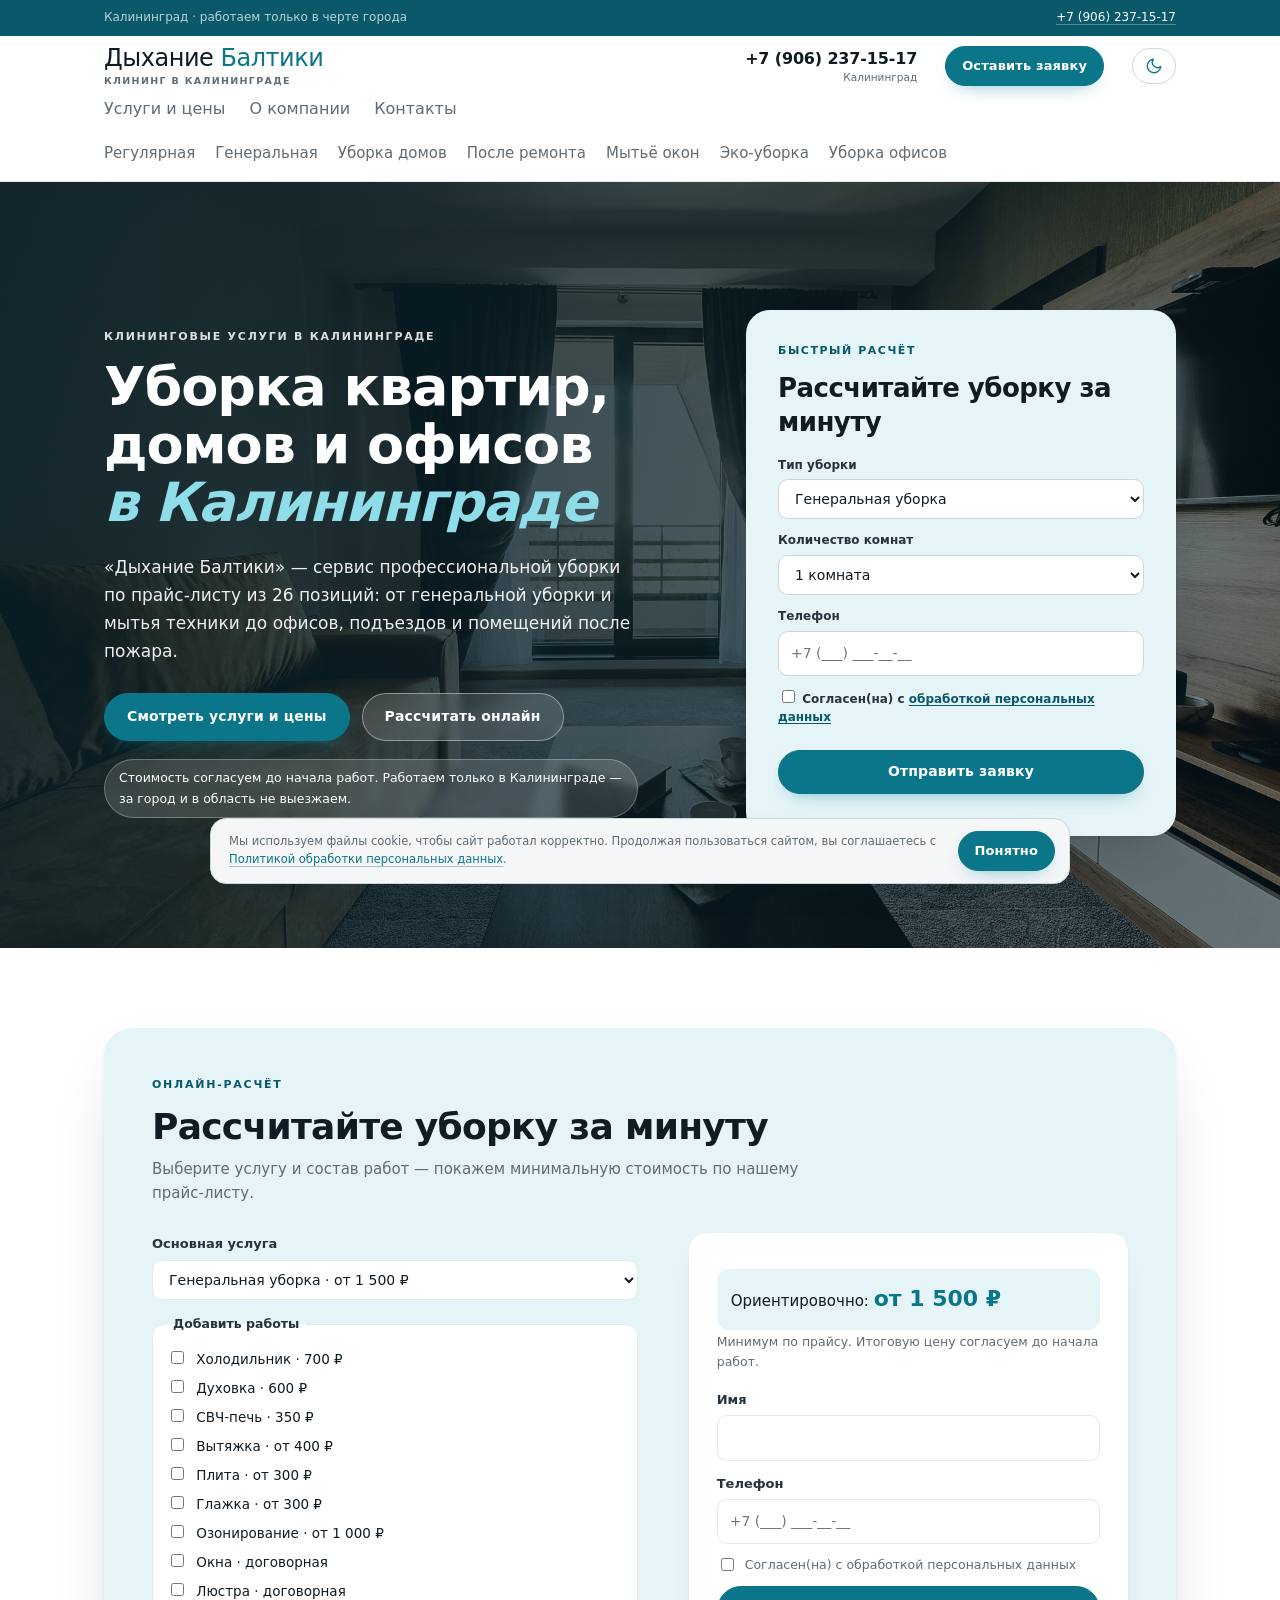
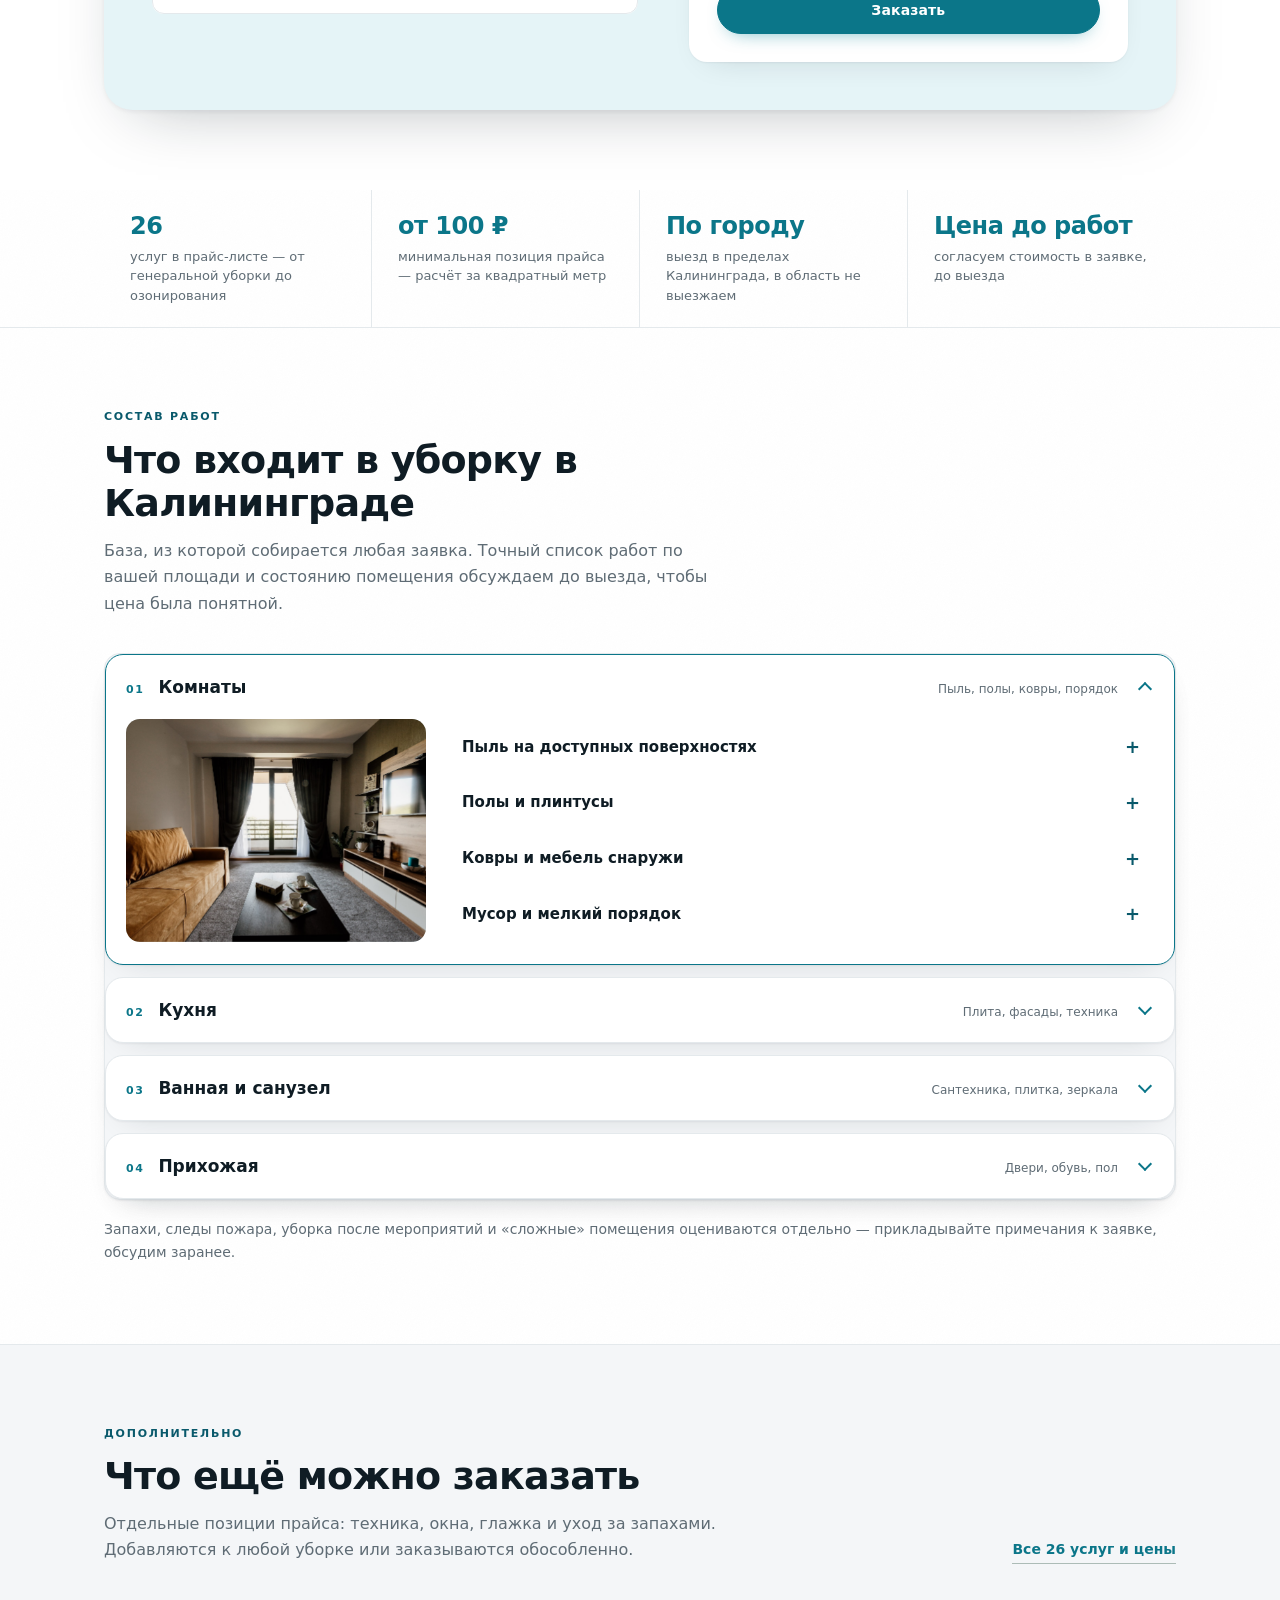
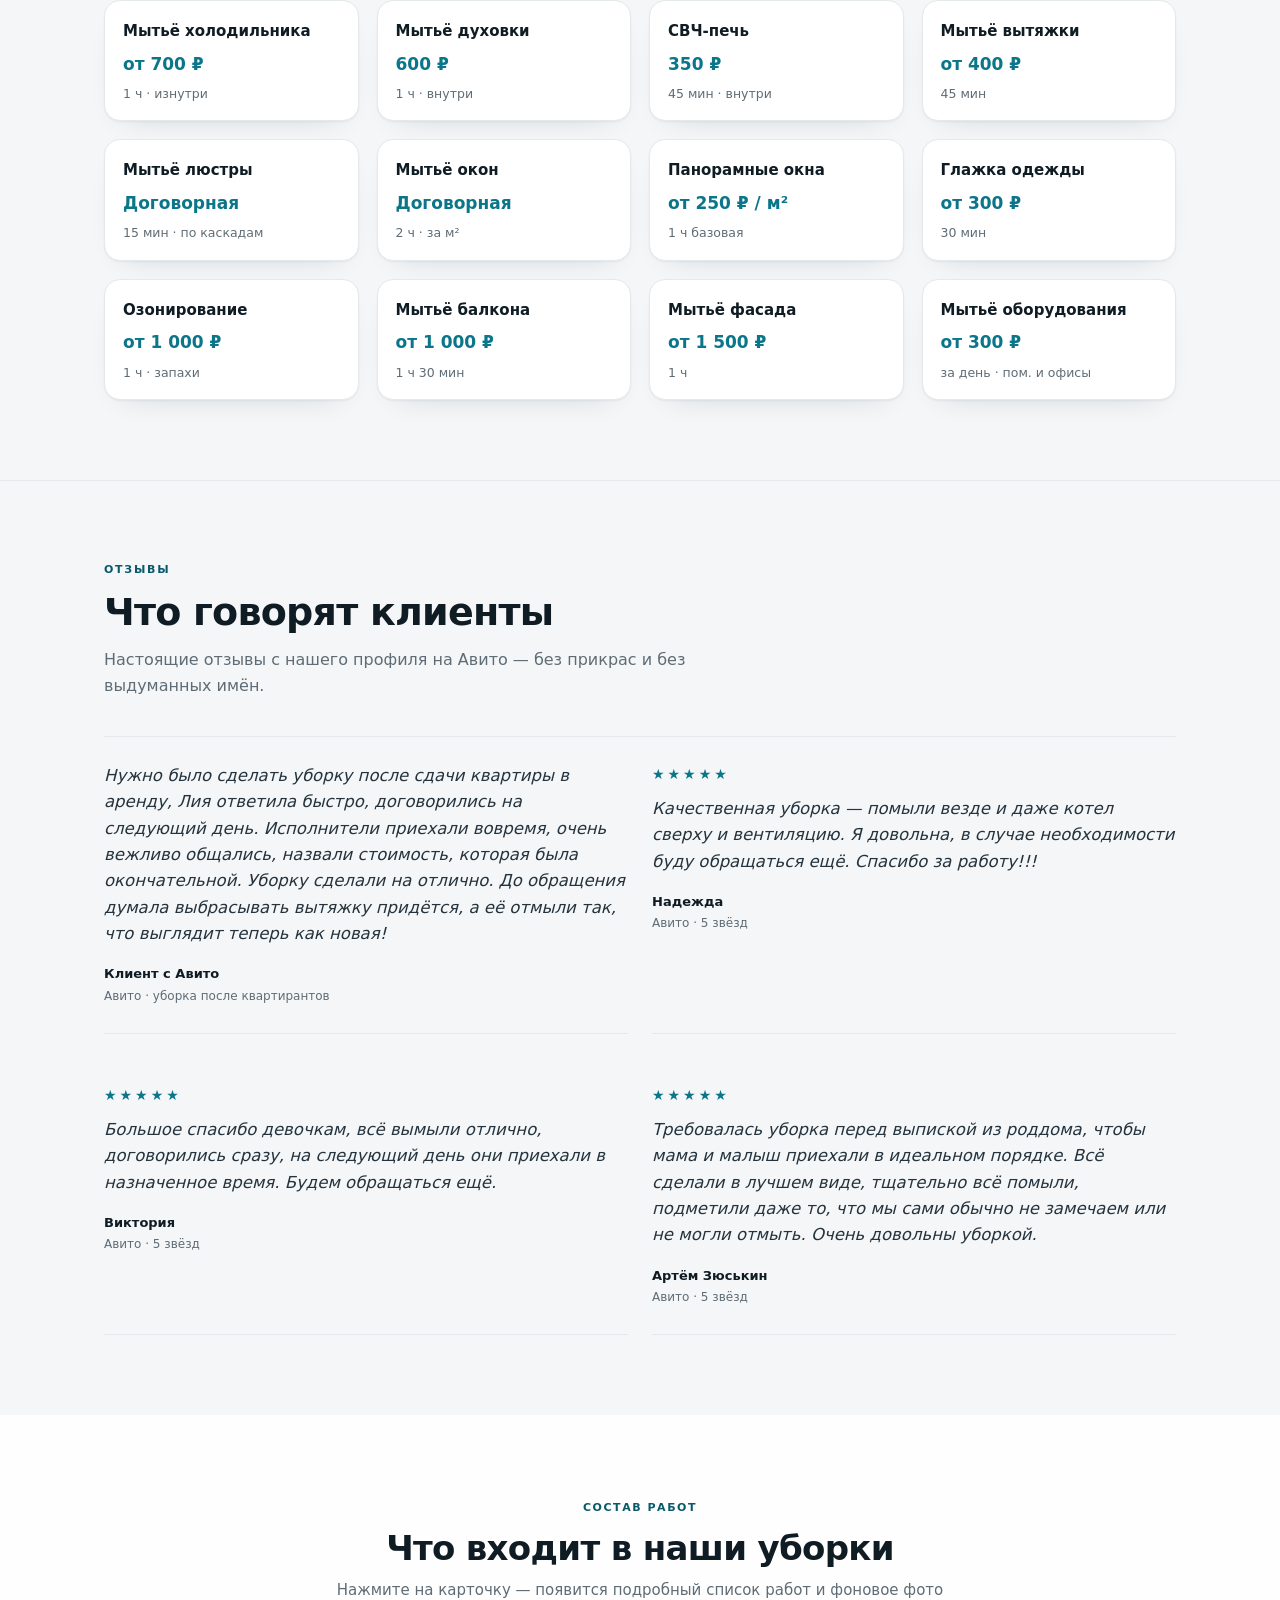
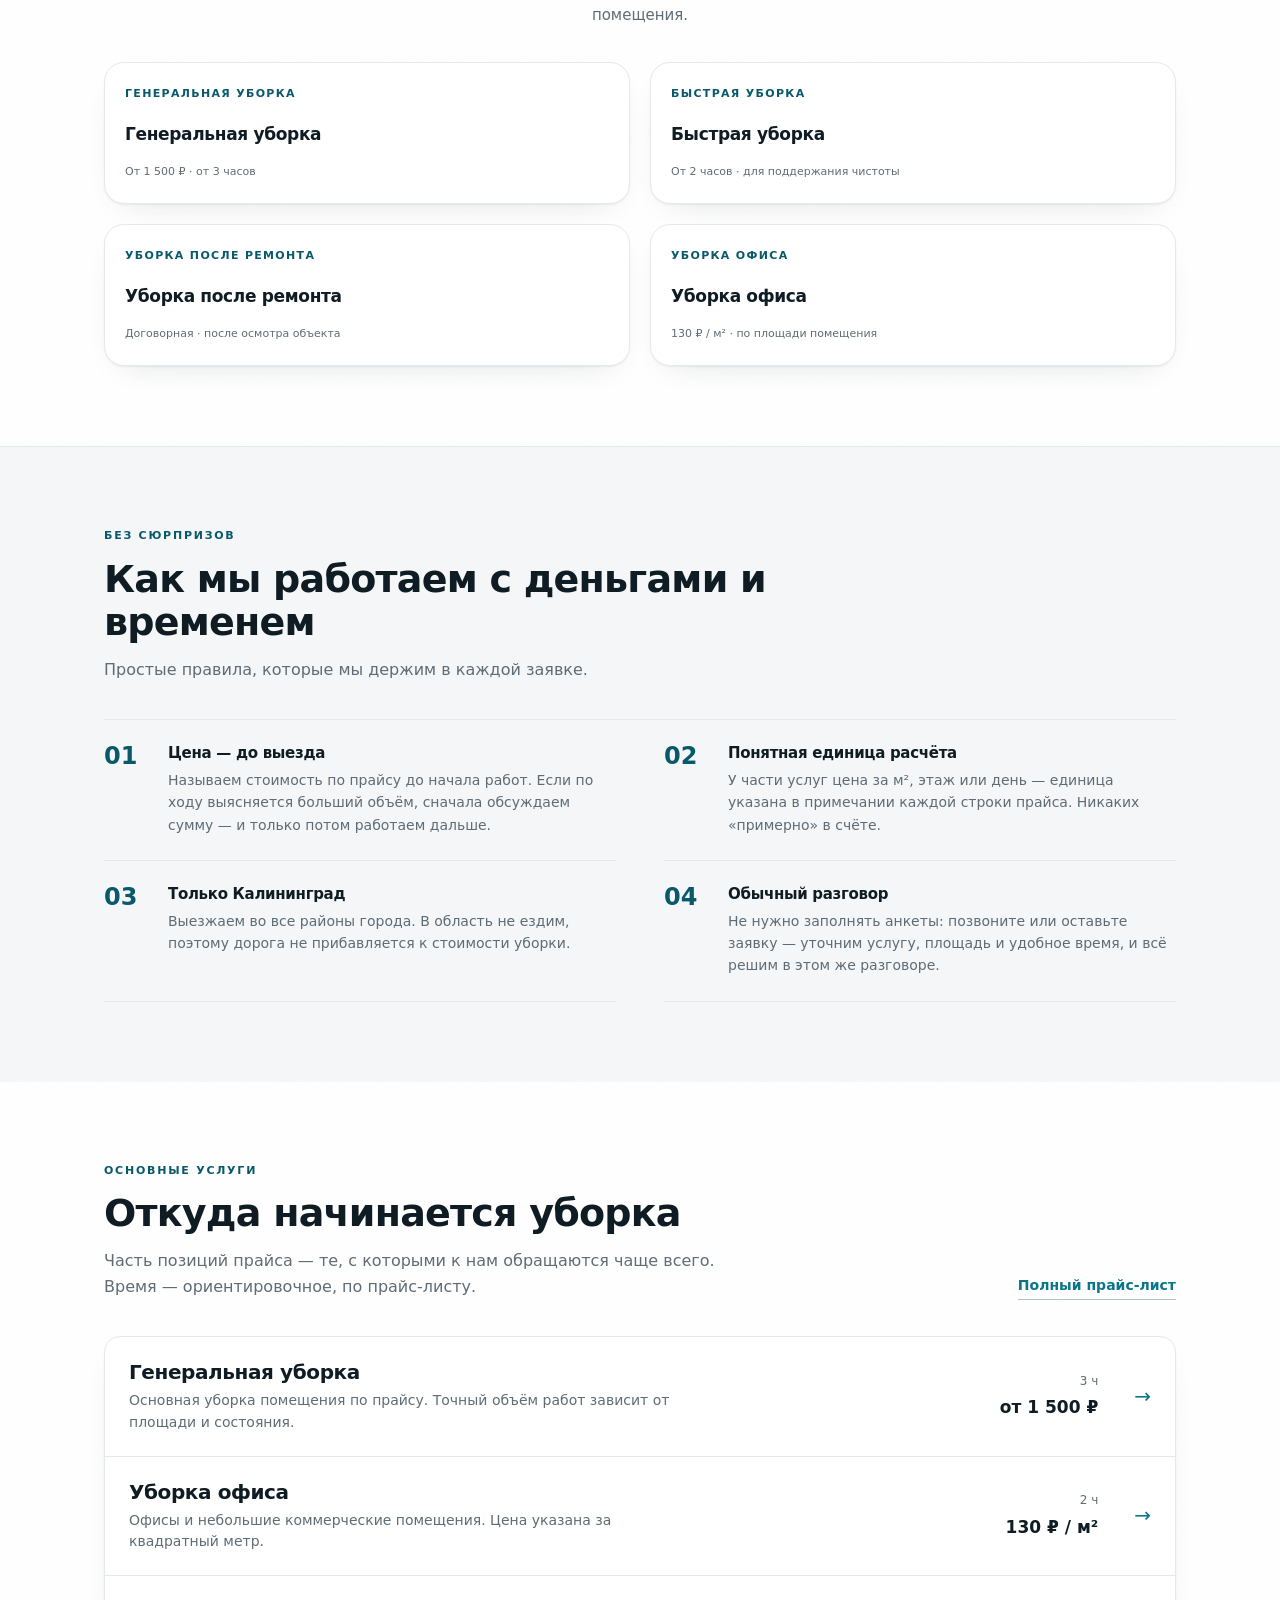
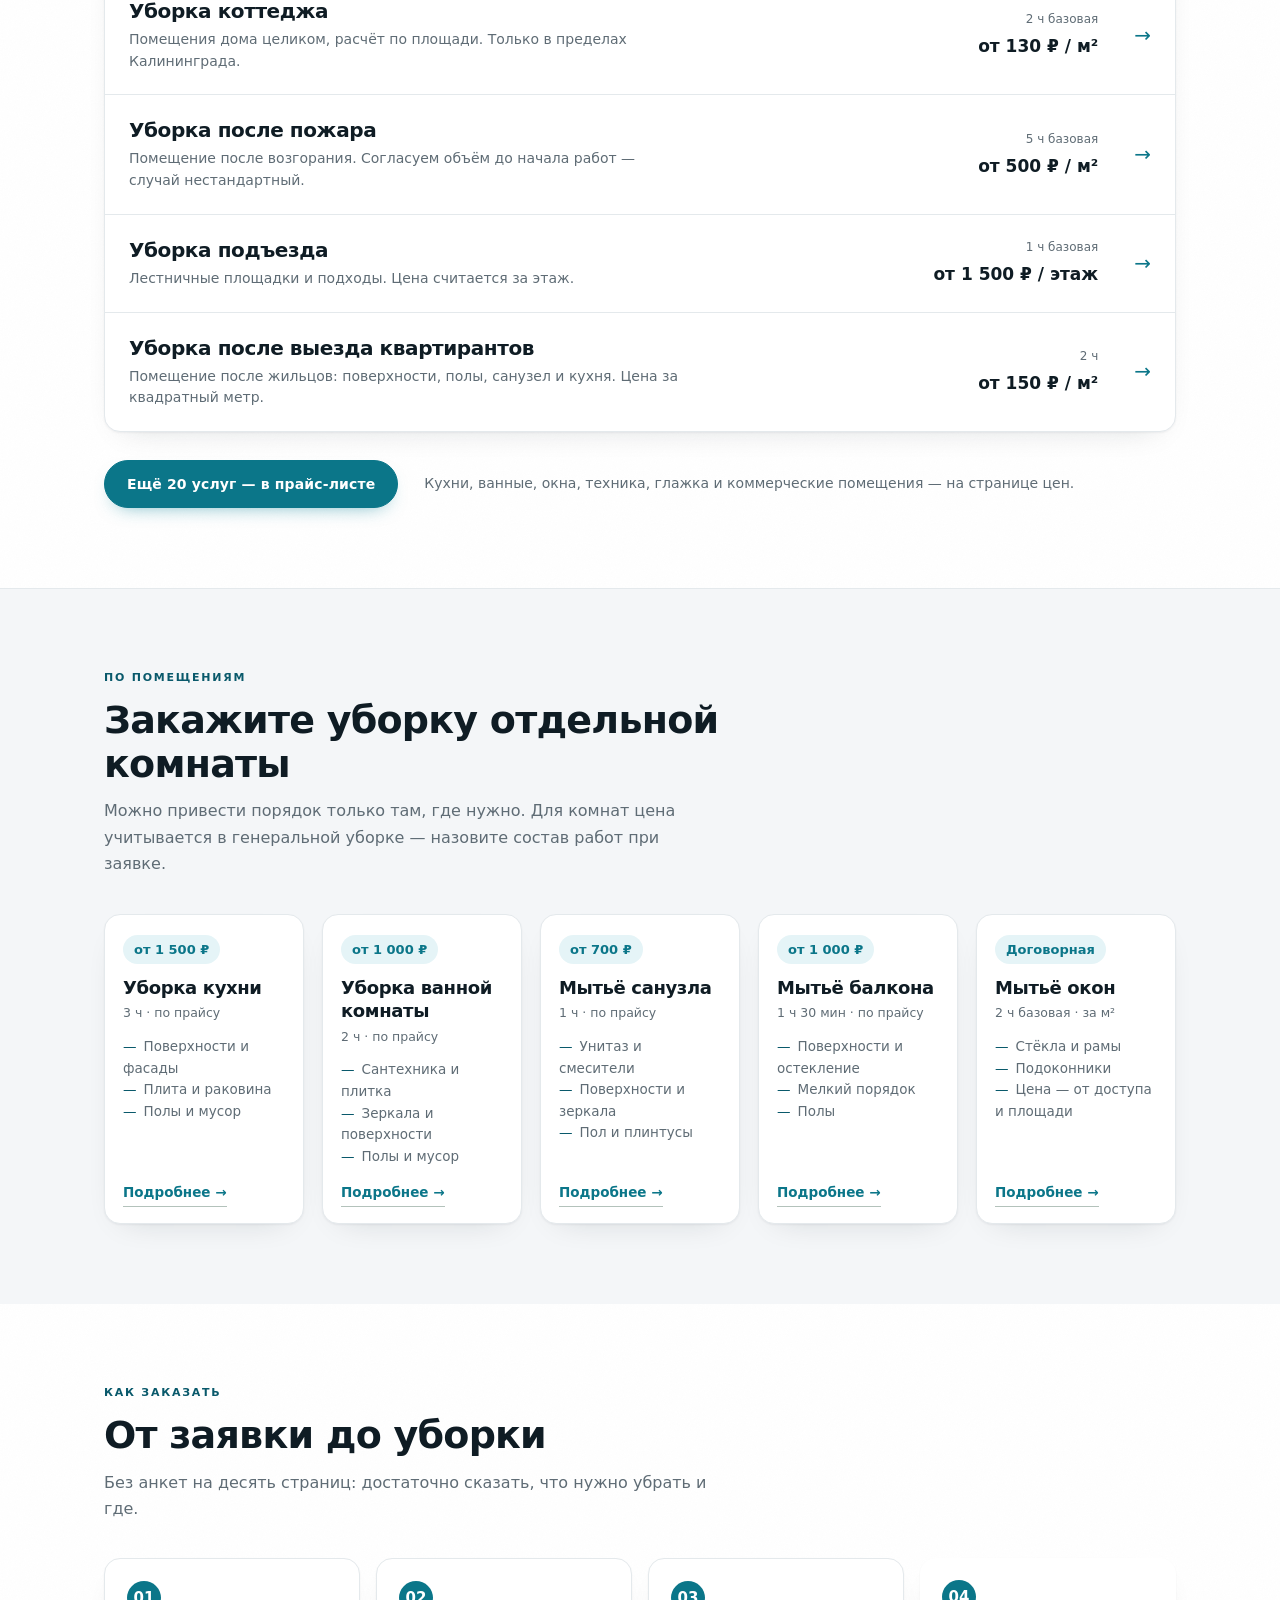
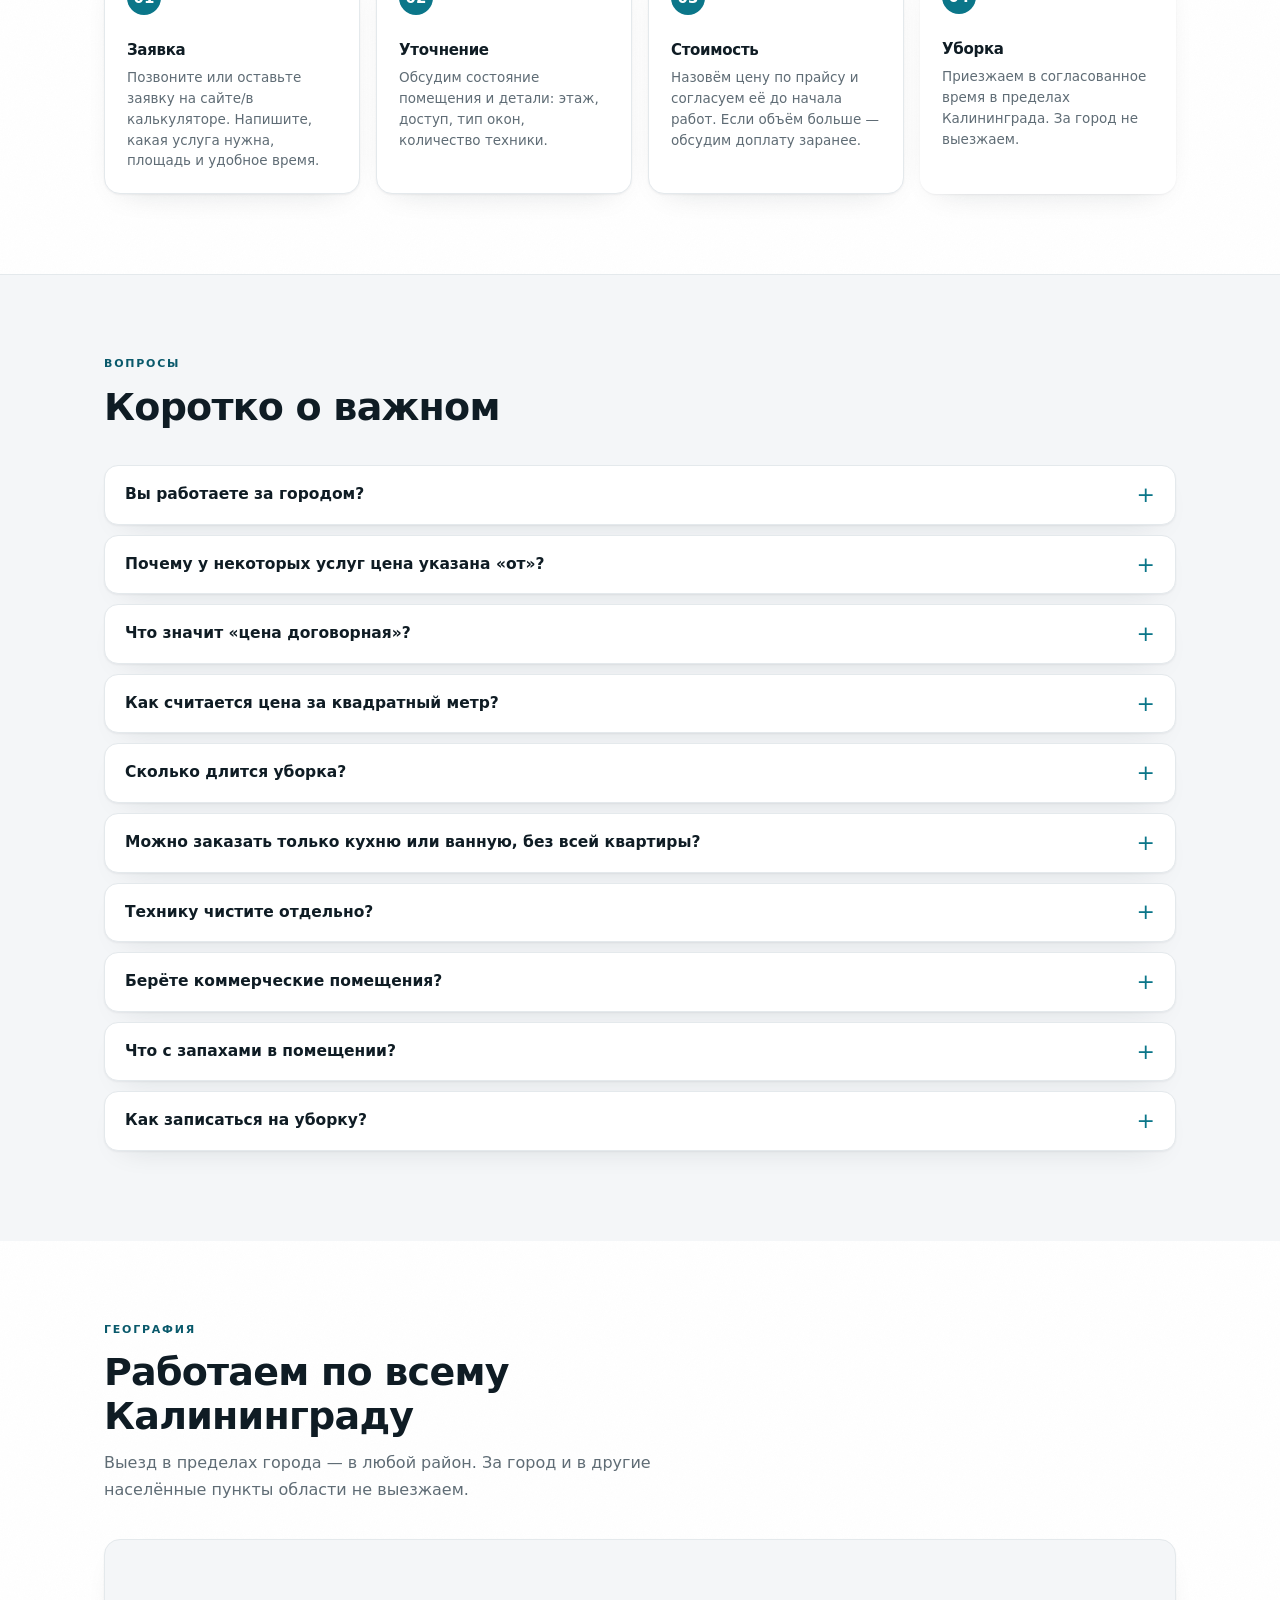
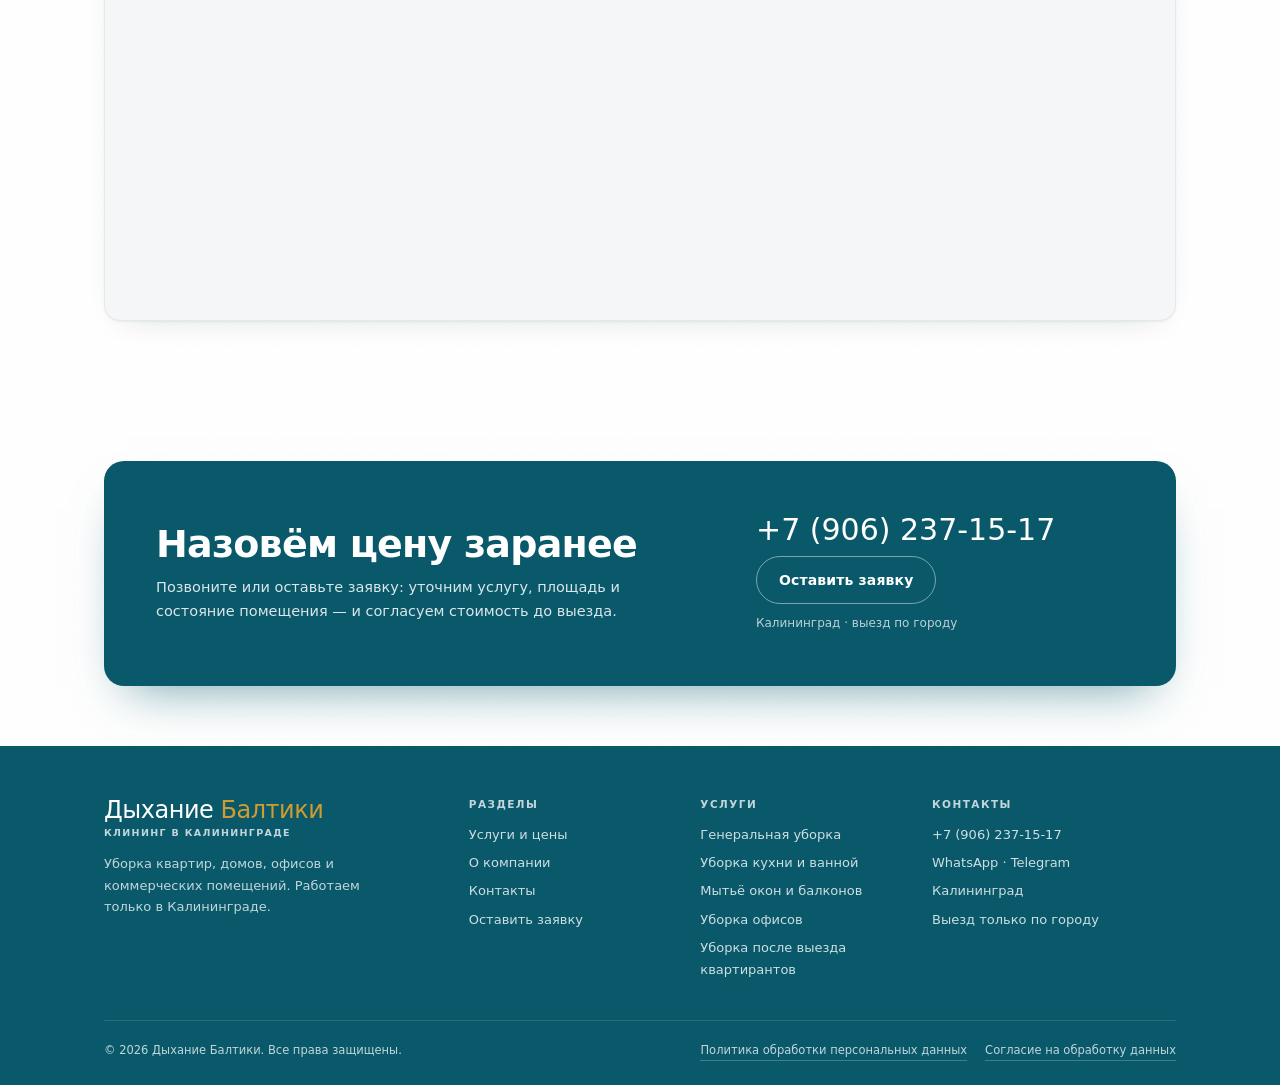
<file: index.html>
<!DOCTYPE html>
<html lang="ru">
<head>
  <meta charset="UTF-8">
  <meta name="viewport" content="width=device-width, initial-scale=1">
  <title>Дыхание Балтики — клининговые услуги в Калининграде: уборка квартир, домов и офисов</title>
  <meta name="description" content="Клининговые услуги в Калининграде. Онлайн-расчёт уборки, что входит в уборку, доп-работы, офисы и коммерческие помещения. Прайс-лист из 26 услуг, цены согласовываем до начала работ. Только Калининград.">
  <meta name="theme-color" content="#25503c">
  <link rel="icon" href="assets/favicon.svg" type="image/svg+xml">
  <link rel="stylesheet" href="styles.css">
</head>
<body>

  <div class="topbar">
    <div class="container topbar__inner">
      <span>Калининград · работаем только в черте города</span>
      <span><a href="tel:+79062371517">+7 (906) 237-15-17</a></span>
    </div>
  </div>

  <header class="header">
    <div class="container header__inner">
      <a class="logo" href="index.html">
        <span class="logo__name">Дыхание <span>Балтики</span></span>
        <span class="logo__sub">клининг в Калининграде</span>
      </a>

      <nav class="nav" id="nav" aria-label="Основная навигация">
        <div class="nav__main">
          <a href="services.html">Услуги и цены</a>
          <a href="about.html">О компании</a>
          <a href="contacts.html">Контакты</a>
        </div>
      </nav>

      <div class="header__services" aria-label="Виды уборки">
        <a href="cleaning-regular.html">Регулярная</a>
        <a href="cleaning-general.html">Генеральная</a>
        <a href="cleaning-house.html">Уборка домов</a>
        <a href="cleaning-post-renovation.html">После ремонта</a>
        <a href="cleaning-windows.html">Мытьё окон</a>
        <a href="cleaning-eco.html">Эко-уборка</a>
        <a href="cleaning-office.html">Уборка офисов</a>
      </div>

      <div class="header__phone">
        <a href="tel:+79062371517">+7 (906) 237-15-17</a>
        <small>Калининград</small>
      </div>

      <a class="btn btn--primary btn--sm header__cta" href="contacts.html#form">Оставить заявку</a>

      <button class="btn theme-toggle" type="button" id="themeToggle" aria-label="Переключить тему оформления" aria-pressed="false"><svg class="theme-toggle__icon theme-toggle__icon--moon" viewBox="0 0 24 24" width="18" height="18" aria-hidden="true"><path d="M21 12.79A9 9 0 1 1 11.21 3 7 7 0 0 0 21 12.79z"/></svg><svg class="theme-toggle__icon theme-toggle__icon--sun" viewBox="0 0 24 24" width="18" height="18" aria-hidden="true"><circle cx="12" cy="12" r="4"/><path d="M12 2v2M12 20v2M4.93 4.93l1.41 1.41M17.66 17.66l1.41 1.41M2 12h2M20 12h2M4.93 19.07l1.41-1.41M17.66 6.34l1.41-1.41"/></svg></button>

      <button class="burger" type="button" id="burger" aria-label="Открыть меню" aria-expanded="false" aria-controls="nav">
        <span></span><span></span><span></span>
      </button>
    </div>
  </header>

  <main>
    <!-- ============ HERO на фото чистой квартиры (как у референса) ============ -->
    <section class="hero hero--photo">
      <div class="container hero__grid">
        <div>
          <span class="overline">Клининговые услуги в Калининграде</span>
          <h1>Уборка квартир, домов и офисов <em>в Калининграде</em></h1>
          <p class="hero__lead">«Дыхание Балтики» — сервис профессиональной уборки по прайс-листу из 26 позиций: от генеральной уборки и мытья техники до офисов, подъездов и помещений после пожара.</p>

          <div class="hero__actions">
            <a class="btn btn--primary" href="services.html">Смотреть услуги и цены</a>
            <a class="btn btn--secondary hero__btn-ghost" href="#raschet">Рассчитать онлайн</a>
          </div>
          <p class="hero__note">Стоимость согласуем до начала работ. Работаем только в Калининграде — за город и в область не выезжаем.</p>
        </div>
        <div class="hero__calc">
          <div class="calc-quick" id="quick">
            <div class="calc-quick__head">
              <span class="overline">Быстрый расчёт</span>
              <h3>Рассчитайте уборку за минуту</h3>
            </div>
            <form id="calcQuickForm" novalidate>
              <div class="calc-quick__field">
                <label for="quickType">Тип уборки</label>
                <select id="quickType" name="type">
                  <option value="general">Генеральная уборка</option>
                  <option value="regular">Регулярная уборка</option>
                  <option value="house">Уборка дома / коттеджа</option>
                  <option value="post-renovation">Уборка после ремонта</option>
                  <option value="windows">Мытьё окон</option>
                  <option value="eco">Эко уборка</option>
                  <option value="office">Уборка офиса</option>
                </select>
              </div>
              <div class="calc-quick__field">
                <label for="quickRooms">Количество комнат</label>
                <select id="quickRooms" name="rooms">
                  <option value="1">1 комната</option>
                  <option value="2">2 комнаты</option>
                  <option value="3">3 комнаты</option>
                  <option value="4">4 комнаты</option>
                  <option value="5">5 комнат</option>
                </select>
              </div>
              <div class="calc-quick__field">
                <label for="quickPhone">Телефон</label>
                <input type="tel" id="quickPhone" name="phone" placeholder="+7 (___) ___-__-__" autocomplete="tel">
              </div>
              <label class="calc-quick__consent">
                <input type="checkbox" id="quickConsent">
                <span>Согласен(на) с <a href="privacy.html#consent">обработкой персональных данных</a></span>
              </label>
              <button class="btn btn--primary" type="submit">Отправить заявку</button>
            </form>
            <p id="calcQuickMsg" style="margin-top:10px;font-size:13px;color:var(--muted);text-align:center;"></p>
          </div>
        </div>
      </div>
    </section>

    <!-- ============ БОЛЬШОЙ КАЛЬКУЛЯТОР: отдельный «квадрат» со скруглёнными углами ============ -->
    <section class="section raschet" id="raschet">
      <div class="container">
        <div class="calc calc--big">
          <div class="calc__head">
            <span class="overline">Онлайн-расчёт</span>
            <h2>Рассчитайте уборку за минуту</h2>
            <p>Выберите услугу и состав работ — покажем минимальную стоимость по нашему прайс-листу.</p>
          </div>

          <form id="calcForm" class="calc__grid" novalidate>
            <div class="calc__col">
              <div class="calc__field">
                <label for="calcService">Основная услуга</label>
                <select id="calcService">
                  <option value="general" data-name="Генеральная уборка" data-price="1500" data-base="min">Генеральная уборка · от 1 500 ₽</option>
                  <option value="kitchen" data-name="Уборка кухни" data-price="1500" data-base="min">Уборка кухни · от 1 500 ₽</option>
                  <option value="bath" data-name="Уборка ванной комнаты" data-price="1000" data-base="min">Уборка ванной · от 1 000 ₽</option>
                  <option value="wc" data-name="Мытьё санузла" data-price="700" data-base="min">Мытьё санузла · от 700 ₽</option>
                  <option value="balcony" data-name="Мытьё балкона" data-price="1000" data-base="min">Мытьё балкона · от 1 000 ₽</option>
                  <option value="office" data-name="Уборка офиса" data-price="130" data-base="m2">Уборка офиса · 130 ₽/м²</option>
                  <option value="cottage" data-name="Уборка коттеджа" data-price="130" data-base="m2">Уборка коттеджа · от 130 ₽/м²</option>
                  <option value="tenants" data-name="Уборка после выезда квартирантов" data-price="150" data-base="m2">После квартирантов · от 150 ₽/м²</option>
                  <option value="party" data-name="Уборка после вечеринки" data-price="150" data-base="m2">После вечеринки · от 150 ₽/м²</option>
                  <option value="fire" data-name="Уборка после пожара" data-price="500" data-base="m2">После пожара · от 500 ₽/м²</option>
                  <option value="entrance" data-name="Уборка подъезда" data-price="1500" data-base="floor">Подъезд · от 1 500 ₽/этаж</option>
                </select>
              </div>

              <div class="calc__field" id="calcAreaWrap" hidden>
                <label for="calcArea">Площадь, м²</label>
                <input type="number" id="calcArea" min="1" step="1" value="50" inputmode="numeric">
              </div>

              <div class="calc__field" id="calcFloorsWrap" hidden>
                <label for="calcFloors">Этажей</label>
                <input type="number" id="calcFloors" min="1" step="1" value="1" inputmode="numeric">
              </div>

              <fieldset class="calc__extras">
                <legend>Добавить работы</legend>
                <label><input type="checkbox" data-price="700" data-name="мытьё холодильника"> Холодильник · 700 ₽</label>
                <label><input type="checkbox" data-price="600" data-name="мытьё духовки"> Духовка · 600 ₽</label>
                <label><input type="checkbox" data-price="350" data-name="мытьё СВЧ-печи"> СВЧ-печь · 350 ₽</label>
                <label><input type="checkbox" data-price="400" data-name="мытьё вытяжки"> Вытяжка · от 400 ₽</label>
                <label><input type="checkbox" data-price="300" data-name="мытьё плиты"> Плита · от 300 ₽</label>
                <label><input type="checkbox" data-price="300" data-name="глажка одежды"> Глажка · от 300 ₽</label>
                <label><input type="checkbox" data-price="1000" data-name="озонирование"> Озонирование · от 1 000 ₽</label>
                <label><input type="checkbox" data-negotiable data-name="мытьё окон"> Окна · договорная</label>
                <label><input type="checkbox" data-negotiable data-name="мытьё люстры"> Люстра · договорная</label>
              </fieldset>
            </div>

            <div class="calc__col calc__col--side">
              <p class="calc__total">
                Ориентировочно: <strong id="calcTotal">от 1 500 ₽</strong>
                <span id="calcNegotiable" class="calc__negotiable" hidden>+ позиции по согласованию</span>
              </p>
              <p class="calc__hint">Минимум по прайсу. Итоговую цену согласуем до начала работ.</p>

              <div class="calc__field">
                <label for="calcName">Имя</label>
                <input type="text" id="calcName" name="name" autocomplete="name">
              </div>

              <div class="calc__field">
                <label for="calcPhone">Телефон</label>
                <input type="tel" id="calcPhone" name="phone" placeholder="+7 (___) ___-__-__" autocomplete="tel">
              </div>

              <label class="calc__consent">
                <input type="checkbox" id="calcConsent">
                <span>Согласен(на) с <a href="privacy.html#consent">обработкой персональных данных</a></span>
              </label>

              <p class="calc__error" id="calcError" aria-live="polite"></p>

              <button class="btn btn--primary btn--block" type="submit">Заказать</button>
            </div>

            <div class="calc__success" id="calcSuccess" hidden tabindex="-1">
              <p><strong>Расчёт принят!</strong></p>
              <p>Итог: <span id="calcSuccessSummary"></span></p>
              <p>Мы свяжемся с вами для уточнения деталей. Если вопрос срочный — <a href="tel:+79062371517">позвоните нам</a>.</p>
            </div>
          </form>
        </div>
      </div>
    </section>

    <!-- ============ ПОЛОСА ФАКТОВ (вместо счётчика м² — только реальные данные) ============ -->
    <section class="statbar" aria-label="Основные факты о компании">
      <div class="container">
        <ul class="statbar__list">
          <li>
            <span class="statbar__value">26</span>
            <span class="statbar__label">услуг в прайс-листе — от генеральной уборки до озонирования</span>
          </li>
          <li>
            <span class="statbar__value">от 100 ₽</span>
            <span class="statbar__label">минимальная позиция прайса — расчёт за квадратный метр</span>
          </li>
          <li>
            <span class="statbar__value">По городу</span>
            <span class="statbar__label">выезд в пределах Калининграда, в область не выезжаем</span>
          </li>
          <li>
            <span class="statbar__value">Цена до работ</span>
            <span class="statbar__label">согласуем стоимость в заявке, до выезда</span>
          </li>
        </ul>
      </div>
    </section>

    <!-- ============ ЧТО ВХОДИТ В УБОРКУ: ВКЛАДКИ ПО ПОМЕЩЕНИЯМ ============ -->
    <section class="section">
      <div class="container">
        <div class="section__head">
          <span class="overline">Состав работ</span>
          <h2>Что входит в уборку в Калининграде</h2>
          <p class="section__sub">База, из которой собирается любая заявка. Точный список работ по вашей площади и состоянию помещения обсуждаем до выезда, чтобы цена была понятной.</p>
        </div>

        <div class="included included--accordion">
          <details class="included__item" open>
            <summary>
              <span class="included__num">01</span>
              <span class="included__name">Комнаты</span>
              <span class="included__meta">Пыль, полы, ковры, порядок</span>
            </summary>
            <div class="included__body">
              <figure class="included__photo">
                <img src="assets/hero-apartment.jpg" alt="Светлая комната после уборки" loading="lazy">
              </figure>
              <ul class="worklist">
                <li>
                  <details>
                    <summary>Пыль на доступных поверхностях</summary>
                    <div class="worklist__text">Протираем полки, столы, подоконники и другие открытые поверхности. Отдельные позиции — мытьё люстр, техники и окон.</div>
                  </details>
                </li>
                <li>
                  <details>
                    <summary>Полы и плинтусы</summary>
                    <div class="worklist__text">Пропылесосим и вымоем полы, включая плинтусы и углы. Мебель по согласованию можно аккуратно отодвинуть для уборки отдельных зон.</div>
                  </details>
                </li>
                <li>
                  <details>
                    <summary>Ковры и мебель снаружи</summary>
                    <div class="worklist__text">Пропылесосим ковры и мягкую мебель с внешней стороны. Глубокая чистка обивки — отдельная услуга, обсуждается при заявке.</div>
                  </details>
                </li>
                <li>
                  <details>
                    <summary>Мусор и мелкий порядок</summary>
                    <div class="worklist__text">Соберём мусор и вынесем мешки, заправим кровати, сложим по местам вещи, где это возможно.</div>
                  </details>
                </li>
              </ul>
            </div>
          </details>

          <details class="included__item">
            <summary>
              <span class="included__num">02</span>
              <span class="included__name">Кухня</span>
              <span class="included__meta">Плита, фасады, техника</span>
            </summary>
            <div class="included__body">
              <figure class="included__photo">
                <img src="assets/clean-room.jpg" alt="Чистая кухня после уборки" loading="lazy">
              </figure>
              <ul class="worklist">
                <li>
                  <details>
                    <summary>Поверхности и фасады</summary>
                    <div class="worklist__text">Отмоем рабочую зону, фасады гарнитура снаружи, стол и подоконник от пыли и привычных загрязнений.</div>
                  </details>
                </li>
                <li>
                  <details>
                    <summary>Плита и раковина</summary>
                    <div class="worklist__text">Чистим плиту, варочную панель и раковину. Сильные застарелые загрязнения уточняются заранее — от этого зависит время и цена.</div>
                  </details>
                </li>
                <li>
                  <details>
                    <summary>Техника внутри и снаружи</summary>
                    <div class="worklist__text">Снаружи протираем всю технику. Мытьё холодильника, духовки, микроволновой печи и вытяжки внутри — отдельные позиции прайса.</div>
                  </details>
                </li>
                <li>
                  <details>
                    <summary>Мусор и пол</summary>
                    <div class="worklist__text">Меняем мешок в урне, убираем мусор, пылесосим и моем пол, включая зону под кухонным гарнитуром по доступности.</div>
                  </details>
                </li>
              </ul>
            </div>
          </details>

          <details class="included__item">
            <summary>
              <span class="included__num">03</span>
              <span class="included__name">Ванная и санузел</span>
              <span class="included__meta">Сантехника, плитка, зеркала</span>
            </summary>
            <div class="included__body">
              <figure class="included__photo">
                <img src="assets/clean-room.jpg" alt="Чистая ванная комната после уборки" loading="lazy">
              </figure>
              <ul class="worklist">
                <li>
                  <details>
                    <summary>Сантехника</summary>
                    <div class="worklist__text">Отмываем ванную или душевую, чистим унитаз и смесители до блеска. Глубокая уборка санузла — отдельная позиция прайса.</div>
                  </details>
                </li>
                <li>
                  <details>
                    <summary>Плитка и зеркала</summary>
                    <div class="worklist__text">Протираем кафель от налёта, моем зеркала и стеклянные поверхности без разводов.</div>
                  </details>
                </li>
                <li>
                  <details>
                    <summary>Порядок на полках</summary>
                    <div class="worklist__text">Расставим аккуратно флаконы и полотенца. Каждая вещь остаётся на своём месте или там, где вы укажете.</div>
                  </details>
                </li>
                <li>
                  <details>
                    <summary>Мусор и пол</summary>
                    <div class="worklist__text">Меняем мешок, выносим мусор, моем пол и плинтусы, включая зону под стиральной машиной и раковиной.</div>
                  </details>
                </li>
              </ul>
            </div>
          </details>

          <details class="included__item">
            <summary>
              <span class="included__num">04</span>
              <span class="included__name">Прихожая</span>
              <span class="included__meta">Двери, обувь, пол</span>
            </summary>
            <div class="included__body">
              <figure class="included__photo">
                <img src="assets/hero-apartment.jpg" alt="Прихожая после уборки" loading="lazy">
              </figure>
              <ul class="worklist">
                <li>
                  <details>
                    <summary>Зеркала и двери</summary>
                    <div class="worklist__text">Моем зеркала, протираем дверные ручки и полотна дверей, выключатели.</div>
                  </details>
                </li>
                <li>
                  <details>
                    <summary>Обувь и вещи</summary>
                    <div class="worklist__text">Аккуратно расставим обувь и разложим верхнюю одежду там, где у вас принято хранить.</div>
                  </details>
                </li>
                <li>
                  <details>
                    <summary>Верхние поверхности</summary>
                    <div class="worklist__text">Убираем пыль с антресолей и верхних полок по доступности, протираем стены от следов пыли.</div>
                  </details>
                </li>
                <li>
                  <details>
                    <summary>Пол с ковриком</summary>
                    <div class="worklist__text">Пропылесосим и вымоем пол, вытряхнем или пропылесосим входной коврик.</div>
                  </details>
                </li>
              </ul>
            </div>
          </details>
        </div>

                <p class="included__note">Запахи, следы пожара, уборка после мероприятий и «сложные» помещения оцениваются отдельно — прикладывайте примечания к заявке, обсудим заранее.</p>
      </div>
    </section>

    <!-- ============ ДОПОЛНИТЕЛЬНО: СЕТКА КАРТОЧЕК ============ -->
    <section class="section section--alt">
      <div class="container">
        <div class="section__head section__head--row">
          <div>
            <span class="overline">Дополнительно</span>
            <h2>Что ещё можно заказать</h2>
            <p class="section__sub">Отдельные позиции прайса: техника, окна, глажка и уход за запахами. Добавляются к любой уборке или заказываются обособленно.</p>
          </div>
          <a class="link-more" href="services.html">Все 26 услуг и цены</a>
        </div>

        <div class="extras">
          <a class="extra-card" href="services.html">
            <span class="extra-card__title">Мытьё холодильника</span>
            <span class="extra-card__price">от 700 ₽</span>
            <span class="extra-card__meta">1 ч · изнутри</span>
          </a>
          <a class="extra-card" href="services.html">
            <span class="extra-card__title">Мытьё духовки</span>
            <span class="extra-card__price">600 ₽</span>
            <span class="extra-card__meta">1 ч · внутри</span>
          </a>
          <a class="extra-card" href="services.html">
            <span class="extra-card__title">СВЧ-печь</span>
            <span class="extra-card__price">350 ₽</span>
            <span class="extra-card__meta">45 мин · внутри</span>
          </a>
          <a class="extra-card" href="services.html">
            <span class="extra-card__title">Мытьё вытяжки</span>
            <span class="extra-card__price">от 400 ₽</span>
            <span class="extra-card__meta">45 мин</span>
          </a>
          <a class="extra-card" href="services.html">
            <span class="extra-card__title">Мытьё люстры</span>
            <span class="extra-card__price">Договорная</span>
            <span class="extra-card__meta">15 мин · по каскадам</span>
          </a>
          <a class="extra-card" href="services.html">
            <span class="extra-card__title">Мытьё окон</span>
            <span class="extra-card__price">Договорная</span>
            <span class="extra-card__meta">2 ч · за м²</span>
          </a>
          <a class="extra-card" href="services.html">
            <span class="extra-card__title">Панорамные окна</span>
            <span class="extra-card__price">от 250 ₽ / м²</span>
            <span class="extra-card__meta">1 ч базовая</span>
          </a>
          <a class="extra-card" href="services.html">
            <span class="extra-card__title">Глажка одежды</span>
            <span class="extra-card__price">от 300 ₽</span>
            <span class="extra-card__meta">30 мин</span>
          </a>
          <a class="extra-card" href="services.html">
            <span class="extra-card__title">Озонирование</span>
            <span class="extra-card__price">от 1 000 ₽</span>
            <span class="extra-card__meta">1 ч · запахи</span>
          </a>
          <a class="extra-card" href="services.html">
            <span class="extra-card__title">Мытьё балкона</span>
            <span class="extra-card__price">от 1 000 ₽</span>
            <span class="extra-card__meta">1 ч 30 мин</span>
          </a>
          <a class="extra-card" href="services.html">
            <span class="extra-card__title">Мытьё фасада</span>
            <span class="extra-card__price">от 1 500 ₽</span>
            <span class="extra-card__meta">1 ч</span>
          </a>
          <a class="extra-card" href="services.html">
            <span class="extra-card__title">Мытьё оборудования</span>
            <span class="extra-card__price">от 300 ₽</span>
            <span class="extra-card__meta">за день · пом. и офисы</span>
          </a>
        </div>
      </div>
    </section>

    <!-- ============ ОТЗЫВЫ КЛИЕНТОВ (реальные, с Авито) ============ -->
    <section class="section section--alt">
      <div class="container">
        <div class="section__head section__head--row">
          <div>
            <span class="overline">Отзывы</span>
            <h2>Что говорят клиенты</h2>
            <p class="section__sub">Настоящие отзывы с нашего профиля на Авито — без прикрас и без выдуманных имён.</p>
          </div>
        </div>

        <div class="reviews">
          <figure class="review">
            <blockquote class="review__text">Нужно было сделать уборку после сдачи квартиры в аренду, Лия ответила быстро, договорились на следующий день. Исполнители приехали вовремя, очень вежливо общались, назвали стоимость, которая была окончательной. Уборку сделали на отлично. До обращения думала выбрасывать вытяжку придётся, а её отмыли так, что выглядит теперь как новая!</blockquote>
            <figcaption class="review__author">Клиент с Авито <span>Авито · уборка после квартирантов</span></figcaption>
          </figure>

          <figure class="review">
            <div class="review__stars" role="img" aria-label="Оценка: 5 из 5">★★★★★</div>
            <blockquote class="review__text">Качественная уборка — помыли везде и даже котел сверху и вентиляцию. Я довольна, в случае необходимости буду обращаться ещё. Спасибо за работу!!!</blockquote>
            <figcaption class="review__author">Надежда <span>Авито · 5 звёзд</span></figcaption>
          </figure>

          <figure class="review">
            <div class="review__stars" role="img" aria-label="Оценка: 5 из 5">★★★★★</div>
            <blockquote class="review__text">Большое спасибо девочкам, всё вымыли отлично, договорились сразу, на следующий день они приехали в назначенное время. Будем обращаться ещё.</blockquote>
            <figcaption class="review__author">Виктория <span>Авито · 5 звёзд</span></figcaption>
          </figure>

          <figure class="review">
            <div class="review__stars" role="img" aria-label="Оценка: 5 из 5">★★★★★</div>
            <blockquote class="review__text">Требовалась уборка перед выпиской из роддома, чтобы мама и малыш приехали в идеальном порядке. Всё сделали в лучшем виде, тщательно всё помыли, подметили даже то, что мы сами обычно не замечаем или не могли отмыть. Очень довольны уборкой.</blockquote>
            <figcaption class="review__author">Артём Зюськин <span>Авито · 5 звёзд</span></figcaption>
          </figure>
        </div>
      </div>
    </section>

    

    <!-- ============ ЧТО ВХОДИТ В НАШИ УБОРКИ — 4 ВИДЖЕТА ============ -->
    <section class="section clean-includes">
      <div class="container">
        <div class="clean-includes__head">
          <span class="overline">Состав работ</span>
          <h2>Что входит в наши уборки</h2>
          <p>Нажмите на карточку — появится подробный список работ и фоновое фото помещения.</p>
        </div>

        <div class="clean-widgets">
          <!-- Генеральная -->
          <article class="clean-widget" style="--bg-image: url('assets/hero-apartment.jpg');">
            <div class="clean-widget__bg" style="background-image: var(--bg-image);"></div>
            <div class="clean-widget__content">
              <div class="clean-widget__tag">Генеральная уборка</div>
              <h3 class="clean-widget__title">Генеральная уборка</h3>
              <ul class="clean-widget__list">
                <li>Влажная уборка всех поверхностей и мебели</li>
                <li>Мытьё полов и плинтусов в комнатах</li>
                <li>Уборка кухни: плита, раковина, фасады</li>
                <li>Уборка санузла: сантехника, плитка, зеркала</li>
                <li>Вынос мусора и заправка кроватей</li>
                <li>Пыль с доступных верхних поверхностей</li>
              </ul>
              <p class="clean-widget__hint">От 1 500 ₽ · от 3 часов</p>
            </div>
          </article>

          <!-- Быстрая -->
          <article class="clean-widget" style="--bg-image: url('assets/clean-room.jpg');">
            <div class="clean-widget__bg" style="background-image: var(--bg-image);"></div>
            <div class="clean-widget__content">
              <div class="clean-widget__tag">Быстрая уборка</div>
              <h3 class="clean-widget__title">Быстрая уборка</h3>
              <ul class="clean-widget__list">
                <li>Уборка кухни и санузла</li>
                <li>Пыль на доступных поверхностях</li>
                <li>Полы и плинтусы в комнатах</li>
                <li>Вынос мусора</li>
                <li>Мелкий порядок: вещи на места</li>
                <li>Оптимально для поддержания чистоты</li>
              </ul>
              <p class="clean-widget__hint">От 2 часов · для поддержания чистоты</p>
            </div>
          </article>

          <!-- После ремонта -->
          <article class="clean-widget" style="--bg-image: url('assets/hero-apartment.jpg');">
            <div class="clean-widget__bg" style="background-image: var(--bg-image);"></div>
            <div class="clean-widget__content">
              <div class="clean-widget__tag">Уборка после ремонта</div>
              <h3 class="clean-widget__title">Уборка после ремонта</h3>
              <ul class="clean-widget__list">
                <li>Удаление пыли и строительного мусора</li>
                <li>Мытьё окон, рам и подоконников от цемента</li>
                <li>Очистка плитки, сантехники и фуги</li>
                <li>Полы: влажная уборка с удалением пятен</li>
                <li>Окна и стеклянные поверхности без разводов</li>
                <li>Уборка вентиляционных решёток и светильников</li>
              </ul>
              <p class="clean-widget__hint">Договорная · после осмотра объекта</p>
            </div>
          </article>

          <!-- Офис -->
          <article class="clean-widget" style="--bg-image: url('assets/clean-room.jpg');">
            <div class="clean-widget__bg" style="background-image: var(--bg-image);"></div>
            <div class="clean-widget__content">
              <div class="clean-widget__tag">Уборка офиса</div>
              <h3 class="clean-widget__title">Уборка офиса</h3>
              <ul class="clean-widget__list">
                <li>Влажная уборка рабочих поверхностей и столов</li>
                <li>Очистка кресел и мягкой мебели снаружи</li>
                <li>Моем полы и плинтусы в кабинетах</li>
                <li>Санузел: унитаз, раковина, смесители</li>
                <li>Вынос мусора и замена пакетов в урнах</li>
                <li>Пыль с техники, полок и подоконников</li>
              </ul>
              <p class="clean-widget__hint">130 ₽ / м² · по площади помещения</p>
            </div>
          </article>
        </div>
      </div>
    </section>

    <!-- ============ БЕЗ СЮРПРИЗОВ: ПРЕИМУЩЕСТВА ============ -->
    <section class="section section--alt">
      <div class="container">
        <div class="section__head">
          <span class="overline">Без сюрпризов</span>
          <h2>Как мы работаем с деньгами и временем</h2>
          <p class="section__sub">Простые правила, которые мы держим в каждой заявке.</p>
        </div>

        <div class="principles">
          <article class="principle">
            <span class="principle__num">01</span>
            <div>
              <h3>Цена — до выезда</h3>
              <p>Называем стоимость по прайсу до начала работ. Если по ходу выясняется больший объём, сначала обсуждаем сумму — и только потом работаем дальше.</p>
            </div>
          </article>

          <article class="principle">
            <span class="principle__num">02</span>
            <div>
              <h3>Понятная единица расчёта</h3>
              <p>У части услуг цена за м², этаж или день — единица указана в примечании каждой строки прайса. Никаких «примерно» в счёте.</p>
            </div>
          </article>

          <article class="principle">
            <span class="principle__num">03</span>
            <div>
              <h3>Только Калининград</h3>
              <p>Выезжаем во все районы города. В область не ездим, поэтому дорога не прибавляется к стоимости уборки.</p>
            </div>
          </article>

          <article class="principle">
            <span class="principle__num">04</span>
            <div>
              <h3>Обычный разговор</h3>
              <p>Не нужно заполнять анкеты: позвоните или оставьте заявку — уточним услугу, площадь и удобное время, и всё решим в этом же разговоре.</p>
            </div>
          </article>
        </div>
      </div>
    </section>

    <!-- ============ ОСНОВНЫЕ УСЛУГИ: СТРОКИ С ЦЕНАМИ ============ -->
    <section class="section">
      <div class="container">
        <div class="section__head section__head--row">
          <div>
            <span class="overline">Основные услуги</span>
            <h2>Откуда начинается уборка</h2>
            <p class="section__sub">Часть позиций прайса — те, с которыми к нам обращаются чаще всего. Время — ориентировочное, по прайс-листу.</p>
          </div>
          <a class="link-more" href="services.html">Полный прайс-лист</a>
        </div>

        <div class="service-list">
          <a class="service-row" href="services.html">
            <div class="service-row__body">
              <h3>Генеральная уборка</h3>
              <p>Основная уборка помещения по прайсу. Точный объём работ зависит от площади и состояния.</p>
            </div>
            <div class="service-row__side">
              <span class="service-row__time">3 ч</span>
              <span class="service-row__price">от 1 500 ₽</span>
            </div>
            <span class="service-row__arrow" aria-hidden="true">→</span>
          </a>

          <a class="service-row" href="services.html">
            <div class="service-row__body">
              <h3>Уборка офиса</h3>
              <p>Офисы и небольшие коммерческие помещения. Цена указана за квадратный метр.</p>
            </div>
            <div class="service-row__side">
              <span class="service-row__time">2 ч</span>
              <span class="service-row__price">130 ₽ / м²</span>
            </div>
            <span class="service-row__arrow" aria-hidden="true">→</span>
          </a>

          <a class="service-row" href="services.html">
            <div class="service-row__body">
              <h3>Уборка коттеджа</h3>
              <p>Помещения дома целиком, расчёт по площади. Только в пределах Калининграда.</p>
            </div>
            <div class="service-row__side">
              <span class="service-row__time">2 ч базовая</span>
              <span class="service-row__price">от 130 ₽ / м²</span>
            </div>
            <span class="service-row__arrow" aria-hidden="true">→</span>
          </a>

          <a class="service-row" href="services.html">
            <div class="service-row__body">
              <h3>Уборка после пожара</h3>
              <p>Помещение после возгорания. Согласуем объём до начала работ — случай нестандартный.</p>
            </div>
            <div class="service-row__side">
              <span class="service-row__time">5 ч базовая</span>
              <span class="service-row__price">от 500 ₽ / м²</span>
            </div>
            <span class="service-row__arrow" aria-hidden="true">→</span>
          </a>

          <a class="service-row" href="services.html">
            <div class="service-row__body">
              <h3>Уборка подъезда</h3>
              <p>Лестничные площадки и подходы. Цена считается за этаж.</p>
            </div>
            <div class="service-row__side">
              <span class="service-row__time">1 ч базовая</span>
              <span class="service-row__price">от 1 500 ₽ / этаж</span>
            </div>
            <span class="service-row__arrow" aria-hidden="true">→</span>
          </a>

          <a class="service-row" href="services.html">
            <div class="service-row__body">
              <h3>Уборка после выезда квартирантов</h3>
              <p>Помещение после жильцов: поверхности, полы, санузел и кухня. Цена за квадратный метр.</p>
            </div>
            <div class="service-row__side">
              <span class="service-row__time">2 ч</span>
              <span class="service-row__price">от 150 ₽ / м²</span>
            </div>
            <span class="service-row__arrow" aria-hidden="true">→</span>
          </a>
        </div>

        <div class="service-list__foot">
          <a class="btn btn--primary" href="services.html">Ещё 20 услуг — в прайс-листе</a>
          <span class="service-list__hint">Кухни, ванные, окна, техника, глажка и коммерческие помещения — на странице цен.</span>
        </div>
      </div>
    </section>

    <!-- ============ УБОРКА ОТДЕЛЬНЫХ ПОМЕЩЕНИЙ ============ -->
    <section class="section section--alt">
      <div class="container">
        <div class="section__head">
          <span class="overline">По помещениям</span>
          <h2>Закажите уборку отдельной комнаты</h2>
          <p class="section__sub">Можно привести порядок только там, где нужно. Для комнат цена учитывается в генеральной уборке — назовите состав работ при заявке.</p>
        </div>

        <div class="rooms">
          <a class="room-card" href="services.html">
            <span class="room-card__badge">от 1 500 ₽</span>
            <h3>Уборка кухни</h3>
            <span class="room-card__meta">3 ч · по прайсу</span>
            <ul>
              <li>Поверхности и фасады</li>
              <li>Плита и раковина</li>
              <li>Полы и мусор</li>
            </ul>
            <span class="room-card__more" aria-hidden="true">Подробнее →</span>
          </a>

          <a class="room-card" href="services.html">
            <span class="room-card__badge">от 1 000 ₽</span>
            <h3>Уборка ванной комнаты</h3>
            <span class="room-card__meta">2 ч · по прайсу</span>
            <ul>
              <li>Сантехника и плитка</li>
              <li>Зеркала и поверхности</li>
              <li>Полы и мусор</li>
            </ul>
            <span class="room-card__more" aria-hidden="true">Подробнее →</span>
          </a>

          <a class="room-card" href="services.html">
            <span class="room-card__badge">от 700 ₽</span>
            <h3>Мытьё санузла</h3>
            <span class="room-card__meta">1 ч · по прайсу</span>
            <ul>
              <li>Унитаз и смесители</li>
              <li>Поверхности и зеркала</li>
              <li>Пол и плинтусы</li>
            </ul>
            <span class="room-card__more" aria-hidden="true">Подробнее →</span>
          </a>

          <a class="room-card" href="services.html">
            <span class="room-card__badge">от 1 000 ₽</span>
            <h3>Мытьё балкона</h3>
            <span class="room-card__meta">1 ч 30 мин · по прайсу</span>
            <ul>
              <li>Поверхности и остекление</li>
              <li>Мелкий порядок</li>
              <li>Полы</li>
            </ul>
            <span class="room-card__more" aria-hidden="true">Подробнее →</span>
          </a>

          <a class="room-card" href="services.html">
            <span class="room-card__badge">Договорная</span>
            <h3>Мытьё окон</h3>
            <span class="room-card__meta">2 ч базовая · за м²</span>
            <ul>
              <li>Стёкла и рамы</li>
              <li>Подоконники</li>
              <li>Цена — от доступа и площади</li>
            </ul>
            <span class="room-card__more" aria-hidden="true">Подробнее →</span>
          </a>
        </div>
      </div>
    </section>

    <!-- ============ КАК ЗАКАЗАТЬ: 4 ШАГА ============ -->
    <section class="section">
      <div class="container">
        <div class="section__head">
          <span class="overline">Как заказать</span>
          <h2>От заявки до уборки</h2>
          <p class="section__sub">Без анкет на десять страниц: достаточно сказать, что нужно убрать и где.</p>
        </div>

        <div class="steps">
          <article class="step">
            <div class="step__num">01</div>
            <h3>Заявка</h3>
            <p>Позвоните или оставьте заявку на сайте/в калькуляторе. Напишите, какая услуга нужна, площадь и удобное время.</p>
          </article>

          <article class="step">
            <div class="step__num">02</div>
            <h3>Уточнение</h3>
            <p>Обсудим состояние помещения и детали: этаж, доступ, тип окон, количество техники.</p>
          </article>

          <article class="step">
            <div class="step__num">03</div>
            <h3>Стоимость</h3>
            <p>Назовём цену по прайсу и согласуем её до начала работ. Если объём больше — обсудим доплату заранее.</p>
          </article>

          <article class="step">
            <div class="step__num">04</div>
            <h3>Уборка</h3>
            <p>Приезжаем в согласованное время в пределах Калининграда. За город не выезжаем.</p>
          </article>
        </div>
      </div>
    </section>

    <!-- ============ FAQ ============ -->
    <section class="section section--alt">
      <div class="container">
        <div class="section__head">
          <span class="overline">Вопросы</span>
          <h2>Коротко о важном</h2>
        </div>

        <div class="faq">
          <details>
            <summary>Вы работаете за городом?</summary>
            <div class="faq__answer">Нет. Работаем только в Калининграде, в пределах города. В Зеленоградск, Светлогорск, Пионерский и другие населённые пункты области не выезжаем.</div>
          </details>

          <details>
            <summary>Почему у некоторых услуг цена указана «от»?</summary>
            <div class="faq__answer">Это минимальная стоимость. Итоговая цена зависит от площади, состояния помещения и объёма работы. Точную стоимость согласуем до начала уборки.</div>
          </details>

          <details>
            <summary>Что значит «цена договорная»?</summary>
            <div class="faq__answer">Для мытья окон и люстр стоимость зависит от размера, количества, высоты и доступа. Обсудим детали и назовём цену до начала работ.</div>
          </details>

          <details>
            <summary>Как считается цена за квадратный метр?</summary>
            <div class="faq__answer">Умножаем ставку из прайса на площадь, учитывая состояние помещения. Например, у офиса — 130 ₽ за м², у коттеджа — от 130 ₽ за м². Единица расчёта всегда указана в примечании к услуге.</div>
          </details>

          <details>
            <summary>Сколько длится уборка?</summary>
            <div class="faq__answer">В прайсе у каждой услуги указано ориентировочное время — от 15 минут на люстру до 5 часов базовой уборки после пожара. Реальное время зависит от площади и состояния, назовём его при согласовании заявки.</div>
          </details>

          <details>
            <summary>Можно заказать только кухню или ванную, без всей квартиры?</summary>
            <div class="faq__answer">Да. Уборка кухни, ванной комнаты, мойка санузла и балкона — отдельные позиции прайса, их можно заказать отдельно от генеральной уборки.</div>
          </details>

          <details>
            <summary>Технику чистите отдельно?</summary>
            <div class="faq__answer">Да. В прайсе есть мытьё холодильника, духовки, микроволновой печи, вытяжки, плиты и люстры. Часть услуг — по цене за м² или за день работы оборудования.</div>
          </details>

          <details>
            <summary>Берёте коммерческие помещения?</summary>
            <div class="faq__answer">Да: уборка офисов и ресторанов по ставке за м², мытьё оборудования — за день работы, уборка подъездов — за этаж. Детали уточним в заявке — так проще назвать точную цену.</div>
          </details>

          <details>
            <summary>Что с запахами в помещении?</summary>
            <div class="faq__answer">Для этого есть услуга озонирования — обработка помещения озоном. Стоимость — от 1 000 ₽, обычно занимает около часа.</div>
          </details>

          <details>
            <summary>Как записаться на уборку?</summary>
            <div class="faq__answer">Позвоните по телефону или оставьте заявку на странице контактов. Уточним услугу, площадь и удобное время, после чего согласуем стоимость.</div>
          </details>
        </div>
      </div>
    </section>

    <!-- ============ КАРТА ГОРОДА ============ -->
    <section class="section">
      <div class="container">
        <div class="section__head">
          <span class="overline">География</span>
          <h2>Работаем по всему Калининграду</h2>
          <p class="section__sub">Выезд в пределах города — в любой район. За город и в другие населённые пункты области не выезжаем.</p>
        </div>

        <div class="map-embed">
          <iframe
            src="https://yandex.ru/map-widget/v1/?ll=20.510146%2C54.710435&z=11&l=map"
            width="100%" height="380"
            title="Карта Калининграда: работаем во всех районах города"
            loading="lazy"
            allowfullscreen>
          </iframe>
        </div>
      </div>
    </section>

    <!-- ============ CTA ============ -->
    <section class="section section--tight">
      <div class="container">
        <div class="cta">
          <div class="cta__grid">
            <div>
              <h2>Назовём цену заранее</h2>
              <p>Позвоните или оставьте заявку: уточним услугу, площадь и состояние помещения — и согласуем стоимость до выезда.</p>
            </div>
            <div class="cta__actions">
              <a class="cta__phone" href="tel:+79062371517">+7 (906) 237-15-17</a>
              <a class="btn btn--light" href="contacts.html#form">Оставить заявку</a>
              <span class="cta__small">Калининград · выезд по городу</span>
            </div>
          </div>
        </div>
      </div>
    </section>
  </main>

  <footer class="footer">
    <div class="container">
      <div class="footer__grid">
        <div>
          <a class="logo" href="index.html">
            <span class="logo__name">Дыхание <span>Балтики</span></span>
            <span class="logo__sub">клининг в Калининграде</span>
          </a>
          <p class="footer__about">Уборка квартир, домов, офисов и коммерческих помещений. Работаем только в Калининграде.</p>
        </div>

        <div>
          <h3>Разделы</h3>
          <ul class="footer__list">
            <li><a href="services.html">Услуги и цены</a></li>
            <li><a href="about.html">О компании</a></li>
            <li><a href="contacts.html">Контакты</a></li>
            <li><a href="contacts.html#form">Оставить заявку</a></li>
          </ul>
        </div>

        <div>
          <h3>Услуги</h3>
          <ul class="footer__list">
            <li><a href="services.html">Генеральная уборка</a></li>
            <li><a href="services.html">Уборка кухни и ванной</a></li>
            <li><a href="services.html">Мытьё окон и балконов</a></li>
            <li><a href="services.html">Уборка офисов</a></li>
            <li><a href="services.html">Уборка после выезда квартирантов</a></li>
          </ul>
        </div>

        <div>
          <h3>Контакты</h3>
          <ul class="footer__list">
            <li><a href="tel:+79062371517">+7 (906) 237-15-17</a></li>
            <li><a href="https://wa.me/79062371517" target="_blank" rel="noopener">WhatsApp</a> · <a href="https://t.me/+79062371517" target="_blank" rel="noopener">Telegram</a></li>
            <li>Калининград</li>
            <li>Выезд только по городу</li>
          </ul>
        </div>
      </div>

      <div class="footer__bottom">
        <div>© <span id="year">2026</span> Дыхание Балтики. Все права защищены.</div>
        <div class="footer__legal">
          <a href="privacy.html">Политика обработки персональных данных</a>
          <a href="privacy.html#consent">Согласие на обработку данных</a>
        </div>
      </div>
    </div>
  </footer>

  <div class="cookie" id="cookieBar" role="dialog" aria-label="Использование файлов cookie" aria-live="polite">
    <p>Мы используем файлы cookie, чтобы сайт работал корректно. Продолжая пользоваться сайтом, вы соглашаетесь с <a href="privacy.html#cookies">Политикой обработки персональных данных</a>.</p>
    <button class="btn btn--primary btn--sm" type="button" id="cookieAccept">Понятно</button>
  </div>

  <script src="script.js"></script>
</body>
</html>
</file>
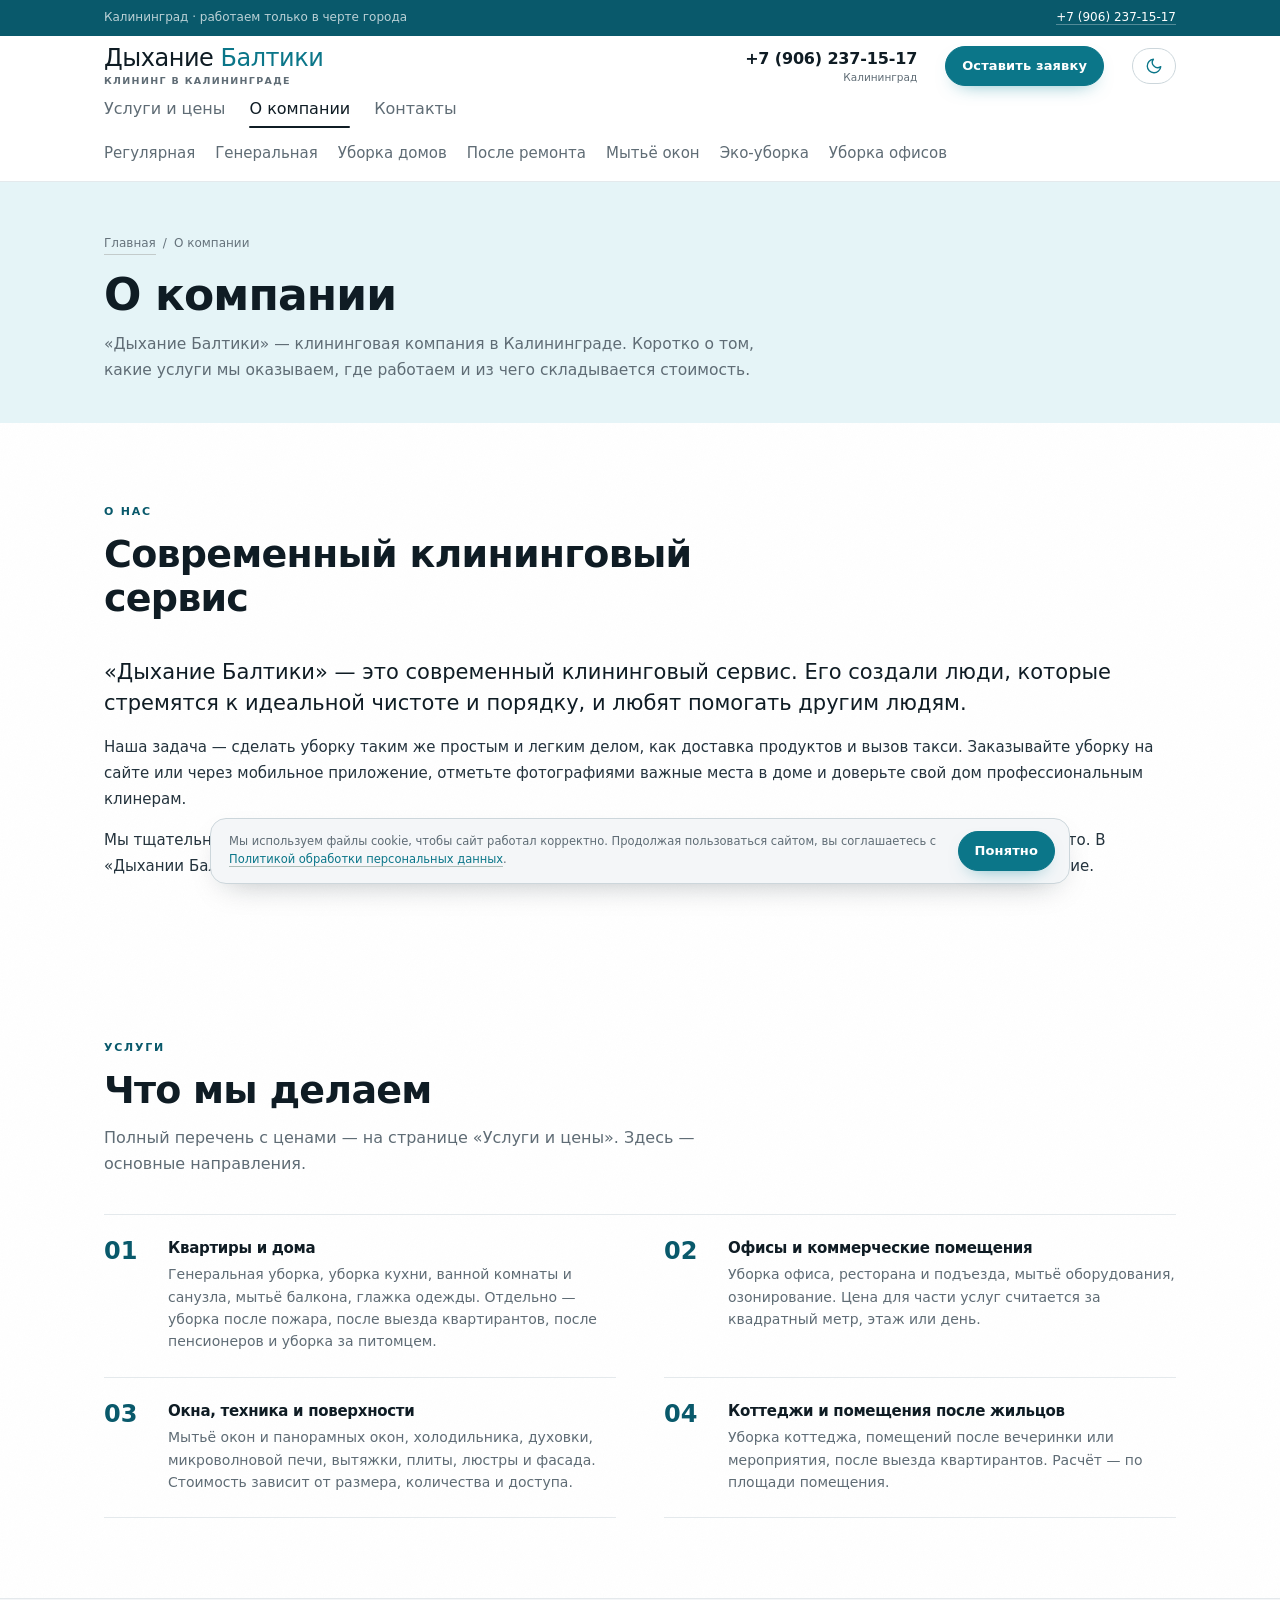
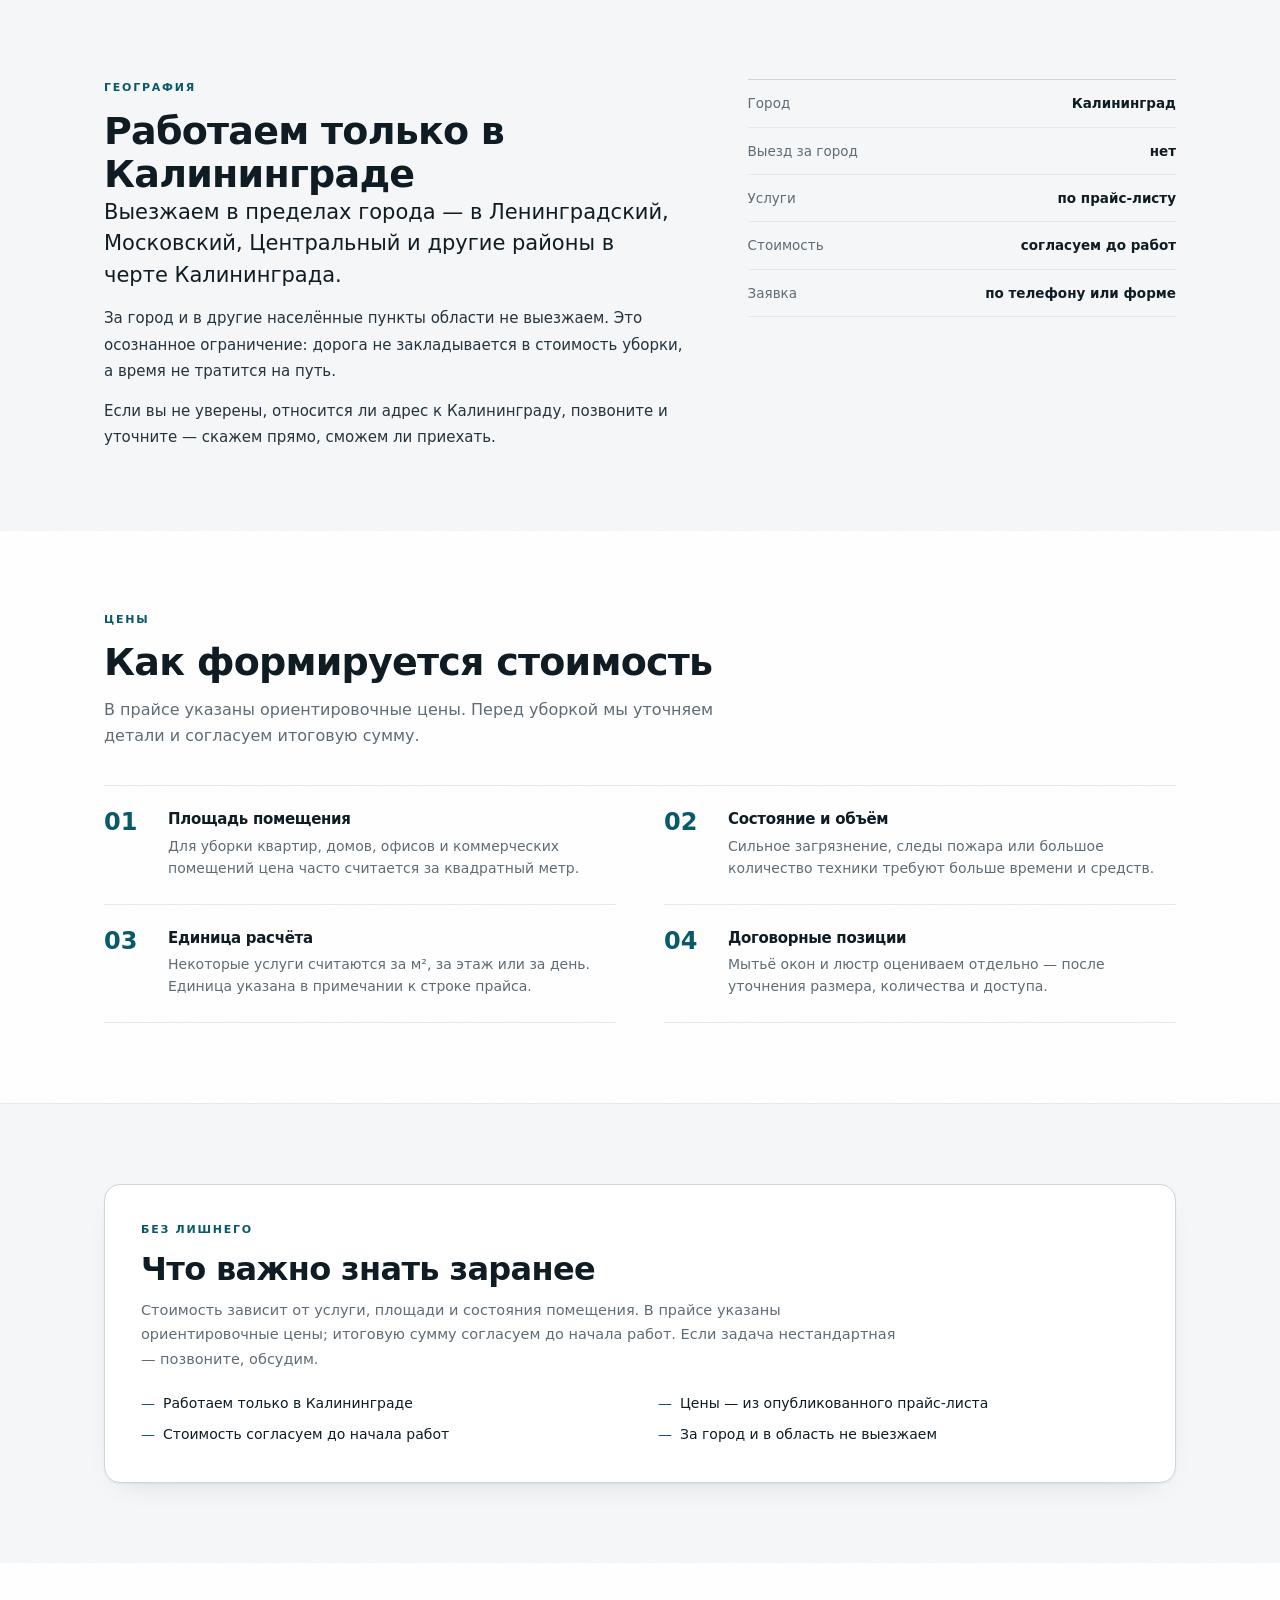
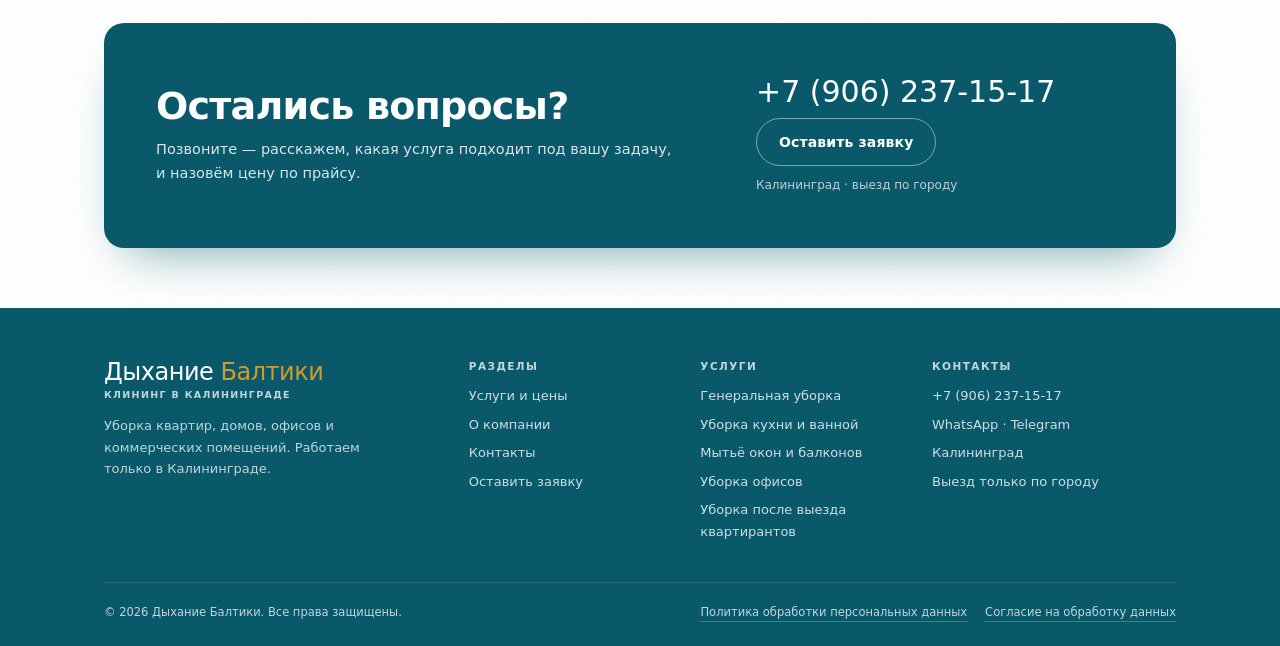
<file: about.html>
<!DOCTYPE html>
<html lang="ru">
<head>
  <meta charset="UTF-8">
  <meta name="viewport" content="width=device-width, initial-scale=1">
  <title>О компании — Дыхание Балтики, клининг в Калининграде</title>
  <meta name="description" content="Дыхание Балтики — клининговая компания в Калининграде. Какие услуги оказываем, где работаем и как формируется стоимость уборки.">
  <meta name="theme-color" content="#25503c">
  <link rel="icon" href="assets/favicon.svg" type="image/svg+xml">
  <link rel="stylesheet" href="styles.css">
</head>
<body>

  <div class="topbar">
    <div class="container topbar__inner">
      <span>Калининград · работаем только в черте города</span>
      <span><a href="tel:+79062371517">+7 (906) 237-15-17</a></span>
    </div>
  </div>

  <header class="header">
    <div class="container header__inner">
      <a class="logo" href="index.html">
        <span class="logo__name">Дыхание <span>Балтики</span></span>
        <span class="logo__sub">клининг в Калининграде</span>
      </a>

      <nav class="nav" id="nav" aria-label="Основная навигация">
        <div class="nav__main">
          <a href="services.html">Услуги и цены</a>
          <a href="about.html" class="is-current" aria-current="page">О компании</a>
          <a href="contacts.html">Контакты</a>
        </div>
      </nav>

      <div class="header__services" aria-label="Виды уборки">
        <a href="cleaning-regular.html">Регулярная</a>
        <a href="cleaning-general.html">Генеральная</a>
        <a href="cleaning-house.html">Уборка домов</a>
        <a href="cleaning-post-renovation.html">После ремонта</a>
        <a href="cleaning-windows.html">Мытьё окон</a>
        <a href="cleaning-eco.html">Эко-уборка</a>
        <a href="cleaning-office.html">Уборка офисов</a>
      </div>

      <div class="header__phone">
        <a href="tel:+79062371517">+7 (906) 237-15-17</a>
        <small>Калининград</small>
      </div>

      <a class="btn btn--primary btn--sm header__cta" href="contacts.html#form">Оставить заявку</a>

      <button class="btn theme-toggle" type="button" id="themeToggle" aria-label="Переключить тему оформления" aria-pressed="false"><svg class="theme-toggle__icon theme-toggle__icon--moon" viewBox="0 0 24 24" width="18" height="18" aria-hidden="true"><path d="M21 12.79A9 9 0 1 1 11.21 3 7 7 0 0 0 21 12.79z"/></svg><svg class="theme-toggle__icon theme-toggle__icon--sun" viewBox="0 0 24 24" width="18" height="18" aria-hidden="true"><circle cx="12" cy="12" r="4"/><path d="M12 2v2M12 20v2M4.93 4.93l1.41 1.41M17.66 17.66l1.41 1.41M2 12h2M20 12h2M4.93 19.07l1.41-1.41M17.66 6.34l1.41-1.41"/></svg></button>

      <button class="burger" type="button" id="burger" aria-label="Открыть меню" aria-expanded="false" aria-controls="nav">
        <span></span><span></span><span></span>
      </button>
    </div>
  </header>

  <main>
    <section class="page-hero">
      <div class="container">
        <nav class="breadcrumbs" aria-label="Хлебные крошки">
          <a href="index.html">Главная</a>
          <span>/</span>
          <span>О компании</span>
        </nav>
        <h1>О компании</h1>
        <p class="page-hero__lead">«Дыхание Балтики» — клининговая компания в Калининграде. Коротко о том, какие услуги мы оказываем, где работаем и из чего складывается стоимость.</p>
      </div>
    </section>

    <section class="section">
      <div class="container">
        <div class="section__head">
          <span class="overline">О нас</span>
          <h2>Современный клининговый сервис</h2>
        </div>

        <div class="about-text">
          <p class="lead">«Дыхание Балтики» — это современный клининговый сервис. Его создали люди, которые стремятся к идеальной чистоте и порядку, и любят помогать другим людям.</p>
          <p>Наша задача — сделать уборку таким же простым и легким делом, как доставка продуктов и вызов такси. Заказывайте уборку на сайте или через мобильное приложение, отметьте фотографиями важные места в доме и доверьте свой дом профессиональным клинерам.</p>
          <p>Мы тщательно отбираем и обучаем каждого клинера, а также мотивируем исполнителей убираться по-настоящему чисто. В «Дыхании Балтики» используют специальные, экологически-чистые моющие средства и профессиональное оборудование.</p>
        </div>
      </div>
    </section>

    <section class="section">
      <div class="container">
        <div class="section__head">
          <span class="overline">Услуги</span>
          <h2>Что мы делаем</h2>
          <p class="section__sub">Полный перечень с ценами — на странице «Услуги и цены». Здесь — основные направления.</p>
        </div>

        <div class="principles">
          <article class="principle">
            <span class="principle__num">01</span>
            <div>
              <h3>Квартиры и дома</h3>
              <p>Генеральная уборка, уборка кухни, ванной комнаты и санузла, мытьё балкона, глажка одежды. Отдельно — уборка после пожара, после выезда квартирантов, после пенсионеров и уборка за питомцем.</p>
            </div>
          </article>

          <article class="principle">
            <span class="principle__num">02</span>
            <div>
              <h3>Офисы и коммерческие помещения</h3>
              <p>Уборка офиса, ресторана и подъезда, мытьё оборудования, озонирование. Цена для части услуг считается за квадратный метр, этаж или день.</p>
            </div>
          </article>

          <article class="principle">
            <span class="principle__num">03</span>
            <div>
              <h3>Окна, техника и поверхности</h3>
              <p>Мытьё окон и панорамных окон, холодильника, духовки, микроволновой печи, вытяжки, плиты, люстры и фасада. Стоимость зависит от размера, количества и доступа.</p>
            </div>
          </article>

          <article class="principle">
            <span class="principle__num">04</span>
            <div>
              <h3>Коттеджи и помещения после жильцов</h3>
              <p>Уборка коттеджа, помещений после вечеринки или мероприятия, после выезда квартирантов. Расчёт — по площади помещения.</p>
            </div>
          </article>
        </div>
      </div>
    </section>

    <section class="section section--alt">
      <div class="container about-grid">
        <div class="about-text">
          <span class="overline">География</span>
          <h2>Работаем только в Калининграде</h2>
          <p class="lead">Выезжаем в пределах города — в Ленинградский, Московский, Центральный и другие районы в черте Калининграда.</p>
          <p>За город и в другие населённые пункты области не выезжаем. Это осознанное ограничение: дорога не закладывается в стоимость уборки, а время не тратится на путь.</p>
          <p>Если вы не уверены, относится ли адрес к Калининграду, позвоните и уточните — скажем прямо, сможем ли приехать.</p>
        </div>

        <div class="about-side">
          <div class="about-side__row"><span>Город</span><span>Калининград</span></div>
          <div class="about-side__row"><span>Выезд за город</span><span>нет</span></div>
          <div class="about-side__row"><span>Услуги</span><span>по прайс-листу</span></div>
          <div class="about-side__row"><span>Стоимость</span><span>согласуем до работ</span></div>
          <div class="about-side__row"><span>Заявка</span><span>по телефону или форме</span></div>
        </div>
      </div>
    </section>

    <section class="section">
      <div class="container">
        <div class="section__head">
          <span class="overline">Цены</span>
          <h2>Как формируется стоимость</h2>
          <p class="section__sub">В прайсе указаны ориентировочные цены. Перед уборкой мы уточняем детали и согласуем итоговую сумму.</p>
        </div>

        <div class="principles">
          <article class="principle">
            <span class="principle__num">01</span>
            <div>
              <h3>Площадь помещения</h3>
              <p>Для уборки квартир, домов, офисов и коммерческих помещений цена часто считается за квадратный метр.</p>
            </div>
          </article>

          <article class="principle">
            <span class="principle__num">02</span>
            <div>
              <h3>Состояние и объём</h3>
              <p>Сильное загрязнение, следы пожара или большое количество техники требуют больше времени и средств.</p>
            </div>
          </article>

          <article class="principle">
            <span class="principle__num">03</span>
            <div>
              <h3>Единица расчёта</h3>
              <p>Некоторые услуги считаются за м², за этаж или за день. Единица указана в примечании к строке прайса.</p>
            </div>
          </article>

          <article class="principle">
            <span class="principle__num">04</span>
            <div>
              <h3>Договорные позиции</h3>
              <p>Мытьё окон и люстр оцениваем отдельно — после уточнения размера, количества и доступа.</p>
            </div>
          </article>
        </div>
      </div>
    </section>

    <section class="section section--alt">
      <div class="container">
        <div class="guarantee">
          <span class="overline">Без лишнего</span>
          <h2>Что важно знать заранее</h2>
          <p>Стоимость зависит от услуги, площади и состояния помещения. В прайсе указаны ориентировочные цены; итоговую сумму согласуем до начала работ. Если задача нестандартная — позвоните, обсудим.</p>
          <ul class="guarantee__list">
            <li>Работаем только в Калининграде</li>
            <li>Цены — из опубликованного прайс-листа</li>
            <li>Стоимость согласуем до начала работ</li>
            <li>За город и в область не выезжаем</li>
          </ul>
        </div>
      </div>
    </section>

    <section class="section section--tight">
      <div class="container">
        <div class="cta">
          <div class="cta__grid">
            <div>
              <h2>Остались вопросы?</h2>
              <p>Позвоните — расскажем, какая услуга подходит под вашу задачу, и назовём цену по прайсу.</p>
            </div>
            <div class="cta__actions">
              <a class="cta__phone" href="tel:+79062371517">+7 (906) 237-15-17</a>
              <a class="btn btn--light" href="contacts.html#form">Оставить заявку</a>
              <span class="cta__small">Калининград · выезд по городу</span>
            </div>
          </div>
        </div>
      </div>
    </section>
  </main>

  <footer class="footer">
    <div class="container">
      <div class="footer__grid">
        <div>
          <a class="logo" href="index.html">
            <span class="logo__name">Дыхание <span>Балтики</span></span>
            <span class="logo__sub">клининг в Калининграде</span>
          </a>
          <p class="footer__about">Уборка квартир, домов, офисов и коммерческих помещений. Работаем только в Калининграде.</p>
        </div>

        <div>
          <h3>Разделы</h3>
          <ul class="footer__list">
            <li><a href="services.html">Услуги и цены</a></li>
            <li><a href="about.html">О компании</a></li>
            <li><a href="contacts.html">Контакты</a></li>
            <li><a href="contacts.html#form">Оставить заявку</a></li>
          </ul>
        </div>

        <div>
          <h3>Услуги</h3>
          <ul class="footer__list">
            <li><a href="services.html">Генеральная уборка</a></li>
            <li><a href="services.html">Уборка кухни и ванной</a></li>
            <li><a href="services.html">Мытьё окон и балконов</a></li>
            <li><a href="services.html">Уборка офисов</a></li>
            <li><a href="services.html">Уборка после выезда квартирантов</a></li>
          </ul>
        </div>

        <div>
          <h3>Контакты</h3>
          <ul class="footer__list">
            <li><a href="tel:+79062371517">+7 (906) 237-15-17</a></li>
            <li><a href="https://wa.me/79062371517" target="_blank" rel="noopener">WhatsApp</a> · <a href="https://t.me/+79062371517" target="_blank" rel="noopener">Telegram</a></li>
            <li>Калининград</li>
            <li>Выезд только по городу</li>
          </ul>
        </div>
      </div>

      <div class="footer__bottom">
        <div>© <span id="year">2026</span> Дыхание Балтики. Все права защищены.</div>
        <div class="footer__legal">
          <a href="privacy.html">Политика обработки персональных данных</a>
          <a href="privacy.html#consent">Согласие на обработку данных</a>
        </div>
      </div>
    </div>
  </footer>

  <div class="cookie" id="cookieBar" role="dialog" aria-label="Использование файлов cookie" aria-live="polite">
    <p>Мы используем файлы cookie, чтобы сайт работал корректно. Продолжая пользоваться сайтом, вы соглашаетесь с <a href="privacy.html#cookies">Политикой обработки персональных данных</a>.</p>
    <button class="btn btn--primary btn--sm" type="button" id="cookieAccept">Понятно</button>
  </div>

  <script src="script.js"></script>
</body>
</html>
</file>
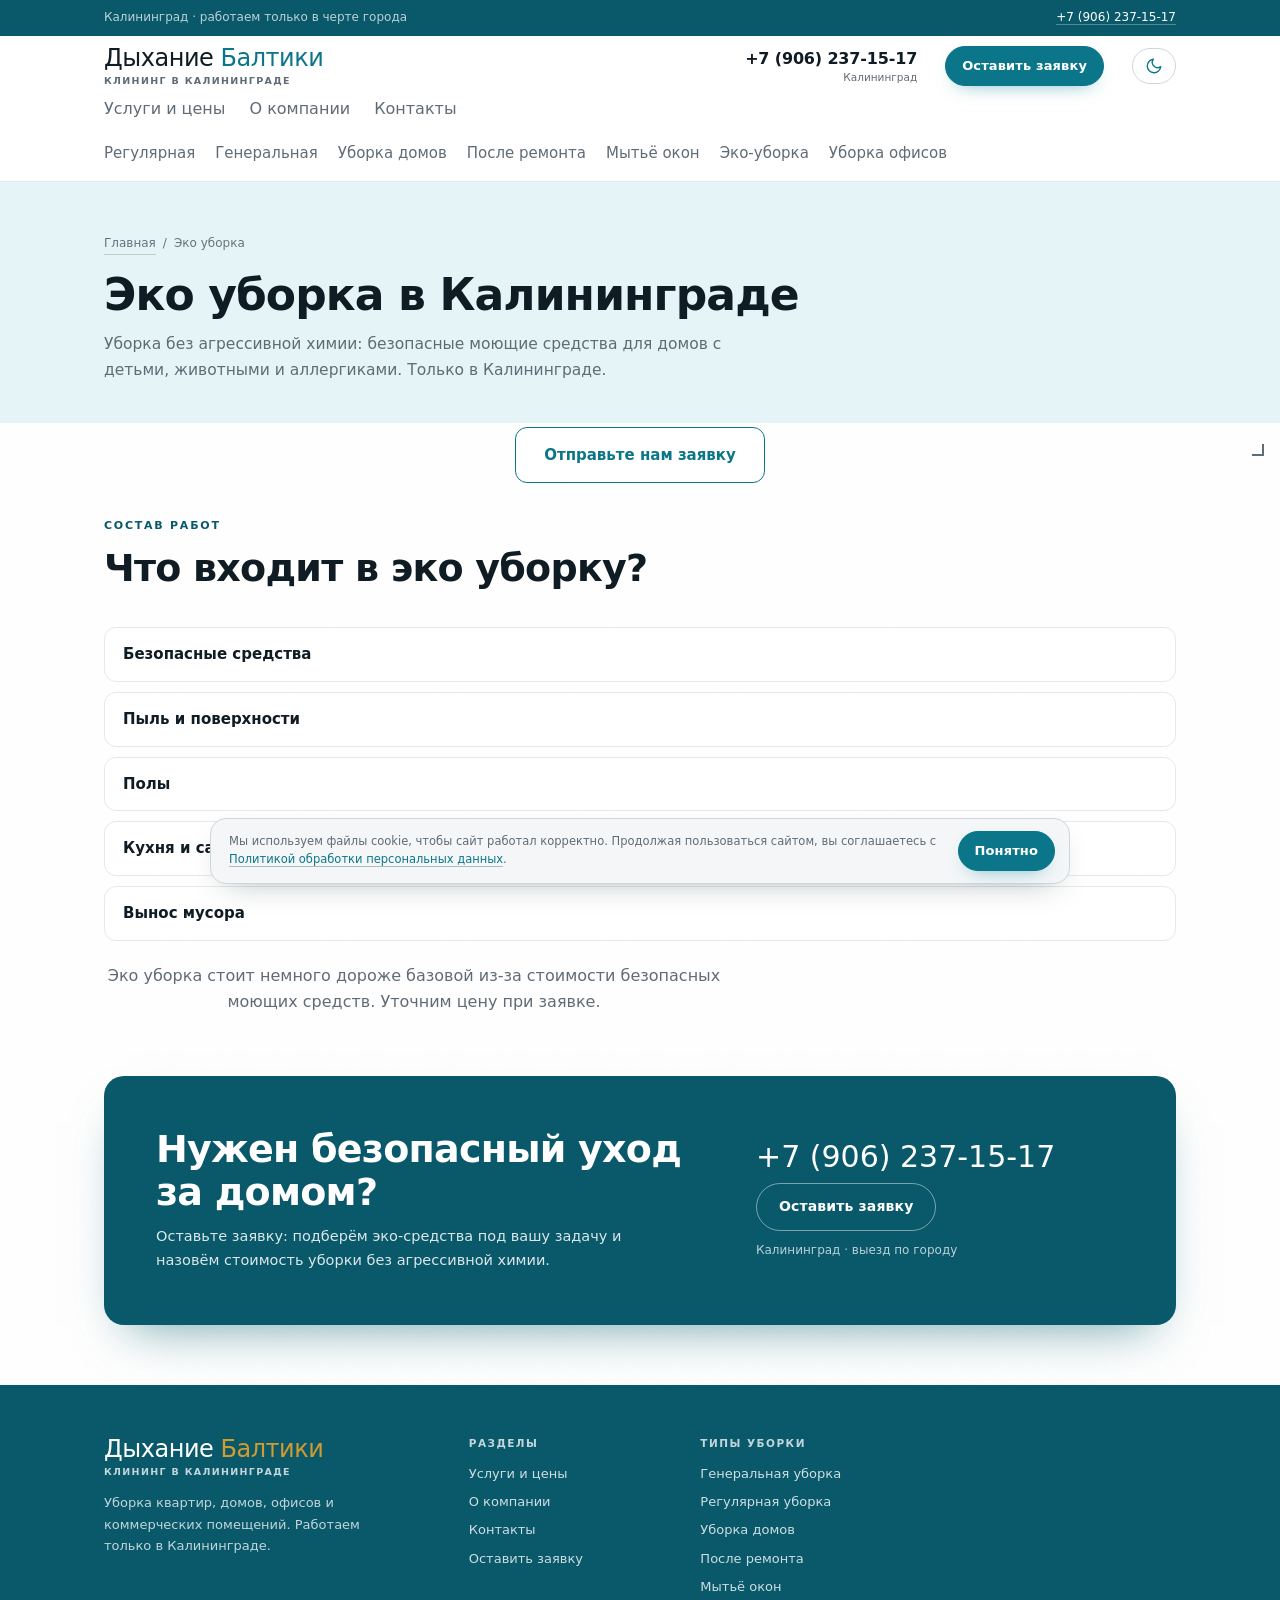
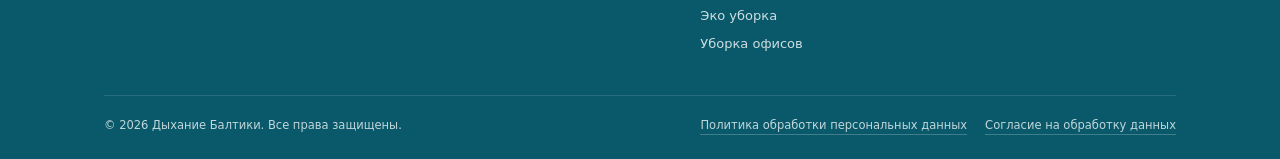
<file: cleaning-eco.html>
<!DOCTYPE html>
<html lang="ru">
<head>
  <meta charset="UTF-8">
  <meta name="viewport" content="width=device-width, initial-scale=1">
  <title>Эко уборка в Калининграде — Дыхание Балтики</title>
  <meta name="description" content="Эко уборка квартир и офисов в Калининграде: безопасные моющие средства, уборка без агрессивной химии, заявка на сайте.">
  <meta name="theme-color" content="#25503c">
  <link rel="icon" href="assets/favicon.svg" type="image/svg+xml">
  <link rel="stylesheet" href="styles.css">
</head>
<body>

  <div class="topbar">
    <div class="container topbar__inner">
      <span>Калининград · работаем только в черте города</span>
      <span><a href="tel:+79062371517">+7 (906) 237-15-17</a></span>
    </div>
  </div>

  <header class="header">
    <div class="container header__inner">
      <a class="logo" href="index.html">
        <span class="logo__name">Дыхание <span>Балтики</span></span>
        <span class="logo__sub">клининг в Калининграде</span>
      </a>

      <nav class="nav" id="nav" aria-label="Основная навигация">
        <div class="nav__main">
          <a href="services.html">Услуги и цены</a>
          <a href="about.html">О компании</a>
          <a href="contacts.html">Контакты</a>
        </div>
      </nav>

      <div class="header__services" aria-label="Виды уборки">
        <a href="cleaning-regular.html">Регулярная</a>
        <a href="cleaning-general.html">Генеральная</a>
        <a href="cleaning-house.html">Уборка домов</a>
        <a href="cleaning-post-renovation.html">После ремонта</a>
        <a href="cleaning-windows.html">Мытьё окон</a>
        <a href="cleaning-eco.html">Эко-уборка</a>
        <a href="cleaning-office.html">Уборка офисов</a>
      </div>

      <div class="header__phone">
        <a href="tel:+79062371517">+7 (906) 237-15-17</a>
        <small>Калининград</small>
      </div>

      <a class="btn btn--primary btn--sm header__cta" href="contacts.html#form">Оставить заявку</a>

      <button class="btn theme-toggle" type="button" id="themeToggle" aria-label="Переключить тему оформления" aria-pressed="false"><svg class="theme-toggle__icon theme-toggle__icon--moon" viewBox="0 0 24 24" width="18" height="18" aria-hidden="true"><path d="M21 12.79A9 9 0 1 1 11.21 3 7 7 0 0 0 21 12.79z"/></svg><svg class="theme-toggle__icon theme-toggle__icon--sun" viewBox="0 0 24 24" width="18" height="18" aria-hidden="true"><circle cx="12" cy="12" r="4"/><path d="M12 2v2M12 20v2M4.93 4.93l1.41 1.41M17.66 17.66l1.41 1.41M2 12h2M20 12h2M4.93 19.07l1.41-1.41M17.66 6.34l1.41-1.41"/></svg></button>

      <button class="burger" type="button" id="burger" aria-label="Открыть меню" aria-expanded="false" aria-controls="nav">
        <span></span><span></span><span></span>
      </button>
    </div>
  </header>

  <main>
    <section class="page-hero">
      <div class="container">
        <nav class="breadcrumbs" aria-label="Хлебные крошки">
          <a href="index.html">Главная</a>
          <span>/</span>
          <span>Эко уборка</span>
        </nav>
        <h1>Эко уборка в Калининграде</h1>
        <p class="page-hero__lead">Уборка без агрессивной химии: безопасные моющие средства для домов с детьми, животными и аллергиками. Только в Калининграде.</p>
      </div>
    </section>

    <section class="clean-page">
      <div class="container">
        <div class="claim-btn__wrap">
          <a class="claim-btn" href="contacts.html#form">Отправьте нам заявку</a>
        </div>

        <div class="section__head">
          <span class="overline">Состав работ</span>
          <h2>Что входит в эко уборку?</h2>
        </div>

        <div class="clean-accordion">
          <details>
            <summary>Безопасные средства</summary>
            <div class="clean-accordion__body">
              <p>Используем экологичные моющие средства без фосфатов и agresсивных компонентов — безопасно для детей, животных и аллергиков.</p>
            </div>
          </details>

          <details>
            <summary>Пыль и поверхности</summary>
            <div class="clean-accordion__body">
              <p>Влажная уборка всех поверхностей, мебели, полок и подоконников с использованием безопасных составов.</p>
            </div>
          </details>

          <details>
            <summary>Полы</summary>
            <div class="clean-accordion__body">
              <p>Пропылесосим и моем полы экологичными средствами, подходящими для покрытий, которые боятся agresсивной химии.</p>
            </div>
          </details>

          <details>
            <summary>Кухня и санузел</summary>
            <div class="clean-accordion__body">
              <p>Моем раковину, плиту и сантехнику без хлорсодержащих чистящих средств — эффективно и безопасно.</p>
            </div>
          </details>

          <details>
            <summary>Вынос мусора</summary>
            <div class="clean-accordion__body">
              <p>Собираем мусор и выносим мешки. Оставляем после себя только чистоту и свежий безопасный аромат.</p>
            </div>
          </details>
        </div>

        <p class="section__sub" style="margin-top:22px;text-align:center;">Эко уборка стоит немного дороже базовой из-за стоимости безопасных моющих средств. Уточним цену при заявке.</p>
      </div>
    </section>

    <section class="section section--tight">
      <div class="container">
        <div class="cta">
          <div class="cta__grid">
            <div>
              <h2>Нужен безопасный уход за домом?</h2>
              <p>Оставьте заявку: подберём эко-средства под вашу задачу и назовём стоимость уборки без агрессивной химии.</p>
            </div>
            <div class="cta__actions">
              <a class="cta__phone" href="tel:+79062371517">+7 (906) 237-15-17</a>
              <a class="btn btn--light" href="contacts.html#form">Оставить заявку</a>
              <span class="cta__small">Калининград · выезд по городу</span>
            </div>
          </div>
        </div>
      </div>
    </section>
  </main>

  <footer class="footer">
    <div class="container">
      <div class="footer__grid">
        <div>
          <a class="logo" href="index.html">
            <span class="logo__name">Дыхание <span>Балтики</span></span>
            <span class="logo__sub">клининг в Калининграде</span>
          </a>
          <p class="footer__about">Уборка квартир, домов, офисов и коммерческих помещений. Работаем только в Калининграде.</p>
        </div>
        <div>
          <h3>Разделы</h3>
          <ul class="footer__list">
            <li><a href="services.html">Услуги и цены</a></li>
            <li><a href="about.html">О компании</a></li>
            <li><a href="contacts.html">Контакты</a></li>
            <li><a href="contacts.html#form">Оставить заявку</a></li>
          </ul>
        </div>
        <div>
          <h3>Типы уборки</h3>
          <ul class="footer__list">
            <li><a href="cleaning-general.html">Генеральная уборка</a></li>
            <li><a href="cleaning-regular.html">Регулярная уборка</a></li>
            <li><a href="cleaning-house.html">Уборка домов</a></li>
            <li><a href="cleaning-post-renovation.html">После ремонта</a></li>
            <li><a href="cleaning-windows.html">Мытьё окон</a></li>
            <li><a href="cleaning-eco.html">Эко уборка</a></li>
            <li><a href="cleaning-office.html">Уборка офисов</a></li>
          </ul>
        </div>
      </div>
      <div class="footer__bottom">
        <div>© <span id="year">2026</span> Дыхание Балтики. Все права защищены.</div>
        <div class="footer__legal">
          <a href="privacy.html">Политика обработки персональных данных</a>
          <a href="privacy.html#consent">Согласие на обработку данных</a>
        </div>
      </div>
    </div>
  </footer>

  <div class="cookie" id="cookieBar" role="dialog" aria-label="Использование файлов cookie" aria-live="polite">
    <p>Мы используем файлы cookie, чтобы сайт работал корректно. Продолжая пользоваться сайтом, вы соглашаетесь с <a href="privacy.html#cookies">Политикой обработки персональных данных</a>.</p>
    <button class="btn btn--primary btn--sm" type="button" id="cookieAccept">Понятно</button>
  </div>

  <script src="script.js"></script>
</body>
</html>
</file>
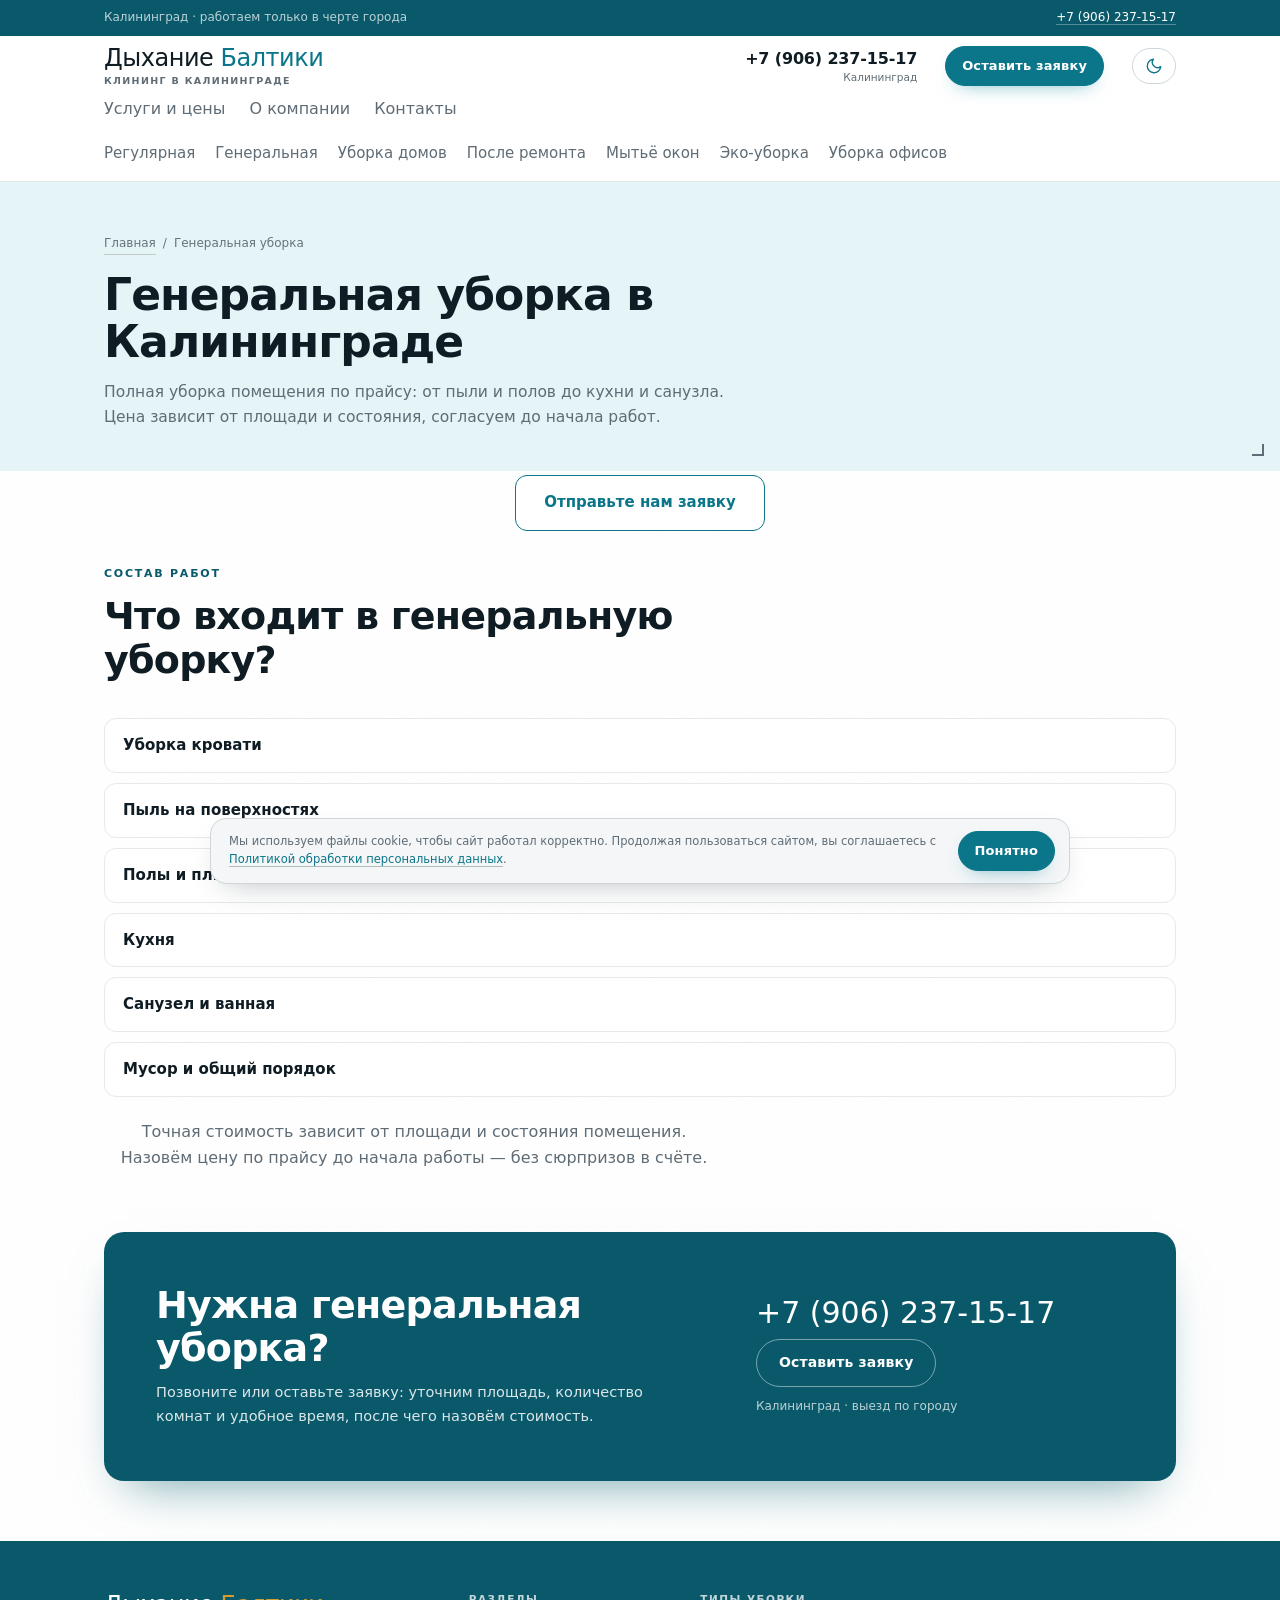
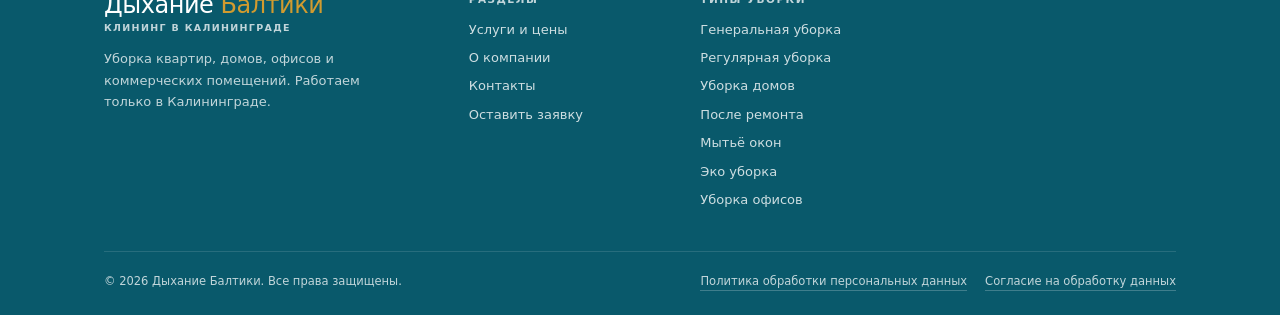
<file: cleaning-general.html>
<!DOCTYPE html>
<html lang="ru">
<head>
  <meta charset="UTF-8">
  <meta name="viewport" content="width=device-width, initial-scale=1">
  <title>Генеральная уборка в Калининграде — Дыхание Балтики</title>
  <meta name="description" content="Генеральная уборка квартир, домов и офисов в Калининграде. Что входит в генеральную уборку, цены по прайсу, заявка на сайте.">
  <meta name="theme-color" content="#25503c">
  <link rel="icon" href="assets/favicon.svg" type="image/svg+xml">
  <link rel="stylesheet" href="styles.css">
</head>
<body>

  <div class="topbar">
    <div class="container topbar__inner">
      <span>Калининград · работаем только в черте города</span>
      <span><a href="tel:+79062371517">+7 (906) 237-15-17</a></span>
    </div>
  </div>

  <header class="header">
    <div class="container header__inner">
      <a class="logo" href="index.html">
        <span class="logo__name">Дыхание <span>Балтики</span></span>
        <span class="logo__sub">клининг в Калининграде</span>
      </a>

      <nav class="nav" id="nav" aria-label="Основная навигация">
        <div class="nav__main">
          <a href="services.html">Услуги и цены</a>
          <a href="about.html">О компании</a>
          <a href="contacts.html">Контакты</a>
        </div>
      </nav>

      <div class="header__services" aria-label="Виды уборки">
        <a href="cleaning-regular.html">Регулярная</a>
        <a href="cleaning-general.html">Генеральная</a>
        <a href="cleaning-house.html">Уборка домов</a>
        <a href="cleaning-post-renovation.html">После ремонта</a>
        <a href="cleaning-windows.html">Мытьё окон</a>
        <a href="cleaning-eco.html">Эко-уборка</a>
        <a href="cleaning-office.html">Уборка офисов</a>
      </div>

      <div class="header__phone">
        <a href="tel:+79062371517">+7 (906) 237-15-17</a>
        <small>Калининград</small>
      </div>

      <a class="btn btn--primary btn--sm header__cta" href="contacts.html#form">Оставить заявку</a>

      <button class="btn theme-toggle" type="button" id="themeToggle" aria-label="Переключить тему оформления" aria-pressed="false"><svg class="theme-toggle__icon theme-toggle__icon--moon" viewBox="0 0 24 24" width="18" height="18" aria-hidden="true"><path d="M21 12.79A9 9 0 1 1 11.21 3 7 7 0 0 0 21 12.79z"/></svg><svg class="theme-toggle__icon theme-toggle__icon--sun" viewBox="0 0 24 24" width="18" height="18" aria-hidden="true"><circle cx="12" cy="12" r="4"/><path d="M12 2v2M12 20v2M4.93 4.93l1.41 1.41M17.66 17.66l1.41 1.41M2 12h2M20 12h2M4.93 19.07l1.41-1.41M17.66 6.34l1.41-1.41"/></svg></button>

      <button class="burger" type="button" id="burger" aria-label="Открыть меню" aria-expanded="false" aria-controls="nav">
        <span></span><span></span><span></span>
      </button>
    </div>
  </header>

  <main>
    <section class="page-hero">
      <div class="container">
        <nav class="breadcrumbs" aria-label="Хлебные крошки">
          <a href="index.html">Главная</a>
          <span>/</span>
          <span>Генеральная уборка</span>
        </nav>
        <h1>Генеральная уборка в Калининграде</h1>
        <p class="page-hero__lead">Полная уборка помещения по прайсу: от пыли и полов до кухни и санузла. Цена зависит от площади и состояния, согласуем до начала работ.</p>
      </div>
    </section>

    <section class="clean-page">
      <div class="container">
        <div class="claim-btn__wrap">
          <a class="claim-btn" href="contacts.html#form">Отправьте нам заявку</a>
        </div>

        <div class="section__head">
          <span class="overline">Состав работ</span>
          <h2>Что входит в генеральную уборку?</h2>
        </div>

        <div class="clean-accordion">
          <details>
            <summary>Уборка кровати</summary>
            <div class="clean-accordion__body">
              <p>Заправим кровать, разгладим постельное бельё, уберём посторонние предметы с кровати и прикроватных тумб. Если нужно — сложим одежду и вещи на места.</p>
            </div>
          </details>

          <details>
            <summary>Пыль на поверхностях</summary>
            <div class="clean-accordion__body">
              <p>Протрем полки, столешницы, подоконники, шкафы и другие доступные поверхности. Уберём пыль с техники, полок и мебели снаружи.</p>
            </div>
          </details>

          <details>
            <summary>Полы и плинтусы</summary>
            <div class="clean-accordion__body">
              <p>Пропылесосим и вымоем полы во всех комнатах, включая плинтусы и углы. При необходимости аккуратно отодвинем мебель для уборки отдельных зон.</p>
            </div>
          </details>

          <details>
            <summary>Кухня</summary>
            <div class="clean-accordion__body">
              <p>Моем рабочую зону, фасады гарнитура снаружи, плиту и раковину. Протираем стол и стулья. Мытьё холодильника, духовки и вытяжки внутри — отдельные позиции прайса.</p>
            </div>
          </details>

          <details>
            <summary>Санузел и ванная</summary>
            <div class="clean-accordion__body">
              <p>Отмываем ванную или душевую, чистим унитаз и смесители до блеска. Протираем кафель, моем зеркала и стеклянные поверхности без разводов. Меняем мешок в урне и выносим мусор.</p>
            </div>
          </details>

          <details>
            <summary>Мусор и общий порядок</summary>
            <div class="clean-accordion__body">
              <p>Соберём мусор и вынесем мешки, заправим кровати, сложим вещи на места. Пропылесосим ковры и мягкую мебель с внешней стороны (глубокая чистка обивки — отдельная услуга).</p>
            </div>
          </details>
        </div>

        <p class="section__sub" style="margin-top:22px;text-align:center;">Точная стоимость зависит от площади и состояния помещения. Назовём цену по прайсу до начала работы — без сюрпризов в счёте.</p>
      </div>
    </section>

    <section class="section section--tight">
      <div class="container">
        <div class="cta">
          <div class="cta__grid">
            <div>
              <h2>Нужна генеральная уборка?</h2>
              <p>Позвоните или оставьте заявку: уточним площадь, количество комнат и удобное время, после чего назовём стоимость.</p>
            </div>
            <div class="cta__actions">
              <a class="cta__phone" href="tel:+79062371517">+7 (906) 237-15-17</a>
              <a class="btn btn--light" href="contacts.html#form">Оставить заявку</a>
              <span class="cta__small">Калининград · выезд по городу</span>
            </div>
          </div>
        </div>
      </div>
    </section>
  </main>

  <footer class="footer">
    <div class="container">
      <div class="footer__grid">
        <div>
          <a class="logo" href="index.html">
            <span class="logo__name">Дыхание <span>Балтики</span></span>
            <span class="logo__sub">клининг в Калининграде</span>
          </a>
          <p class="footer__about">Уборка квартир, домов, офисов и коммерческих помещений. Работаем только в Калининграде.</p>
        </div>
        <div>
          <h3>Разделы</h3>
          <ul class="footer__list">
            <li><a href="services.html">Услуги и цены</a></li>
            <li><a href="about.html">О компании</a></li>
            <li><a href="contacts.html">Контакты</a></li>
            <li><a href="contacts.html#form">Оставить заявку</a></li>
          </ul>
        </div>
        <div>
          <h3>Типы уборки</h3>
          <ul class="footer__list">
            <li><a href="cleaning-general.html">Генеральная уборка</a></li>
            <li><a href="cleaning-regular.html">Регулярная уборка</a></li>
            <li><a href="cleaning-house.html">Уборка домов</a></li>
            <li><a href="cleaning-post-renovation.html">После ремонта</a></li>
            <li><a href="cleaning-windows.html">Мытьё окон</a></li>
            <li><a href="cleaning-eco.html">Эко уборка</a></li>
            <li><a href="cleaning-office.html">Уборка офисов</a></li>
          </ul>
        </div>
      </div>
      <div class="footer__bottom">
        <div>© <span id="year">2026</span> Дыхание Балтики. Все права защищены.</div>
        <div class="footer__legal">
          <a href="privacy.html">Политика обработки персональных данных</a>
          <a href="privacy.html#consent">Согласие на обработку данных</a>
        </div>
      </div>
    </div>
  </footer>

  <div class="cookie" id="cookieBar" role="dialog" aria-label="Использование файлов cookie" aria-live="polite">
    <p>Мы используем файлы cookie, чтобы сайт работал корректно. Продолжая пользоваться сайтом, вы соглашаетесь с <a href="privacy.html#cookies">Политикой обработки персональных данных</a>.</p>
    <button class="btn btn--primary btn--sm" type="button" id="cookieAccept">Понятно</button>
  </div>

  <script src="script.js"></script>
</body>
</html>
</file>
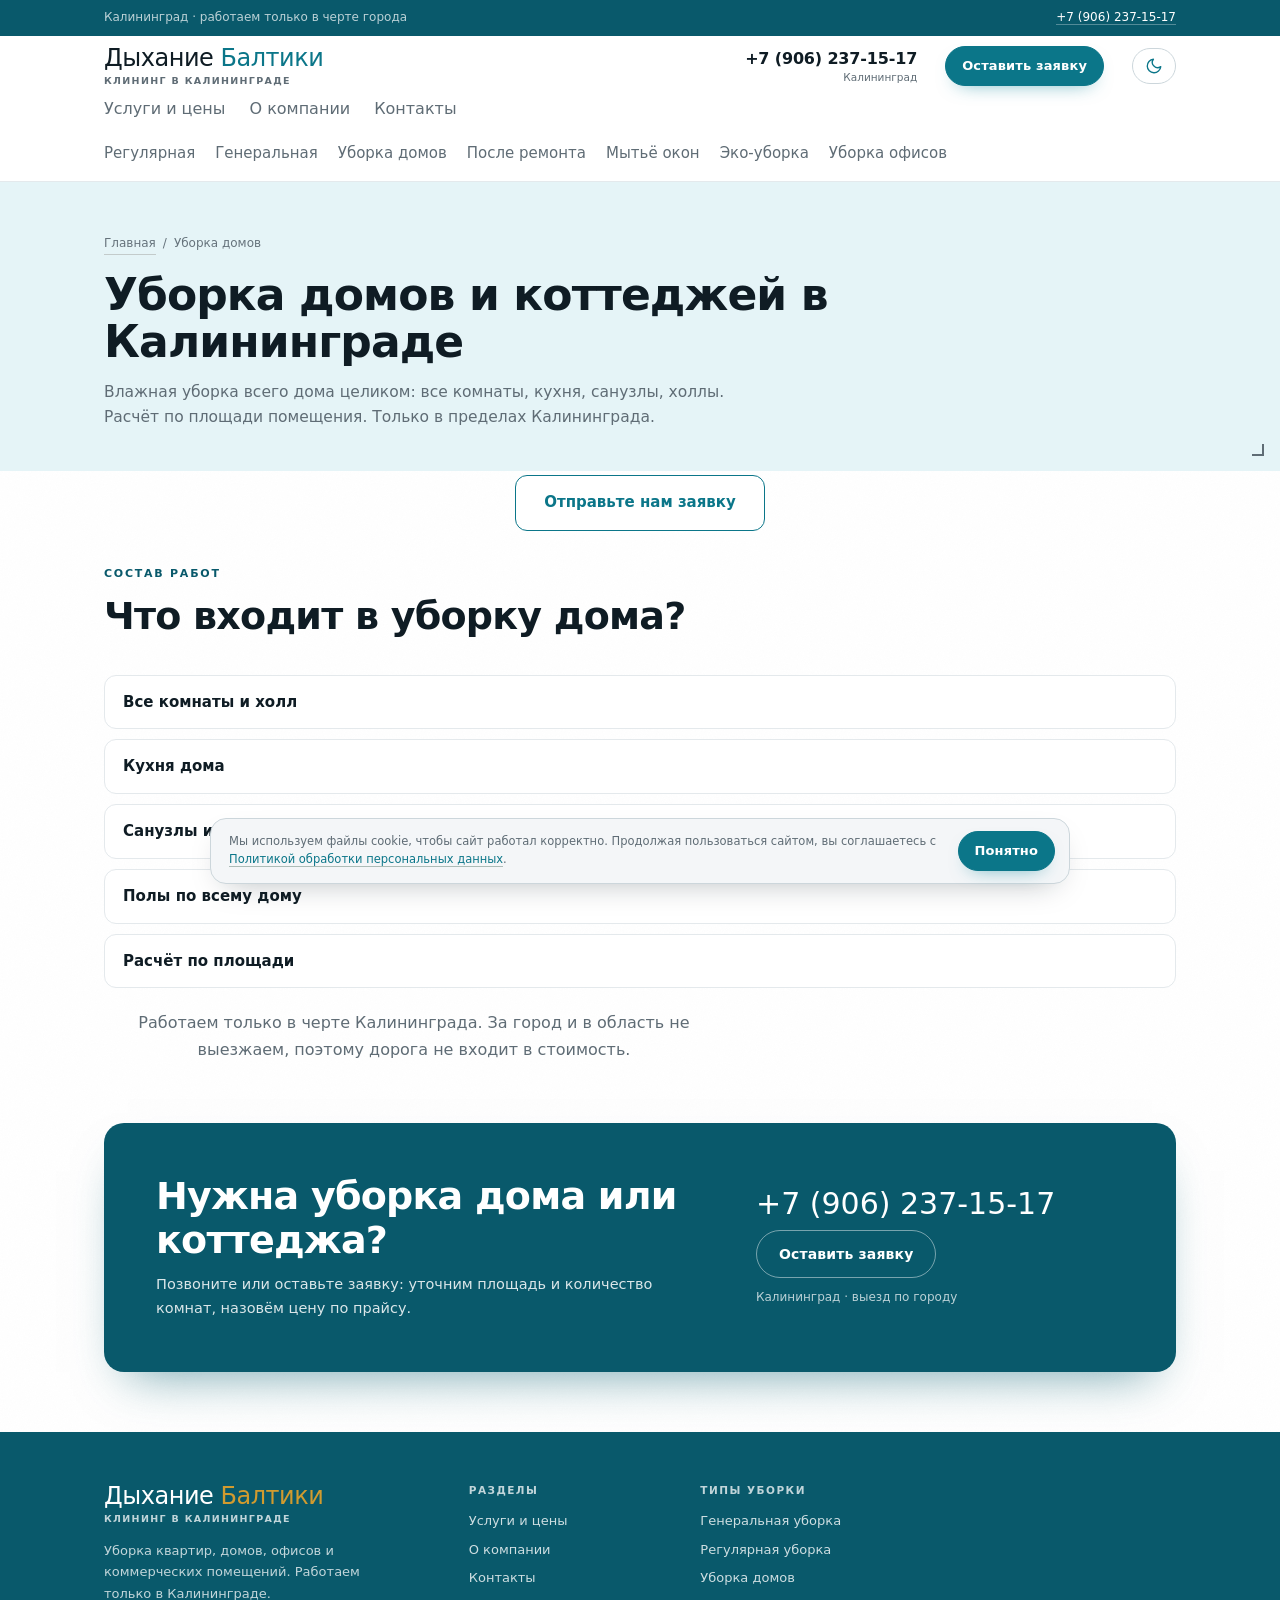
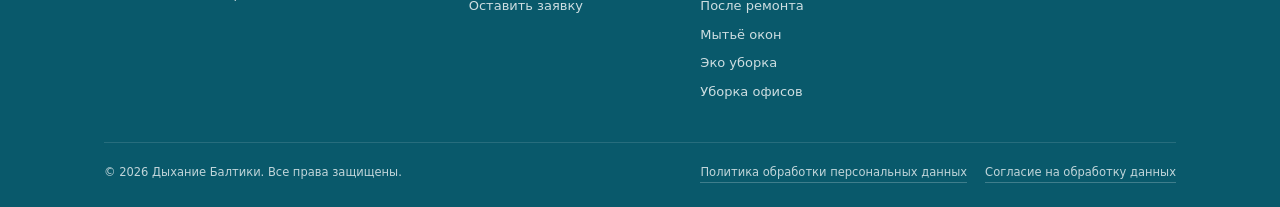
<file: cleaning-house.html>
<!DOCTYPE html>
<html lang="ru">
<head>
  <meta charset="UTF-8">
  <meta name="viewport" content="width=device-width, initial-scale=1">
  <title>Уборка домов и коттеджей в Калининграде — Дыхание Балтики</title>
  <meta name="description" content="Уборка частных домов и коттеджей в Калининграде. Влажная уборка всех помещений, цены по площади, заявка на сайте.">
  <meta name="theme-color" content="#25503c">
  <link rel="icon" href="assets/favicon.svg" type="image/svg+xml">
  <link rel="stylesheet" href="styles.css">
</head>
<body>

  <div class="topbar">
    <div class="container topbar__inner">
      <span>Калининград · работаем только в черте города</span>
      <span><a href="tel:+79062371517">+7 (906) 237-15-17</a></span>
    </div>
  </div>

  <header class="header">
    <div class="container header__inner">
      <a class="logo" href="index.html">
        <span class="logo__name">Дыхание <span>Балтики</span></span>
        <span class="logo__sub">клининг в Калининграде</span>
      </a>

      <nav class="nav" id="nav" aria-label="Основная навигация">
        <div class="nav__main">
          <a href="services.html">Услуги и цены</a>
          <a href="about.html">О компании</a>
          <a href="contacts.html">Контакты</a>
        </div>
      </nav>

      <div class="header__services" aria-label="Виды уборки">
        <a href="cleaning-regular.html">Регулярная</a>
        <a href="cleaning-general.html">Генеральная</a>
        <a href="cleaning-house.html">Уборка домов</a>
        <a href="cleaning-post-renovation.html">После ремонта</a>
        <a href="cleaning-windows.html">Мытьё окон</a>
        <a href="cleaning-eco.html">Эко-уборка</a>
        <a href="cleaning-office.html">Уборка офисов</a>
      </div>

      <div class="header__phone">
        <a href="tel:+79062371517">+7 (906) 237-15-17</a>
        <small>Калининград</small>
      </div>

      <a class="btn btn--primary btn--sm header__cta" href="contacts.html#form">Оставить заявку</a>

      <button class="btn theme-toggle" type="button" id="themeToggle" aria-label="Переключить тему оформления" aria-pressed="false"><svg class="theme-toggle__icon theme-toggle__icon--moon" viewBox="0 0 24 24" width="18" height="18" aria-hidden="true"><path d="M21 12.79A9 9 0 1 1 11.21 3 7 7 0 0 0 21 12.79z"/></svg><svg class="theme-toggle__icon theme-toggle__icon--sun" viewBox="0 0 24 24" width="18" height="18" aria-hidden="true"><circle cx="12" cy="12" r="4"/><path d="M12 2v2M12 20v2M4.93 4.93l1.41 1.41M17.66 17.66l1.41 1.41M2 12h2M20 12h2M4.93 19.07l1.41-1.41M17.66 6.34l1.41-1.41"/></svg></button>

      <button class="burger" type="button" id="burger" aria-label="Открыть меню" aria-expanded="false" aria-controls="nav">
        <span></span><span></span><span></span>
      </button>
    </div>
  </header>

  <main>
    <section class="page-hero">
      <div class="container">
        <nav class="breadcrumbs" aria-label="Хлебные крошки">
          <a href="index.html">Главная</a>
          <span>/</span>
          <span>Уборка домов</span>
        </nav>
        <h1>Уборка домов и коттеджей в Калининграде</h1>
        <p class="page-hero__lead">Влажная уборка всего дома целиком: все комнаты, кухня, санузлы, холлы. Расчёт по площади помещения. Только в пределах Калининграда.</p>
      </div>
    </section>

    <section class="clean-page">
      <div class="container">
        <div class="claim-btn__wrap">
          <a class="claim-btn" href="contacts.html#form">Отправьте нам заявку</a>
        </div>

        <div class="section__head">
          <span class="overline">Состав работ</span>
          <h2>Что входит в уборку дома?</h2>
        </div>

        <div class="clean-accordion">
          <details>
            <summary>Все комнаты и холл</summary>
            <div class="clean-accordion__body">
              <p>Влажная уборка всех жилых комнат и холла: пыль с поверхностей, полы, плинтусы, вынос мусора, заправка кроватей.</p>
            </div>
          </details>

          <details>
            <summary>Кухня дома</summary>
            <div class="clean-accordion__body">
              <p>Моем кухонный гарнитур снаружи, столешницу, плиту и раковину. Протираем стол и стулья, выносим кухонный мусор.</p>
            </div>
          </details>

          <details>
            <summary>Санузлы и ванная</summary>
            <div class="clean-accordion__body">
              <p>Отмываем ванну, душ, унитаз и смесители. Протираем кафель, моем зеркала, меняем мешок в урне.</p>
            </div>
          </details>

          <details>
            <summary>Полы по всему дому</summary>
            <div class="clean-accordion__body">
              <p>Пропылесосим и моем полы во всех помещениях, включая лестничные клетки внутри дома и зоны у входной группы.</p>
            </div>
          </details>

          <details>
            <summary>Расчёт по площади</summary>
            <div class="clean-accordion__body">
              <p>Цена для домов и коттеджей считается за квадратный метр (от 130 ₽ за м²), так что итог зависит от общей площади помещения.</p>
            </div>
          </details>
        </div>

        <p class="section__sub" style="margin-top:22px;text-align:center;">Работаем только в черте Калининграда. За город и в область не выезжаем, поэтому дорога не входит в стоимость.</p>
      </div>
    </section>

    <section class="section section--tight">
      <div class="container">
        <div class="cta">
          <div class="cta__grid">
            <div>
              <h2>Нужна уборка дома или коттеджа?</h2>
              <p>Позвоните или оставьте заявку: уточним площадь и количество комнат, назовём цену по прайсу.</p>
            </div>
            <div class="cta__actions">
              <a class="cta__phone" href="tel:+79062371517">+7 (906) 237-15-17</a>
              <a class="btn btn--light" href="contacts.html#form">Оставить заявку</a>
              <span class="cta__small">Калининград · выезд по городу</span>
            </div>
          </div>
        </div>
      </div>
    </section>
  </main>

  <footer class="footer">
    <div class="container">
      <div class="footer__grid">
        <div>
          <a class="logo" href="index.html">
            <span class="logo__name">Дыхание <span>Балтики</span></span>
            <span class="logo__sub">клининг в Калининграде</span>
          </a>
          <p class="footer__about">Уборка квартир, домов, офисов и коммерческих помещений. Работаем только в Калининграде.</p>
        </div>
        <div>
          <h3>Разделы</h3>
          <ul class="footer__list">
            <li><a href="services.html">Услуги и цены</a></li>
            <li><a href="about.html">О компании</a></li>
            <li><a href="contacts.html">Контакты</a></li>
            <li><a href="contacts.html#form">Оставить заявку</a></li>
          </ul>
        </div>
        <div>
          <h3>Типы уборки</h3>
          <ul class="footer__list">
            <li><a href="cleaning-general.html">Генеральная уборка</a></li>
            <li><a href="cleaning-regular.html">Регулярная уборка</a></li>
            <li><a href="cleaning-house.html">Уборка домов</a></li>
            <li><a href="cleaning-post-renovation.html">После ремонта</a></li>
            <li><a href="cleaning-windows.html">Мытьё окон</a></li>
            <li><a href="cleaning-eco.html">Эко уборка</a></li>
            <li><a href="cleaning-office.html">Уборка офисов</a></li>
          </ul>
        </div>
      </div>
      <div class="footer__bottom">
        <div>© <span id="year">2026</span> Дыхание Балтики. Все права защищены.</div>
        <div class="footer__legal">
          <a href="privacy.html">Политика обработки персональных данных</a>
          <a href="privacy.html#consent">Согласие на обработку данных</a>
        </div>
      </div>
    </div>
  </footer>

  <div class="cookie" id="cookieBar" role="dialog" aria-label="Использование файлов cookie" aria-live="polite">
    <p>Мы используем файлы cookie, чтобы сайт работал корректно. Продолжая пользоваться сайтом, вы соглашаетесь с <a href="privacy.html#cookies">Политикой обработки персональных данных</a>.</p>
    <button class="btn btn--primary btn--sm" type="button" id="cookieAccept">Понятно</button>
  </div>

  <script src="script.js"></script>
</body>
</html>
</file>
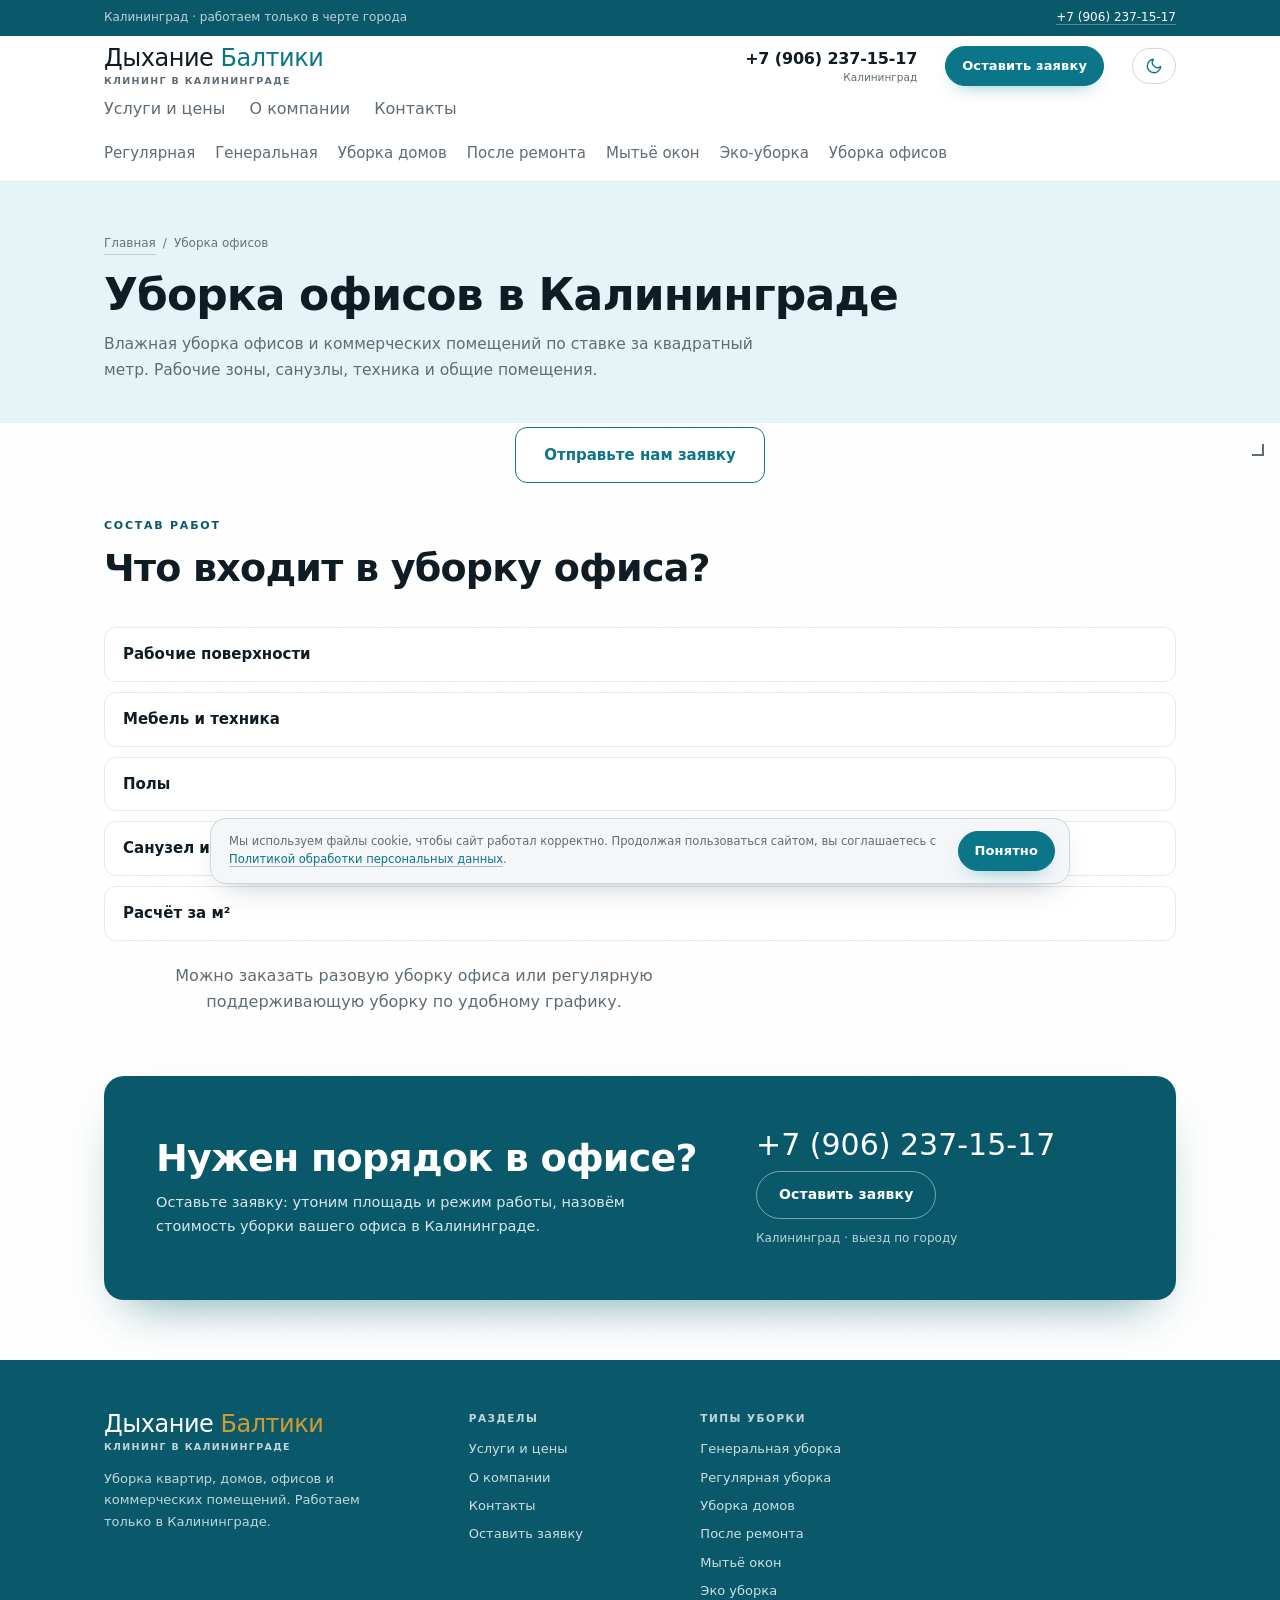
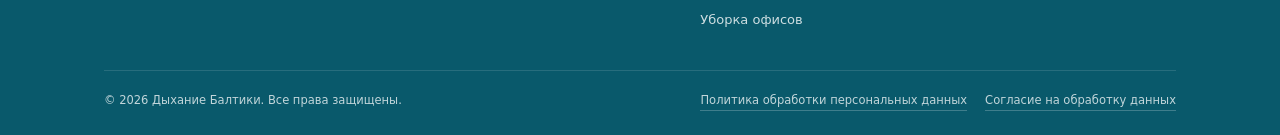
<file: cleaning-office.html>
<!DOCTYPE html>
<html lang="ru">
<head>
  <meta charset="UTF-8">
  <meta name="viewport" content="width=device-width, initial-scale=1">
  <title>Уборка офисов в Калининграде — Дыхание Балтики</title>
  <meta name="description" content="Уборка офисов и коммерческих помещений в Калининграде. Цена за м², уборка рабочих зон, санузлов и техники. Заявка на сайте.">
  <meta name="theme-color" content="#25503c">
  <link rel="icon" href="assets/favicon.svg" type="image/svg+xml">
  <link rel="stylesheet" href="styles.css">
</head>
<body>

  <div class="topbar">
    <div class="container topbar__inner">
      <span>Калининград · работаем только в черте города</span>
      <span><a href="tel:+79062371517">+7 (906) 237-15-17</a></span>
    </div>
  </div>

  <header class="header">
    <div class="container header__inner">
      <a class="logo" href="index.html">
        <span class="logo__name">Дыхание <span>Балтики</span></span>
        <span class="logo__sub">клининг в Калининграде</span>
      </a>

      <nav class="nav" id="nav" aria-label="Основная навигация">
        <div class="nav__main">
          <a href="services.html">Услуги и цены</a>
          <a href="about.html">О компании</a>
          <a href="contacts.html">Контакты</a>
        </div>
      </nav>

      <div class="header__services" aria-label="Виды уборки">
        <a href="cleaning-regular.html">Регулярная</a>
        <a href="cleaning-general.html">Генеральная</a>
        <a href="cleaning-house.html">Уборка домов</a>
        <a href="cleaning-post-renovation.html">После ремонта</a>
        <a href="cleaning-windows.html">Мытьё окон</a>
        <a href="cleaning-eco.html">Эко-уборка</a>
        <a href="cleaning-office.html">Уборка офисов</a>
      </div>

      <div class="header__phone">
        <a href="tel:+79062371517">+7 (906) 237-15-17</a>
        <small>Калининград</small>
      </div>

      <a class="btn btn--primary btn--sm header__cta" href="contacts.html#form">Оставить заявку</a>

      <button class="btn theme-toggle" type="button" id="themeToggle" aria-label="Переключить тему оформления" aria-pressed="false"><svg class="theme-toggle__icon theme-toggle__icon--moon" viewBox="0 0 24 24" width="18" height="18" aria-hidden="true"><path d="M21 12.79A9 9 0 1 1 11.21 3 7 7 0 0 0 21 12.79z"/></svg><svg class="theme-toggle__icon theme-toggle__icon--sun" viewBox="0 0 24 24" width="18" height="18" aria-hidden="true"><circle cx="12" cy="12" r="4"/><path d="M12 2v2M12 20v2M4.93 4.93l1.41 1.41M17.66 17.66l1.41 1.41M2 12h2M20 12h2M4.93 19.07l1.41-1.41M17.66 6.34l1.41-1.41"/></svg></button>

      <button class="burger" type="button" id="burger" aria-label="Открыть меню" aria-expanded="false" aria-controls="nav">
        <span></span><span></span><span></span>
      </button>
    </div>
  </header>

  <main>
    <section class="page-hero">
      <div class="container">
        <nav class="breadcrumbs" aria-label="Хлебные крошки">
          <a href="index.html">Главная</a>
          <span>/</span>
          <span>Уборка офисов</span>
        </nav>
        <h1>Уборка офисов в Калининграде</h1>
        <p class="page-hero__lead">Влажная уборка офисов и коммерческих помещений по ставке за квадратный метр. Рабочие зоны, санузлы, техника и общие помещения.</p>
      </div>
    </section>

    <section class="clean-page">
      <div class="container">
        <div class="claim-btn__wrap">
          <a class="claim-btn" href="contacts.html#form">Отправьте нам заявку</a>
        </div>

        <div class="section__head">
          <span class="overline">Состав работ</span>
          <h2>Что входит в уборку офиса?</h2>
        </div>

        <div class="clean-accordion">
          <details>
            <summary>Рабочие поверхности</summary>
            <div class="clean-accordion__body">
              <p>Протираем столы, столешницы, тумбы и другие рабочие поверхности в кабинетах и переговорных.</p>
            </div>
          </details>

          <details>
            <summary>Мебель и техника</summary>
            <div class="clean-accordion__body">
              <p>Очищаем кресла и мягкую мебель снаружи, протираем оргтехнику, полки и подоконники от пыли.</p>
            </div>
          </details>

          <details>
            <summary>Полы</summary>
            <div class="clean-accordion__body">
              <p>Пропылесосим и моем полы в кабинетах, коридорах и зонах отдыха, включая плинтусы.</p>
            </div>
          </details>

          <details>
            <summary>Санузел и кухня</summary>
            <div class="clean-accordion__body">
              <p>Чистим унитаз, раковину и смесители, моем кухонный гарнитур снаружи, выносим мусор из урн.</p>
            </div>
          </details>

          <details>
            <summary>Расчёт за м²</summary>
            <div class="clean-accordion__body">
              <p>Цена для офисов считается за квадратный метр (130 ₽ за м²). Итоговая стоимость зависит от площади помещения и его состояния.</p>
            </div>
          </details>
        </div>

        <p class="section__sub" style="margin-top:22px;text-align:center;">Можно заказать разовую уборку офиса или регулярную поддерживающую уборку по удобному графику.</p>
      </div>
    </section>

    <section class="section section--tight">
      <div class="container">
        <div class="cta">
          <div class="cta__grid">
            <div>
              <h2>Нужен порядок в офисе?</h2>
              <p>Оставьте заявку: утоним площадь и режим работы, назовём стоимость уборки вашего офиса в Калининграде.</p>
            </div>
            <div class="cta__actions">
              <a class="cta__phone" href="tel:+79062371517">+7 (906) 237-15-17</a>
              <a class="btn btn--light" href="contacts.html#form">Оставить заявку</a>
              <span class="cta__small">Калининград · выезд по городу</span>
            </div>
          </div>
        </div>
      </div>
    </section>
  </main>

  <footer class="footer">
    <div class="container">
      <div class="footer__grid">
        <div>
          <a class="logo" href="index.html">
            <span class="logo__name">Дыхание <span>Балтики</span></span>
            <span class="logo__sub">клининг в Калининграде</span>
          </a>
          <p class="footer__about">Уборка квартир, домов, офисов и коммерческих помещений. Работаем только в Калининграде.</p>
        </div>
        <div>
          <h3>Разделы</h3>
          <ul class="footer__list">
            <li><a href="services.html">Услуги и цены</a></li>
            <li><a href="about.html">О компании</a></li>
            <li><a href="contacts.html">Контакты</a></li>
            <li><a href="contacts.html#form">Оставить заявку</a></li>
          </ul>
        </div>
        <div>
          <h3>Типы уборки</h3>
          <ul class="footer__list">
            <li><a href="cleaning-general.html">Генеральная уборка</a></li>
            <li><a href="cleaning-regular.html">Регулярная уборка</a></li>
            <li><a href="cleaning-house.html">Уборка домов</a></li>
            <li><a href="cleaning-post-renovation.html">После ремонта</a></li>
            <li><a href="cleaning-windows.html">Мытьё окон</a></li>
            <li><a href="cleaning-eco.html">Эко уборка</a></li>
            <li><a href="cleaning-office.html">Уборка офисов</a></li>
          </ul>
        </div>
      </div>
      <div class="footer__bottom">
        <div>© <span id="year">2026</span> Дыхание Балтики. Все права защищены.</div>
        <div class="footer__legal">
          <a href="privacy.html">Политика обработки персональных данных</a>
          <a href="privacy.html#consent">Согласие на обработку данных</a>
        </div>
      </div>
    </div>
  </footer>

  <div class="cookie" id="cookieBar" role="dialog" aria-label="Использование файлов cookie" aria-live="polite">
    <p>Мы используем файлы cookie, чтобы сайт работал корректно. Продолжая пользоваться сайтом, вы соглашаетесь с <a href="privacy.html#cookies">Политикой обработки персональных данных</a>.</p>
    <button class="btn btn--primary btn--sm" type="button" id="cookieAccept">Понятно</button>
  </div>

  <script src="script.js"></script>
</body>
</html>
</file>
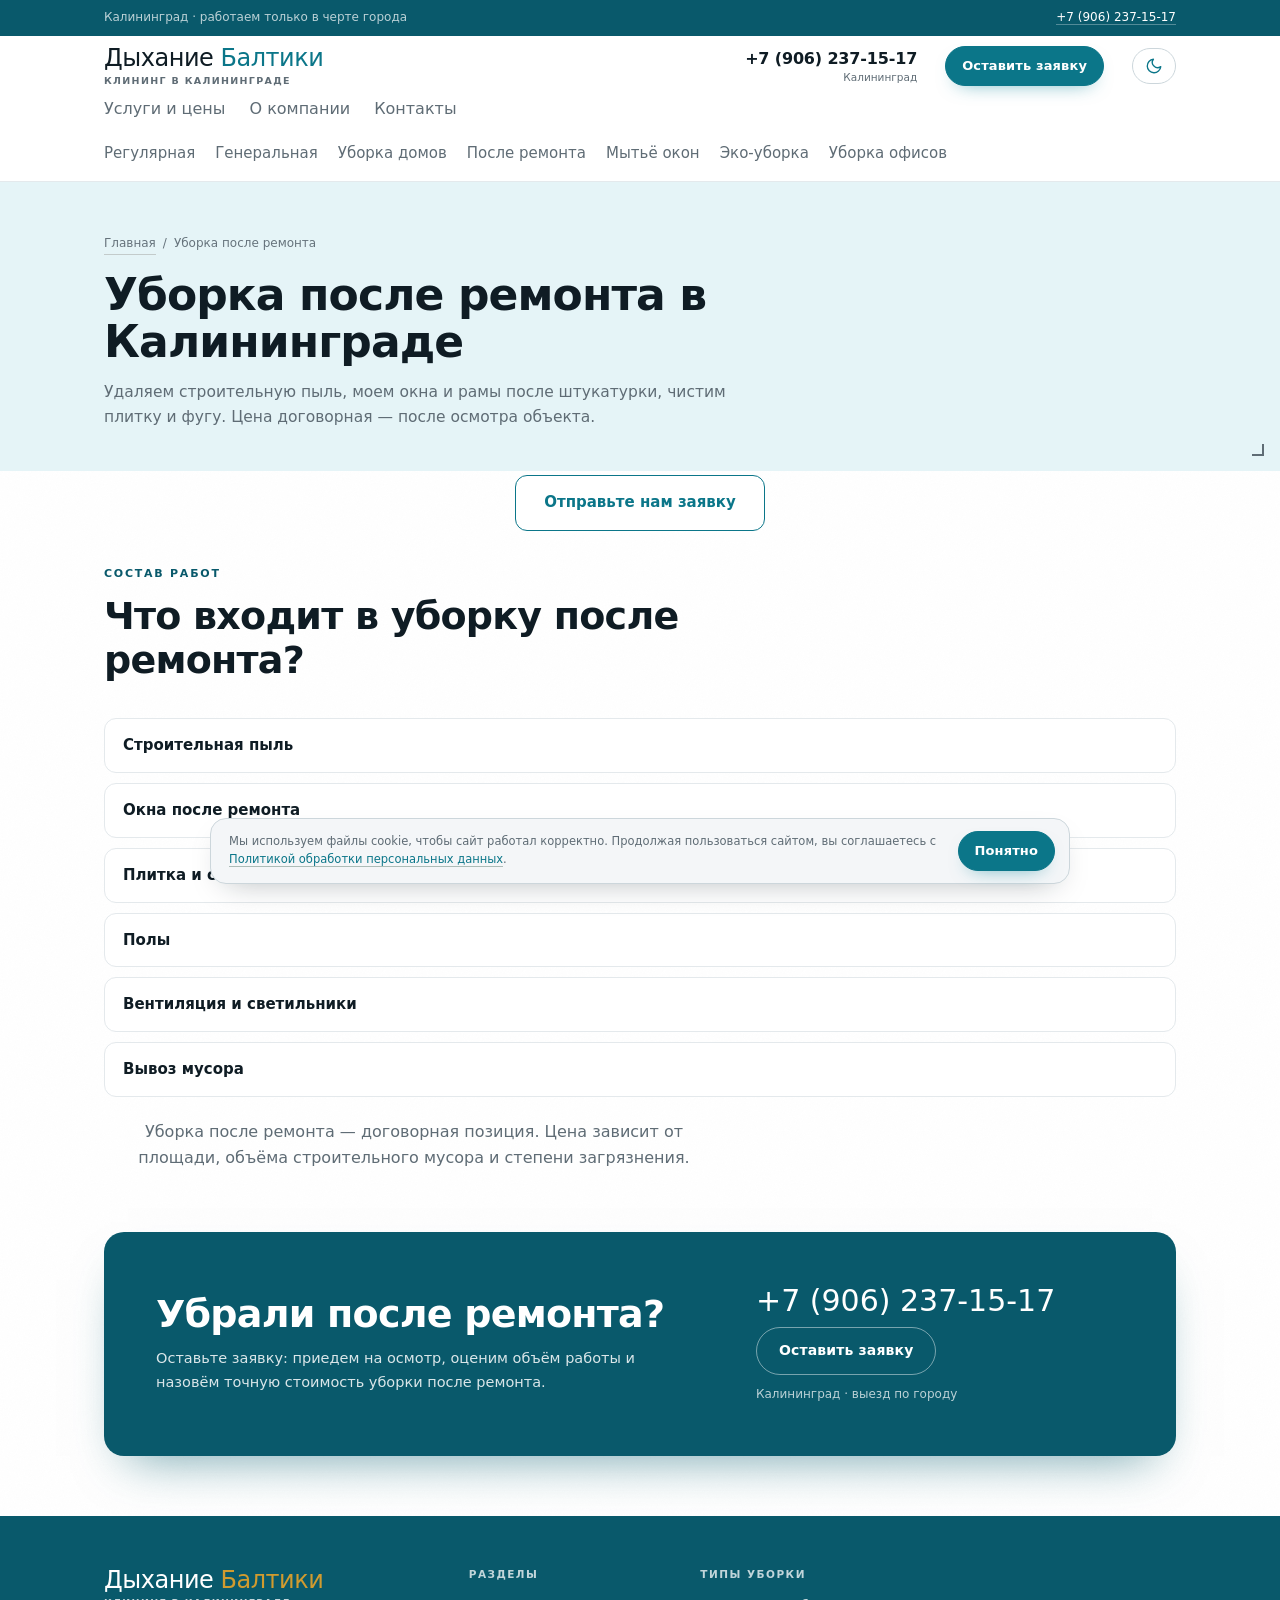
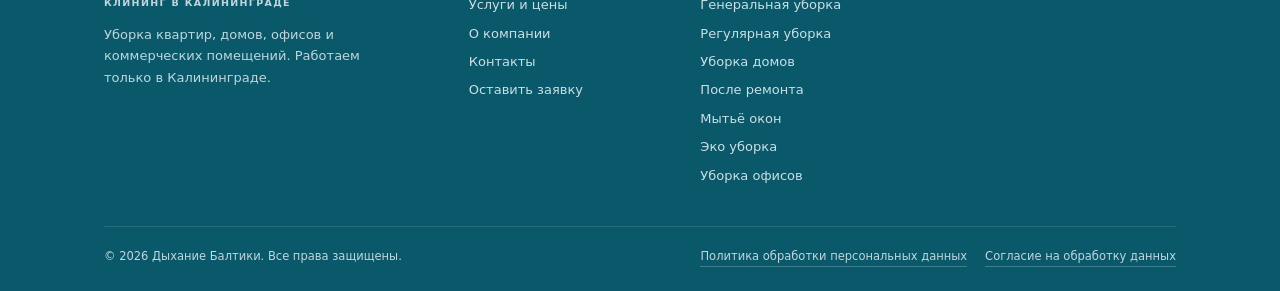
<file: cleaning-post-renovation.html>
<!DOCTYPE html>
<html lang="ru">
<head>
  <meta charset="UTF-8">
  <meta name="viewport" content="width=device-width, initial-scale=1">
  <title>Уборка после ремонта в Калининграде — Дыхание Балтики</title>
  <meta name="description" content="Уборка после ремонта в Калининграде: удаление строительной пыли, мойка окон после штукатурки, уборка квартиры после отделки. Договорная цена.">
  <meta name="theme-color" content="#25503c">
  <link rel="icon" href="assets/favicon.svg" type="image/svg+xml">
  <link rel="stylesheet" href="styles.css">
</head>
<body>

  <div class="topbar">
    <div class="container topbar__inner">
      <span>Калининград · работаем только в черте города</span>
      <span><a href="tel:+79062371517">+7 (906) 237-15-17</a></span>
    </div>
  </div>

  <header class="header">
    <div class="container header__inner">
      <a class="logo" href="index.html">
        <span class="logo__name">Дыхание <span>Балтики</span></span>
        <span class="logo__sub">клининг в Калининграде</span>
      </a>

      <nav class="nav" id="nav" aria-label="Основная навигация">
        <div class="nav__main">
          <a href="services.html">Услуги и цены</a>
          <a href="about.html">О компании</a>
          <a href="contacts.html">Контакты</a>
        </div>
      </nav>

      <div class="header__services" aria-label="Виды уборки">
        <a href="cleaning-regular.html">Регулярная</a>
        <a href="cleaning-general.html">Генеральная</a>
        <a href="cleaning-house.html">Уборка домов</a>
        <a href="cleaning-post-renovation.html">После ремонта</a>
        <a href="cleaning-windows.html">Мытьё окон</a>
        <a href="cleaning-eco.html">Эко-уборка</a>
        <a href="cleaning-office.html">Уборка офисов</a>
      </div>

      <div class="header__phone">
        <a href="tel:+79062371517">+7 (906) 237-15-17</a>
        <small>Калининград</small>
      </div>

      <a class="btn btn--primary btn--sm header__cta" href="contacts.html#form">Оставить заявку</a>

      <button class="btn theme-toggle" type="button" id="themeToggle" aria-label="Переключить тему оформления" aria-pressed="false"><svg class="theme-toggle__icon theme-toggle__icon--moon" viewBox="0 0 24 24" width="18" height="18" aria-hidden="true"><path d="M21 12.79A9 9 0 1 1 11.21 3 7 7 0 0 0 21 12.79z"/></svg><svg class="theme-toggle__icon theme-toggle__icon--sun" viewBox="0 0 24 24" width="18" height="18" aria-hidden="true"><circle cx="12" cy="12" r="4"/><path d="M12 2v2M12 20v2M4.93 4.93l1.41 1.41M17.66 17.66l1.41 1.41M2 12h2M20 12h2M4.93 19.07l1.41-1.41M17.66 6.34l1.41-1.41"/></svg></button>

      <button class="burger" type="button" id="burger" aria-label="Открыть меню" aria-expanded="false" aria-controls="nav">
        <span></span><span></span><span></span>
      </button>
    </div>
  </header>

  <main>
    <section class="page-hero">
      <div class="container">
        <nav class="breadcrumbs" aria-label="Хлебные крошки">
          <a href="index.html">Главная</a>
          <span>/</span>
          <span>Уборка после ремонта</span>
        </nav>
        <h1>Уборка после ремонта в Калининграде</h1>
        <p class="page-hero__lead">Удаляем строительную пыль, моем окна и рамы после штукатурки, чистим плитку и фугу. Цена договорная — после осмотра объекта.</p>
      </div>
    </section>

    <section class="clean-page">
      <div class="container">
        <div class="claim-btn__wrap">
          <a class="claim-btn" href="contacts.html#form">Отправьте нам заявку</a>
        </div>

        <div class="section__head">
          <span class="overline">Состав работ</span>
          <h2>Что входит в уборку после ремонта?</h2>
        </div>

        <div class="clean-accordion">
          <details>
            <summary>Строительная пыль</summary>
            <div class="clean-accordion__body">
              <p>Тщательно удаляем пыль после штукатурки, шпаклёвки и покраски со всех поверхностей, включая потолки, углы и труднодоступные места.</p>
            </div>
          </details>

          <details>
            <summary>Окна после ремонта</summary>
            <div class="clean-accordion__body">
              <p>Моем стёкла, рамы и подоконники от остатков цемента, шпаклёвки и краски. Стеклянные поверхности — без разводов и разводов от стройматериалов.</p>
            </div>
          </details>

          <details>
            <summary>Плитка и сантехника</summary>
            <div class="clean-accordion__body">
              <p>Очищаем кафель и фугу от затирки и стройпыли. Моем унитаз, раковину, смесители и ванную после отделочных работ.</p>
            </div>
          </details>

          <details>
            <summary>Полы</summary>
            <div class="clean-accordion__body">
              <p>Влажная уборка полов с удалением засохших пятен от раствора и краски. Пропылесосим плинтусы и углы.</p>
            </div>
          </details>

          <details>
            <summary>Вентиляция и светильники</summary>
            <div class="clean-accordion__body">
              <p>Убираем пыль с вентиляционных решёток, люстр и светильников после ремонтных работ.</p>
            </div>
          </details>

          <details>
            <summary>Вывоз мусора</summary>
            <div class="clean-accordion__body">
              <p>Собираем и выносим остатки строительных материалов, упаковку и крупный мусор (по согласованию и дополнительной оплате).</p>
            </div>
          </details>
        </div>

        <p class="section__sub" style="margin-top:22px;text-align:center;">Уборка после ремонта — договорная позиция. Цена зависит от площади, объёма строительного мусора и степени загрязнения.</p>
      </div>
    </section>

    <section class="section section--tight">
      <div class="container">
        <div class="cta">
          <div class="cta__grid">
            <div>
              <h2>Убрали после ремонта?</h2>
              <p>Оставьте заявку: приедем на осмотр, оценим объём работы и назовём точную стоимость уборки после ремонта.</p>
            </div>
            <div class="cta__actions">
              <a class="cta__phone" href="tel:+79062371517">+7 (906) 237-15-17</a>
              <a class="btn btn--light" href="contacts.html#form">Оставить заявку</a>
              <span class="cta__small">Калининград · выезд по городу</span>
            </div>
          </div>
        </div>
      </div>
    </section>
  </main>

  <footer class="footer">
    <div class="container">
      <div class="footer__grid">
        <div>
          <a class="logo" href="index.html">
            <span class="logo__name">Дыхание <span>Балтики</span></span>
            <span class="logo__sub">клининг в Калининграде</span>
          </a>
          <p class="footer__about">Уборка квартир, домов, офисов и коммерческих помещений. Работаем только в Калининграде.</p>
        </div>
        <div>
          <h3>Разделы</h3>
          <ul class="footer__list">
            <li><a href="services.html">Услуги и цены</a></li>
            <li><a href="about.html">О компании</a></li>
            <li><a href="contacts.html">Контакты</a></li>
            <li><a href="contacts.html#form">Оставить заявку</a></li>
          </ul>
        </div>
        <div>
          <h3>Типы уборки</h3>
          <ul class="footer__list">
            <li><a href="cleaning-general.html">Генеральная уборка</a></li>
            <li><a href="cleaning-regular.html">Регулярная уборка</a></li>
            <li><a href="cleaning-house.html">Уборка домов</a></li>
            <li><a href="cleaning-post-renovation.html">После ремонта</a></li>
            <li><a href="cleaning-windows.html">Мытьё окон</a></li>
            <li><a href="cleaning-eco.html">Эко уборка</a></li>
            <li><a href="cleaning-office.html">Уборка офисов</a></li>
          </ul>
        </div>
      </div>
      <div class="footer__bottom">
        <div>© <span id="year">2026</span> Дыхание Балтики. Все права защищены.</div>
        <div class="footer__legal">
          <a href="privacy.html">Политика обработки персональных данных</a>
          <a href="privacy.html#consent">Согласие на обработку данных</a>
        </div>
      </div>
    </div>
  </footer>

  <div class="cookie" id="cookieBar" role="dialog" aria-label="Использование файлов cookie" aria-live="polite">
    <p>Мы используем файлы cookie, чтобы сайт работал корректно. Продолжая пользоваться сайтом, вы соглашаетесь с <a href="privacy.html#cookies">Политикой обработки персональных данных</a>.</p>
    <button class="btn btn--primary btn--sm" type="button" id="cookieAccept">Понятно</button>
  </div>

  <script src="script.js"></script>
</body>
</html>
</file>
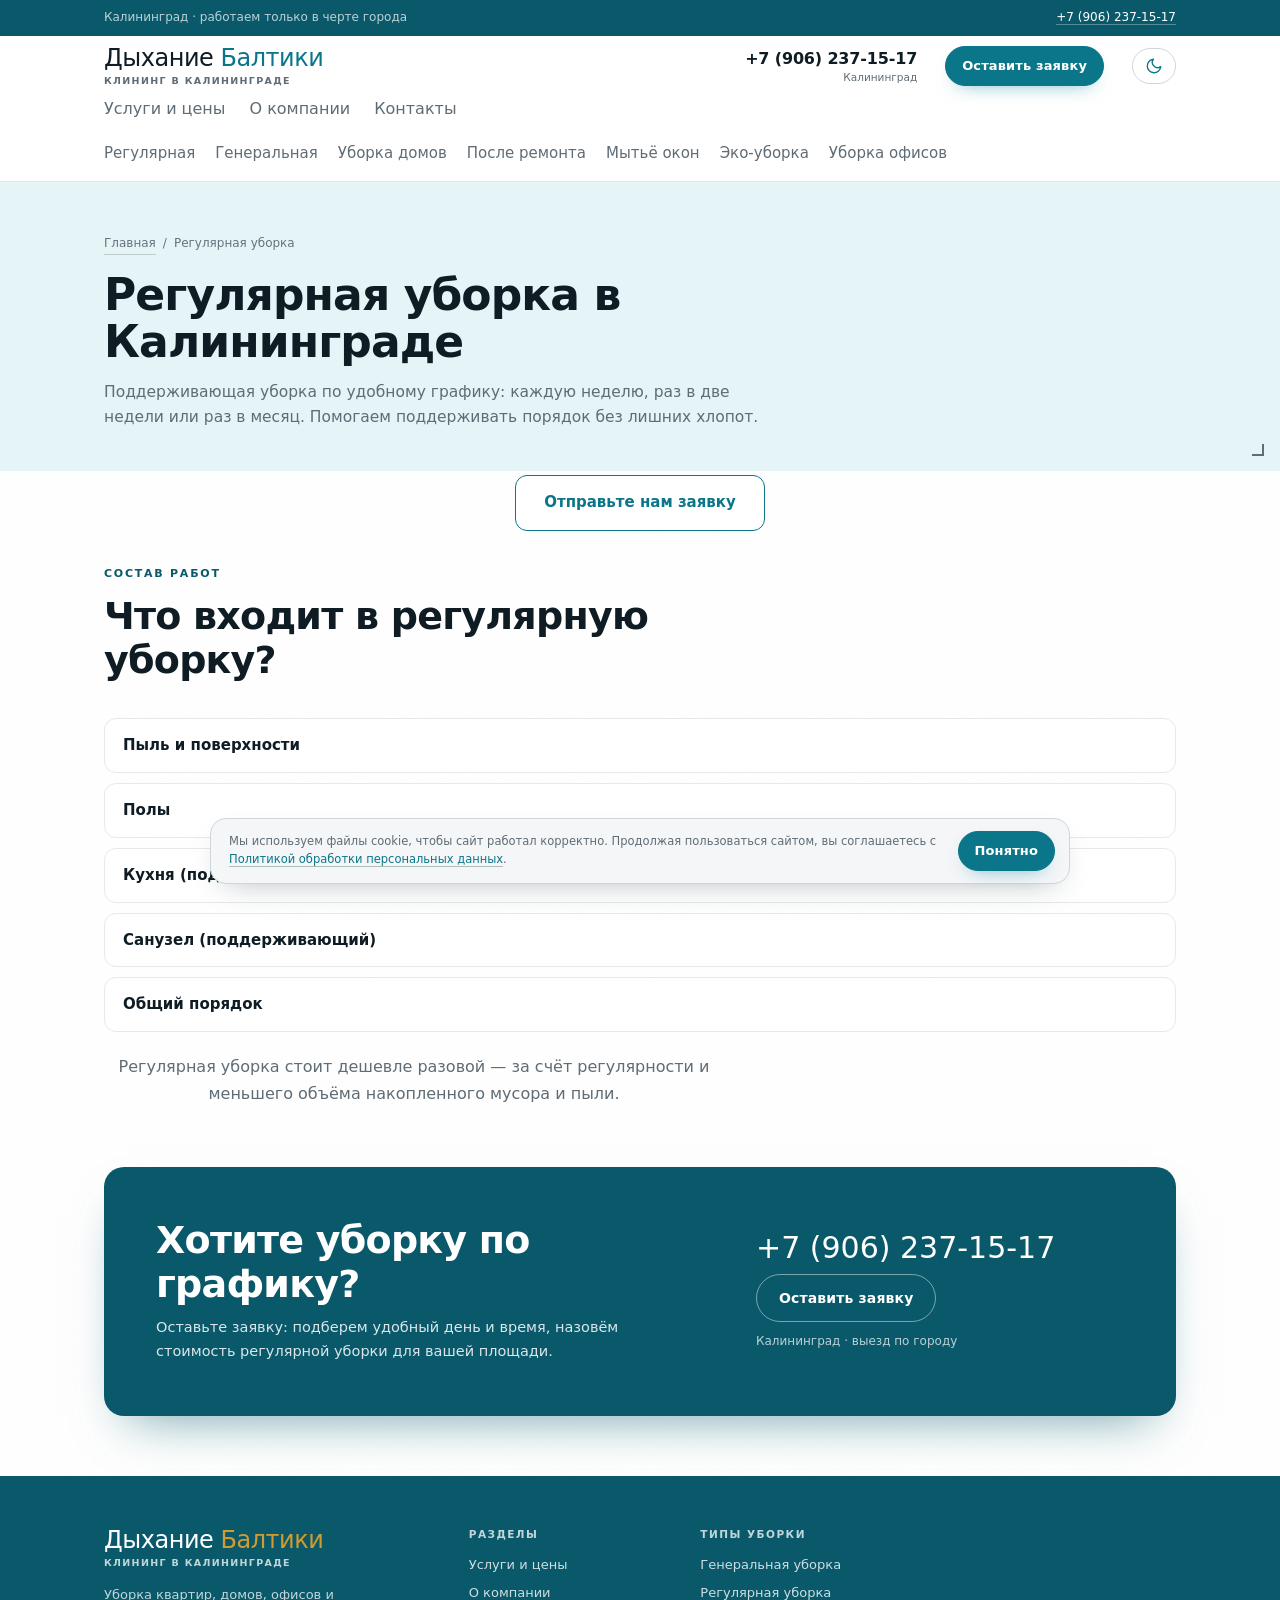
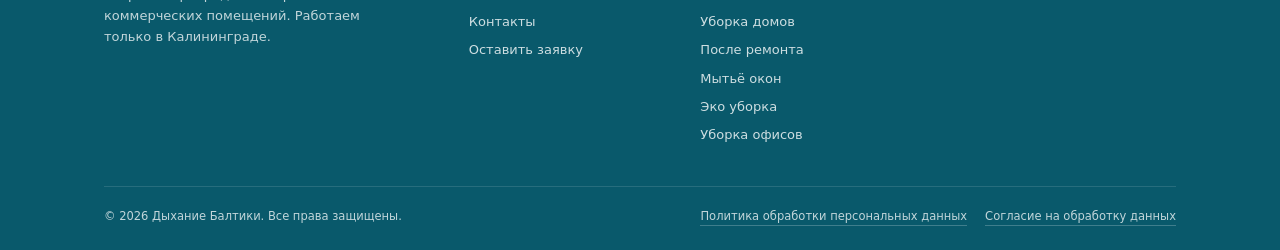
<file: cleaning-regular.html>
<!DOCTYPE html>
<html lang="ru">
<head>
  <meta charset="UTF-8">
  <meta name="viewport" content="width=device-width, initial-scale=1">
  <title>Регулярная уборка в Калининграде — Дыхание Балтики</title>
  <meta name="description" content="Регулярная уборка квартир и офисов в Калининграде. Поддерживающая уборка по графику, что входит в регулярную уборку, цены по прайсу.">
  <meta name="theme-color" content="#25503c">
  <link rel="icon" href="assets/favicon.svg" type="image/svg+xml">
  <link rel="stylesheet" href="styles.css">
</head>
<body>

  <div class="topbar">
    <div class="container topbar__inner">
      <span>Калининград · работаем только в черте города</span>
      <span><a href="tel:+79062371517">+7 (906) 237-15-17</a></span>
    </div>
  </div>

  <header class="header">
    <div class="container header__inner">
      <a class="logo" href="index.html">
        <span class="logo__name">Дыхание <span>Балтики</span></span>
        <span class="logo__sub">клининг в Калининграде</span>
      </a>

      <nav class="nav" id="nav" aria-label="Основная навигация">
        <div class="nav__main">
          <a href="services.html">Услуги и цены</a>
          <a href="about.html">О компании</a>
          <a href="contacts.html">Контакты</a>
        </div>
      </nav>

      <div class="header__services" aria-label="Виды уборки">
        <a href="cleaning-regular.html">Регулярная</a>
        <a href="cleaning-general.html">Генеральная</a>
        <a href="cleaning-house.html">Уборка домов</a>
        <a href="cleaning-post-renovation.html">После ремонта</a>
        <a href="cleaning-windows.html">Мытьё окон</a>
        <a href="cleaning-eco.html">Эко-уборка</a>
        <a href="cleaning-office.html">Уборка офисов</a>
      </div>

      <div class="header__phone">
        <a href="tel:+79062371517">+7 (906) 237-15-17</a>
        <small>Калининград</small>
      </div>

      <a class="btn btn--primary btn--sm header__cta" href="contacts.html#form">Оставить заявку</a>

      <button class="btn theme-toggle" type="button" id="themeToggle" aria-label="Переключить тему оформления" aria-pressed="false"><svg class="theme-toggle__icon theme-toggle__icon--moon" viewBox="0 0 24 24" width="18" height="18" aria-hidden="true"><path d="M21 12.79A9 9 0 1 1 11.21 3 7 7 0 0 0 21 12.79z"/></svg><svg class="theme-toggle__icon theme-toggle__icon--sun" viewBox="0 0 24 24" width="18" height="18" aria-hidden="true"><circle cx="12" cy="12" r="4"/><path d="M12 2v2M12 20v2M4.93 4.93l1.41 1.41M17.66 17.66l1.41 1.41M2 12h2M20 12h2M4.93 19.07l1.41-1.41M17.66 6.34l1.41-1.41"/></svg></button>

      <button class="burger" type="button" id="burger" aria-label="Открыть меню" aria-expanded="false" aria-controls="nav">
        <span></span><span></span><span></span>
      </button>
    </div>
  </header>

  <main>
    <section class="page-hero">
      <div class="container">
        <nav class="breadcrumbs" aria-label="Хлебные крошки">
          <a href="index.html">Главная</a>
          <span>/</span>
          <span>Регулярная уборка</span>
        </nav>
        <h1>Регулярная уборка в Калининграде</h1>
        <p class="page-hero__lead">Поддерживающая уборка по удобному графику: каждую неделю, раз в две недели или раз в месяц. Помогаем поддерживать порядок без лишних хлопот.</p>
      </div>
    </section>

    <section class="clean-page">
      <div class="container">
        <div class="claim-btn__wrap">
          <a class="claim-btn" href="contacts.html#form">Отправьте нам заявку</a>
        </div>

        <div class="section__head">
          <span class="overline">Состав работ</span>
          <h2>Что входит в регулярную уборку?</h2>
        </div>

        <div class="clean-accordion">
          <details>
            <summary>Пыль и поверхности</summary>
            <div class="clean-accordion__body">
              <p>Регулярное удаление пыли с доступных поверхностей: полки, столы, подоконники, тумбы. Поддерживающий характер уборки — без глубокой мойки техники и окон.</p>
            </div>
          </details>

          <details>
            <summary>Полы</summary>
            <div class="clean-accordion__body">
              <p>Пропылесосим и вымоем полы в комнатах, кухне, коридоре и санузле. Убираем мелкий мусор и крошки.</p>
            </div>
          </details>

          <details>
            <summary>Кухня (поддерживающая)</summary>
            <div class="clean-accordion__body">
              <p>Протираем рабочую зону, столешницу, фасады гарнитура снаружи, моем раковину. Выносим мусор и меняем пакет в урне.</p>
            </div>
          </details>

          <details>
            <summary>Санузел (поддерживающий)</summary>
            <div class="clean-accordion__body">
              <p>Чистим унитаз и смесители, протираем кафель и зеркала. Меняем полотенца на места, если необходимо.</p>
            </div>
          </details>

          <details>
            <summary>Общий порядок</summary>
            <div class="clean-accordion__body">
              <p>Заправляем кровати, расставляем вещи на места, убираем пыль с открытых полок. Удобно для поддержания чистоты между генеральными уборками.</p>
            </div>
          </details>
        </div>

        <p class="section__sub" style="margin-top:22px;text-align:center;">Регулярная уборка стоит дешевле разовой — за счёт регулярности и меньшего объёма накопленного мусора и пыли.</p>
      </div>
    </section>

    <section class="section section--tight">
      <div class="container">
        <div class="cta">
          <div class="cta__grid">
            <div>
              <h2>Хотите уборку по графику?</h2>
              <p>Оставьте заявку: подберем удобный день и время, назовём стоимость регулярной уборки для вашей площади.</p>
            </div>
            <div class="cta__actions">
              <a class="cta__phone" href="tel:+79062371517">+7 (906) 237-15-17</a>
              <a class="btn btn--light" href="contacts.html#form">Оставить заявку</a>
              <span class="cta__small">Калининград · выезд по городу</span>
            </div>
          </div>
        </div>
      </div>
    </section>
  </main>

  <footer class="footer">
    <div class="container">
      <div class="footer__grid">
        <div>
          <a class="logo" href="index.html">
            <span class="logo__name">Дыхание <span>Балтики</span></span>
            <span class="logo__sub">клининг в Калининграде</span>
          </a>
          <p class="footer__about">Уборка квартир, домов, офисов и коммерческих помещений. Работаем только в Калининграде.</p>
        </div>
        <div>
          <h3>Разделы</h3>
          <ul class="footer__list">
            <li><a href="services.html">Услуги и цены</a></li>
            <li><a href="about.html">О компании</a></li>
            <li><a href="contacts.html">Контакты</a></li>
            <li><a href="contacts.html#form">Оставить заявку</a></li>
          </ul>
        </div>
        <div>
          <h3>Типы уборки</h3>
          <ul class="footer__list">
            <li><a href="cleaning-general.html">Генеральная уборка</a></li>
            <li><a href="cleaning-regular.html">Регулярная уборка</a></li>
            <li><a href="cleaning-house.html">Уборка домов</a></li>
            <li><a href="cleaning-post-renovation.html">После ремонта</a></li>
            <li><a href="cleaning-windows.html">Мытьё окон</a></li>
            <li><a href="cleaning-eco.html">Эко уборка</a></li>
            <li><a href="cleaning-office.html">Уборка офисов</a></li>
          </ul>
        </div>
      </div>
      <div class="footer__bottom">
        <div>© <span id="year">2026</span> Дыхание Балтики. Все права защищены.</div>
        <div class="footer__legal">
          <a href="privacy.html">Политика обработки персональных данных</a>
          <a href="privacy.html#consent">Согласие на обработку данных</a>
        </div>
      </div>
    </div>
  </footer>

  <div class="cookie" id="cookieBar" role="dialog" aria-label="Использование файлов cookie" aria-live="polite">
    <p>Мы используем файлы cookie, чтобы сайт работал корректно. Продолжая пользоваться сайтом, вы соглашаетесь с <a href="privacy.html#cookies">Политикой обработки персональных данных</a>.</p>
    <button class="btn btn--primary btn--sm" type="button" id="cookieAccept">Понятно</button>
  </div>

  <script src="script.js"></script>
</body>
</html>
</file>
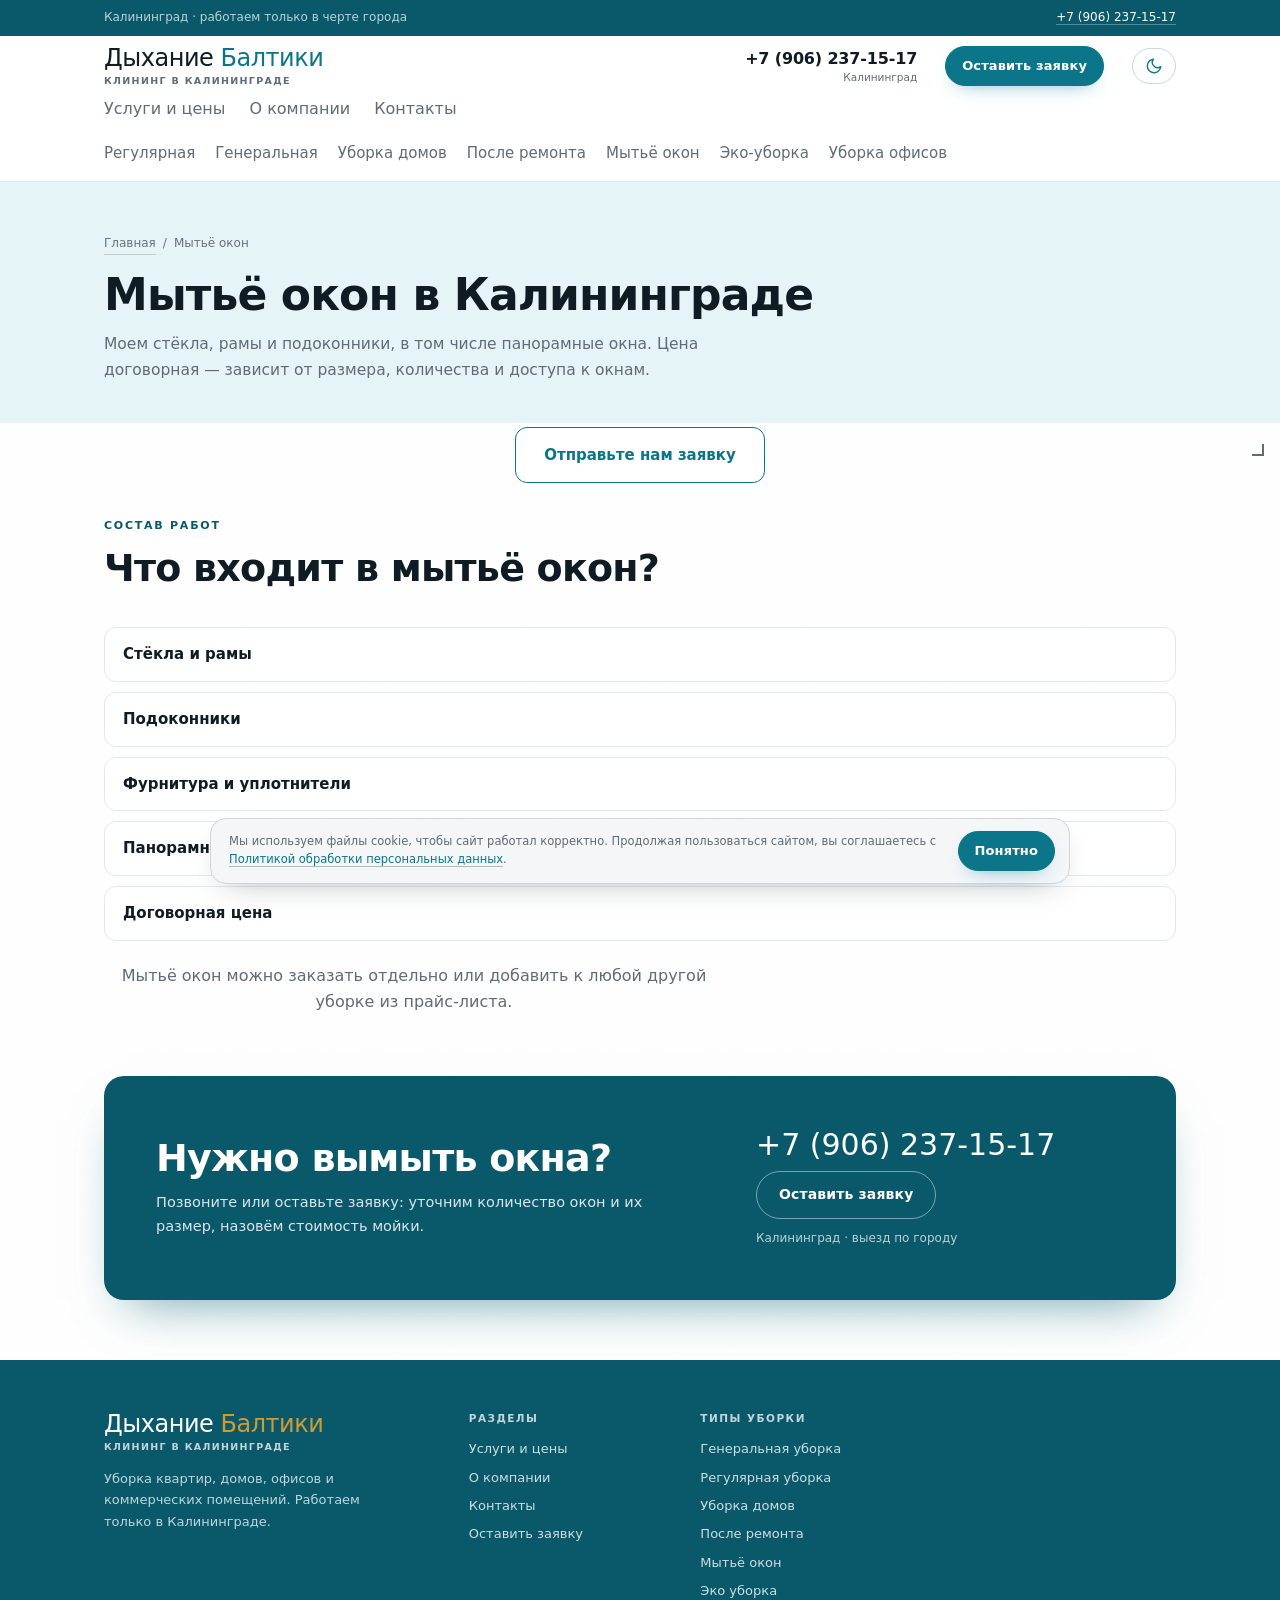
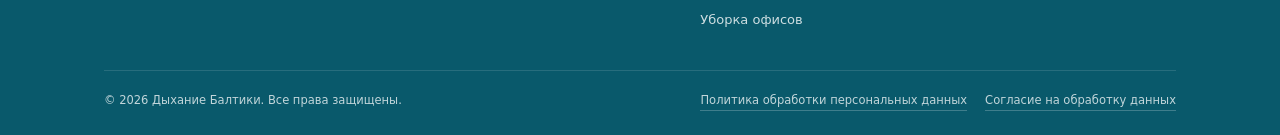
<file: cleaning-windows.html>
<!DOCTYPE html>
<html lang="ru">
<head>
  <meta charset="UTF-8">
  <meta name="viewport" content="width=device-width, initial-scale=1">
  <title>Мытьё окон в Калининграде — Дыхание Балтики</title>
  <meta name="description" content="Мытьё окон в Калининграде: стёкла, рамы, подоконники, панорамные окна. Договорная цена, выезд по городу.">
  <meta name="theme-color" content="#25503c">
  <link rel="icon" href="assets/favicon.svg" type="image/svg+xml">
  <link rel="stylesheet" href="styles.css">
</head>
<body>

  <div class="topbar">
    <div class="container topbar__inner">
      <span>Калининград · работаем только в черте города</span>
      <span><a href="tel:+79062371517">+7 (906) 237-15-17</a></span>
    </div>
  </div>

  <header class="header">
    <div class="container header__inner">
      <a class="logo" href="index.html">
        <span class="logo__name">Дыхание <span>Балтики</span></span>
        <span class="logo__sub">клининг в Калининграде</span>
      </a>

      <nav class="nav" id="nav" aria-label="Основная навигация">
        <div class="nav__main">
          <a href="services.html">Услуги и цены</a>
          <a href="about.html">О компании</a>
          <a href="contacts.html">Контакты</a>
        </div>
      </nav>

      <div class="header__services" aria-label="Виды уборки">
        <a href="cleaning-regular.html">Регулярная</a>
        <a href="cleaning-general.html">Генеральная</a>
        <a href="cleaning-house.html">Уборка домов</a>
        <a href="cleaning-post-renovation.html">После ремонта</a>
        <a href="cleaning-windows.html">Мытьё окон</a>
        <a href="cleaning-eco.html">Эко-уборка</a>
        <a href="cleaning-office.html">Уборка офисов</a>
      </div>

      <div class="header__phone">
        <a href="tel:+79062371517">+7 (906) 237-15-17</a>
        <small>Калининград</small>
      </div>

      <a class="btn btn--primary btn--sm header__cta" href="contacts.html#form">Оставить заявку</a>

      <button class="btn theme-toggle" type="button" id="themeToggle" aria-label="Переключить тему оформления" aria-pressed="false"><svg class="theme-toggle__icon theme-toggle__icon--moon" viewBox="0 0 24 24" width="18" height="18" aria-hidden="true"><path d="M21 12.79A9 9 0 1 1 11.21 3 7 7 0 0 0 21 12.79z"/></svg><svg class="theme-toggle__icon theme-toggle__icon--sun" viewBox="0 0 24 24" width="18" height="18" aria-hidden="true"><circle cx="12" cy="12" r="4"/><path d="M12 2v2M12 20v2M4.93 4.93l1.41 1.41M17.66 17.66l1.41 1.41M2 12h2M20 12h2M4.93 19.07l1.41-1.41M17.66 6.34l1.41-1.41"/></svg></button>

      <button class="burger" type="button" id="burger" aria-label="Открыть меню" aria-expanded="false" aria-controls="nav">
        <span></span><span></span><span></span>
      </button>
    </div>
  </header>

  <main>
    <section class="page-hero">
      <div class="container">
        <nav class="breadcrumbs" aria-label="Хлебные крошки">
          <a href="index.html">Главная</a>
          <span>/</span>
          <span>Мытьё окон</span>
        </nav>
        <h1>Мытьё окон в Калининграде</h1>
        <p class="page-hero__lead">Моем стёкла, рамы и подоконники, в том числе панорамные окна. Цена договорная — зависит от размера, количества и доступа к окнам.</p>
      </div>
    </section>

    <section class="clean-page">
      <div class="container">
        <div class="claim-btn__wrap">
          <a class="claim-btn" href="contacts.html#form">Отправьте нам заявку</a>
        </div>

        <div class="section__head">
          <span class="overline">Состав работ</span>
          <h2>Что входит в мытьё окон?</h2>
        </div>

        <div class="clean-accordion">
          <details>
            <summary>Стёкла и рамы</summary>
            <div class="clean-accordion__body">
              <p>Моем стеклопакеты и оконные рамы внутри и снаружи (по доступности). Убираем пыль, грязь и следы от осадков без разводов.</p>
            </div>
          </details>

          <details>
            <summary>Подоконники</summary>
            <div class="clean-accordion__body">
              <p>Протираем подоконники и откосы, удаляем скопившуюся пыль и мелкий мусор с поверхностей у окон.</p>
            </div>
          </details>

          <details>
            <summary>Фурнитура и уплотнители</summary>
            <div class="clean-accordion__body">
              <p>Очищаем оконную фурнитуру и резиновые уплотнители от грязи — так окна лучше открываются и дольше служат.</p>
            </div>
          </details>

          <details>
            <summary>Панорамные окна</summary>
            <div class="clean-accordion__body">
              <p>Мыем большие панорамные окна и витражное остекление. Цена рассчитывается за квадратный метр (от 250 ₽ за м²).</p>
            </div>
          </details>

          <details>
            <summary>Договорная цена</summary>
            <div class="clean-accordion__body">
              <p>Стоимость зависит от количества окон, их размера, этажа и доступа. Назовём цену до начала работы — без скрытых доплат.</p>
            </div>
          </details>
        </div>

        <p class="section__sub" style="margin-top:22px;text-align:center;">Мытьё окон можно заказать отдельно или добавить к любой другой уборке из прайс-листа.</p>
      </div>
    </section>

    <section class="section section--tight">
      <div class="container">
        <div class="cta">
          <div class="cta__grid">
            <div>
              <h2>Нужно вымыть окна?</h2>
              <p>Позвоните или оставьте заявку: уточним количество окон и их размер, назовём стоимость мойки.</p>
            </div>
            <div class="cta__actions">
              <a class="cta__phone" href="tel:+79062371517">+7 (906) 237-15-17</a>
              <a class="btn btn--light" href="contacts.html#form">Оставить заявку</a>
              <span class="cta__small">Калининград · выезд по городу</span>
            </div>
          </div>
        </div>
      </div>
    </section>
  </main>

  <footer class="footer">
    <div class="container">
      <div class="footer__grid">
        <div>
          <a class="logo" href="index.html">
            <span class="logo__name">Дыхание <span>Балтики</span></span>
            <span class="logo__sub">клининг в Калининграде</span>
          </a>
          <p class="footer__about">Уборка квартир, домов, офисов и коммерческих помещений. Работаем только в Калининграде.</p>
        </div>
        <div>
          <h3>Разделы</h3>
          <ul class="footer__list">
            <li><a href="services.html">Услуги и цены</a></li>
            <li><a href="about.html">О компании</a></li>
            <li><a href="contacts.html">Контакты</a></li>
            <li><a href="contacts.html#form">Оставить заявку</a></li>
          </ul>
        </div>
        <div>
          <h3>Типы уборки</h3>
          <ul class="footer__list">
            <li><a href="cleaning-general.html">Генеральная уборка</a></li>
            <li><a href="cleaning-regular.html">Регулярная уборка</a></li>
            <li><a href="cleaning-house.html">Уборка домов</a></li>
            <li><a href="cleaning-post-renovation.html">После ремонта</a></li>
            <li><a href="cleaning-windows.html">Мытьё окон</a></li>
            <li><a href="cleaning-eco.html">Эко уборка</a></li>
            <li><a href="cleaning-office.html">Уборка офисов</a></li>
          </ul>
        </div>
      </div>
      <div class="footer__bottom">
        <div>© <span id="year">2026</span> Дыхание Балтики. Все права защищены.</div>
        <div class="footer__legal">
          <a href="privacy.html">Политика обработки персональных данных</a>
          <a href="privacy.html#consent">Согласие на обработку данных</a>
        </div>
      </div>
    </div>
  </footer>

  <div class="cookie" id="cookieBar" role="dialog" aria-label="Использование файлов cookie" aria-live="polite">
    <p>Мы используем файлы cookie, чтобы сайт работал корректно. Продолжая пользоваться сайтом, вы соглашаетесь с <a href="privacy.html#cookies">Политикой обработки персональных данных</a>.</p>
    <button class="btn btn--primary btn--sm" type="button" id="cookieAccept">Понятно</button>
  </div>

  <script src="script.js"></script>
</body>
</html>
</file>
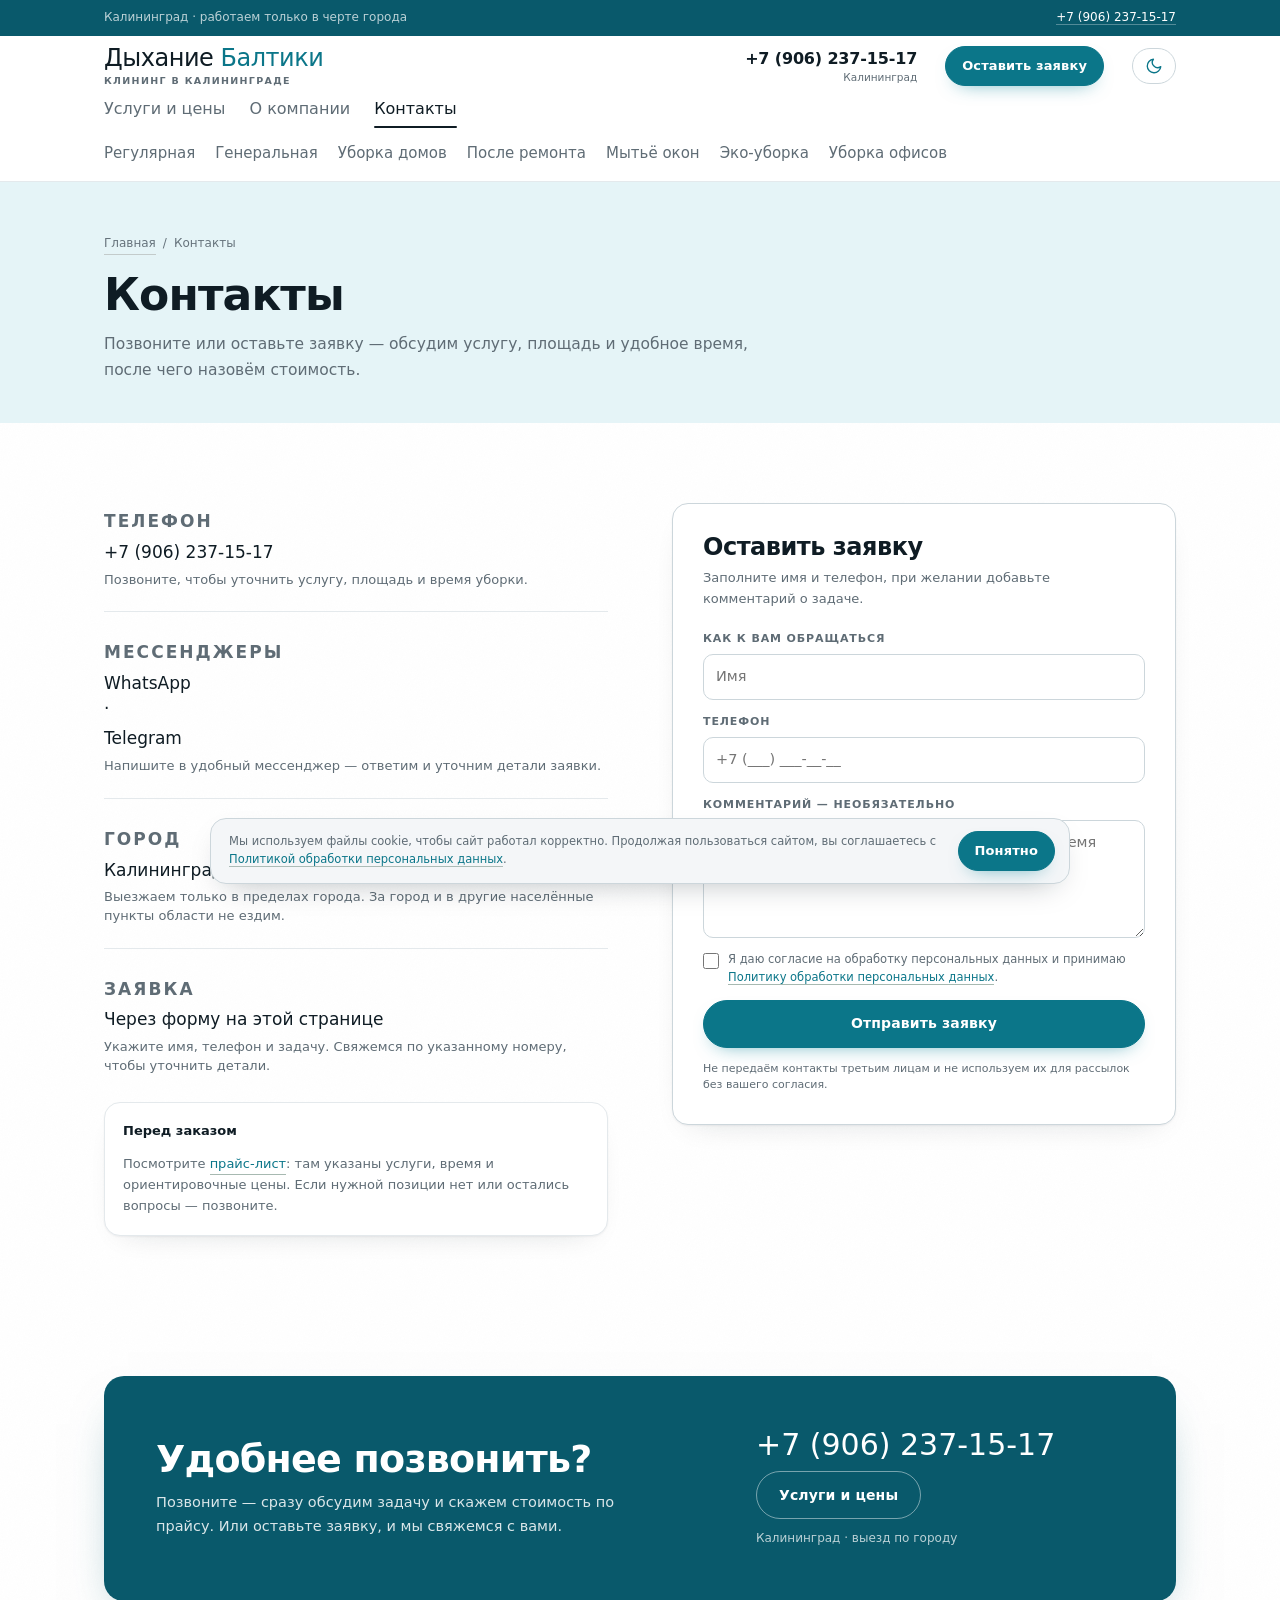
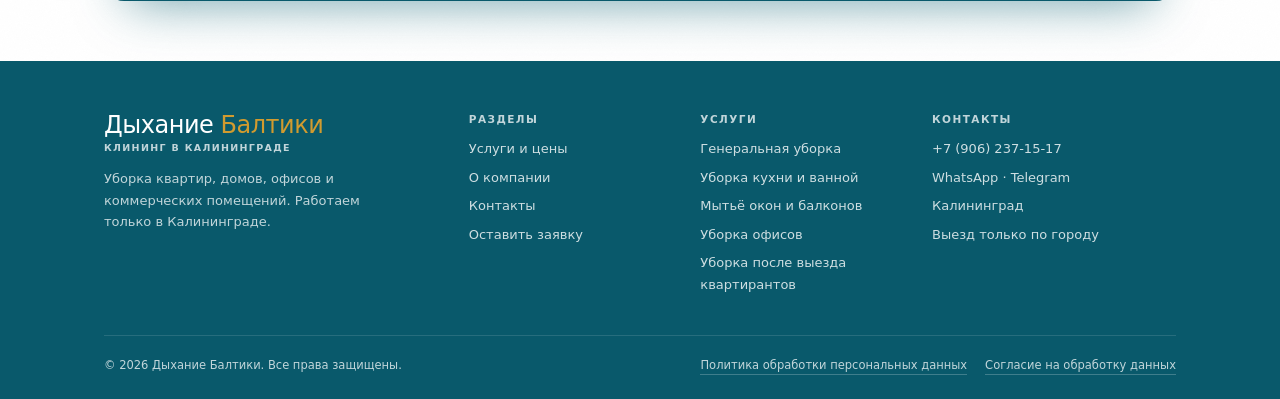
<file: contacts.html>
<!DOCTYPE html>
<html lang="ru">
<head>
  <meta charset="UTF-8">
  <meta name="viewport" content="width=device-width, initial-scale=1">
  <title>Контакты — Дыхание Балтики, клининг в Калининграде</title>
  <meta name="description" content="Контакты клининговой компании Дыхание Балтики в Калининграде: телефон, почта и форма заявки на уборку.">
  <meta name="theme-color" content="#25503c">
  <link rel="icon" href="assets/favicon.svg" type="image/svg+xml">
  <link rel="stylesheet" href="styles.css">
</head>
<body>

  <div class="topbar">
    <div class="container topbar__inner">
      <span>Калининград · работаем только в черте города</span>
      <span><a href="tel:+79062371517">+7 (906) 237-15-17</a></span>
    </div>
  </div>

  <header class="header">
    <div class="container header__inner">
      <a class="logo" href="index.html">
        <span class="logo__name">Дыхание <span>Балтики</span></span>
        <span class="logo__sub">клининг в Калининграде</span>
      </a>

      <nav class="nav" id="nav" aria-label="Основная навигация">
        <div class="nav__main">
          <a href="services.html">Услуги и цены</a>
          <a href="about.html">О компании</a>
          <a href="contacts.html" class="is-current" aria-current="page">Контакты</a>
        </div>
      </nav>

      <div class="header__services" aria-label="Виды уборки">
        <a href="cleaning-regular.html">Регулярная</a>
        <a href="cleaning-general.html">Генеральная</a>
        <a href="cleaning-house.html">Уборка домов</a>
        <a href="cleaning-post-renovation.html">После ремонта</a>
        <a href="cleaning-windows.html">Мытьё окон</a>
        <a href="cleaning-eco.html">Эко-уборка</a>
        <a href="cleaning-office.html">Уборка офисов</a>
      </div>

      <div class="header__phone">
        <a href="tel:+79062371517">+7 (906) 237-15-17</a>
        <small>Калининград</small>
      </div>

      <a class="btn btn--primary btn--sm header__cta" href="#form">Оставить заявку</a>

      <button class="btn theme-toggle" type="button" id="themeToggle" aria-label="Переключить тему оформления" aria-pressed="false"><svg class="theme-toggle__icon theme-toggle__icon--moon" viewBox="0 0 24 24" width="18" height="18" aria-hidden="true"><path d="M21 12.79A9 9 0 1 1 11.21 3 7 7 0 0 0 21 12.79z"/></svg><svg class="theme-toggle__icon theme-toggle__icon--sun" viewBox="0 0 24 24" width="18" height="18" aria-hidden="true"><circle cx="12" cy="12" r="4"/><path d="M12 2v2M12 20v2M4.93 4.93l1.41 1.41M17.66 17.66l1.41 1.41M2 12h2M20 12h2M4.93 19.07l1.41-1.41M17.66 6.34l1.41-1.41"/></svg></button>

      <button class="burger" type="button" id="burger" aria-label="Открыть меню" aria-expanded="false" aria-controls="nav">
        <span></span><span></span><span></span>
      </button>
    </div>
  </header>

  <main>
    <section class="page-hero">
      <div class="container">
        <nav class="breadcrumbs" aria-label="Хлебные крошки">
          <a href="index.html">Главная</a>
          <span>/</span>
          <span>Контакты</span>
        </nav>
        <h1>Контакты</h1>
        <p class="page-hero__lead">Позвоните или оставьте заявку — обсудим услугу, площадь и удобное время, после чего назовём стоимость.</p>
      </div>
    </section>

    <section class="section">
      <div class="container contacts-grid">
        <div>
          <div class="contact-block">
            <p class="contact-block__label">Телефон</p>
            <a href="tel:+79062371517">+7 (906) 237-15-17</a>
            <p class="contact-note">Позвоните, чтобы уточнить услугу, площадь и время уборки.</p>
          </div>

          <div class="contact-block">
            <p class="contact-block__label">Мессенджеры</p>
            <p><a href="https://wa.me/79062371517" target="_blank" rel="noopener">WhatsApp</a> · <a href="https://t.me/+79062371517" target="_blank" rel="noopener">Telegram</a></p>
            <p class="contact-note">Напишите в удобный мессенджер — ответим и уточним детали заявки.</p>
          </div>

          <div class="contact-block">
            <p class="contact-block__label">Город</p>
            <p>Калининград</p>
            <p class="contact-note">Выезжаем только в пределах города. За город и в другие населённые пункты области не ездим.</p>
          </div>

          <div class="contact-block">
            <p class="contact-block__label">Заявка</p>
            <p>Через форму на этой странице</p>
            <p class="contact-note">Укажите имя, телефон и задачу. Свяжемся по указанному номеру, чтобы уточнить детали.</p>
          </div>

          <div class="map-card">
            <strong>Перед заказом</strong>
            Посмотрите <a href="services.html">прайс-лист</a>: там указаны услуги, время и ориентировочные цены. Если нужной позиции нет или остались вопросы — позвоните.
          </div>
        </div>

        <div class="form-card" id="form">
          <div id="formWrap">
            <h2 class="form-card__title">Оставить заявку</h2>
            <p class="form-card__hint">Заполните имя и телефон, при желании добавьте комментарий о задаче.</p>

            <p class="form__error" id="formError" role="alert"></p>

            <form class="form" id="leadForm" novalidate>
              <label class="field">
                <span class="field__label">Как к вам обращаться</span>
                <input class="field__control" type="text" id="leadName" name="name" placeholder="Имя" autocomplete="name" required>
              </label>

              <label class="field">
                <span class="field__label">Телефон</span>
                <input class="field__control" type="tel" id="leadPhone" name="phone" placeholder="+7 (___) ___-__-__" autocomplete="tel" inputmode="tel" required>
              </label>

              <label class="field">
                <span class="field__label">Комментарий — необязательно</span>
                <textarea class="field__control" id="leadComment" name="comment" rows="4" placeholder="Адрес, площадь, нужная услуга и удобное время"></textarea>
              </label>

              <label class="consent">
                <input type="checkbox" id="leadConsent" name="consent" required>
                <span>Я даю согласие на обработку персональных данных и принимаю <a href="privacy.html" target="_blank" rel="noopener">Политику обработки персональных данных</a>.</span>
              </label>

              <button class="btn btn--primary btn--block" type="submit">Отправить заявку</button>
              <p class="form__foot">Не передаём контакты третьим лицам и не используем их для рассылок без вашего согласия.</p>
            </form>
          </div>

          <div class="form-success" id="formSuccess">
            <h3>Заявка отправлена</h3>
            <p>Спасибо. Свяжемся с вами по указанному телефону, чтобы уточнить детали уборки.</p>
            <button class="btn btn--secondary btn--sm" type="button" id="formReset">Отправить ещё одну</button>
          </div>
        </div>
      </div>
    </section>

    <section class="section section--tight">
      <div class="container">
        <div class="cta">
          <div class="cta__grid">
            <div>
              <h2>Удобнее позвонить?</h2>
              <p>Позвоните — сразу обсудим задачу и скажем стоимость по прайсу. Или оставьте заявку, и мы свяжемся с вами.</p>
            </div>
            <div class="cta__actions">
              <a class="cta__phone" href="tel:+79062371517">+7 (906) 237-15-17</a>
              <a class="btn btn--light" href="services.html">Услуги и цены</a>
              <span class="cta__small">Калининград · выезд по городу</span>
            </div>
          </div>
        </div>
      </div>
    </section>
  </main>

  <footer class="footer">
    <div class="container">
      <div class="footer__grid">
        <div>
          <a class="logo" href="index.html">
            <span class="logo__name">Дыхание <span>Балтики</span></span>
            <span class="logo__sub">клининг в Калининграде</span>
          </a>
          <p class="footer__about">Уборка квартир, домов, офисов и коммерческих помещений. Работаем только в Калининграде.</p>
        </div>

        <div>
          <h3>Разделы</h3>
          <ul class="footer__list">
            <li><a href="services.html">Услуги и цены</a></li>
            <li><a href="about.html">О компании</a></li>
            <li><a href="contacts.html">Контакты</a></li>
            <li><a href="contacts.html#form">Оставить заявку</a></li>
          </ul>
        </div>

        <div>
          <h3>Услуги</h3>
          <ul class="footer__list">
            <li><a href="services.html">Генеральная уборка</a></li>
            <li><a href="services.html">Уборка кухни и ванной</a></li>
            <li><a href="services.html">Мытьё окон и балконов</a></li>
            <li><a href="services.html">Уборка офисов</a></li>
            <li><a href="services.html">Уборка после выезда квартирантов</a></li>
          </ul>
        </div>

        <div>
          <h3>Контакты</h3>
          <ul class="footer__list">
            <li><a href="tel:+79062371517">+7 (906) 237-15-17</a></li>
            <li><a href="https://wa.me/79062371517" target="_blank" rel="noopener">WhatsApp</a> · <a href="https://t.me/+79062371517" target="_blank" rel="noopener">Telegram</a></li>
            <li>Калининград</li>
            <li>Выезд только по городу</li>
          </ul>
        </div>
      </div>

      <div class="footer__bottom">
        <div>© <span id="year">2026</span> Дыхание Балтики. Все права защищены.</div>
        <div class="footer__legal">
          <a href="privacy.html">Политика обработки персональных данных</a>
          <a href="privacy.html#consent">Согласие на обработку данных</a>
        </div>
      </div>
    </div>
  </footer>

  <div class="cookie" id="cookieBar" role="dialog" aria-label="Использование файлов cookie" aria-live="polite">
    <p>Мы используем файлы cookie, чтобы сайт работал корректно. Продолжая пользоваться сайтом, вы соглашаетесь с <a href="privacy.html#cookies">Политикой обработки персональных данных</a>.</p>
    <button class="btn btn--primary btn--sm" type="button" id="cookieAccept">Понятно</button>
  </div>

  <script src="script.js"></script>
</body>
</html>
</file>
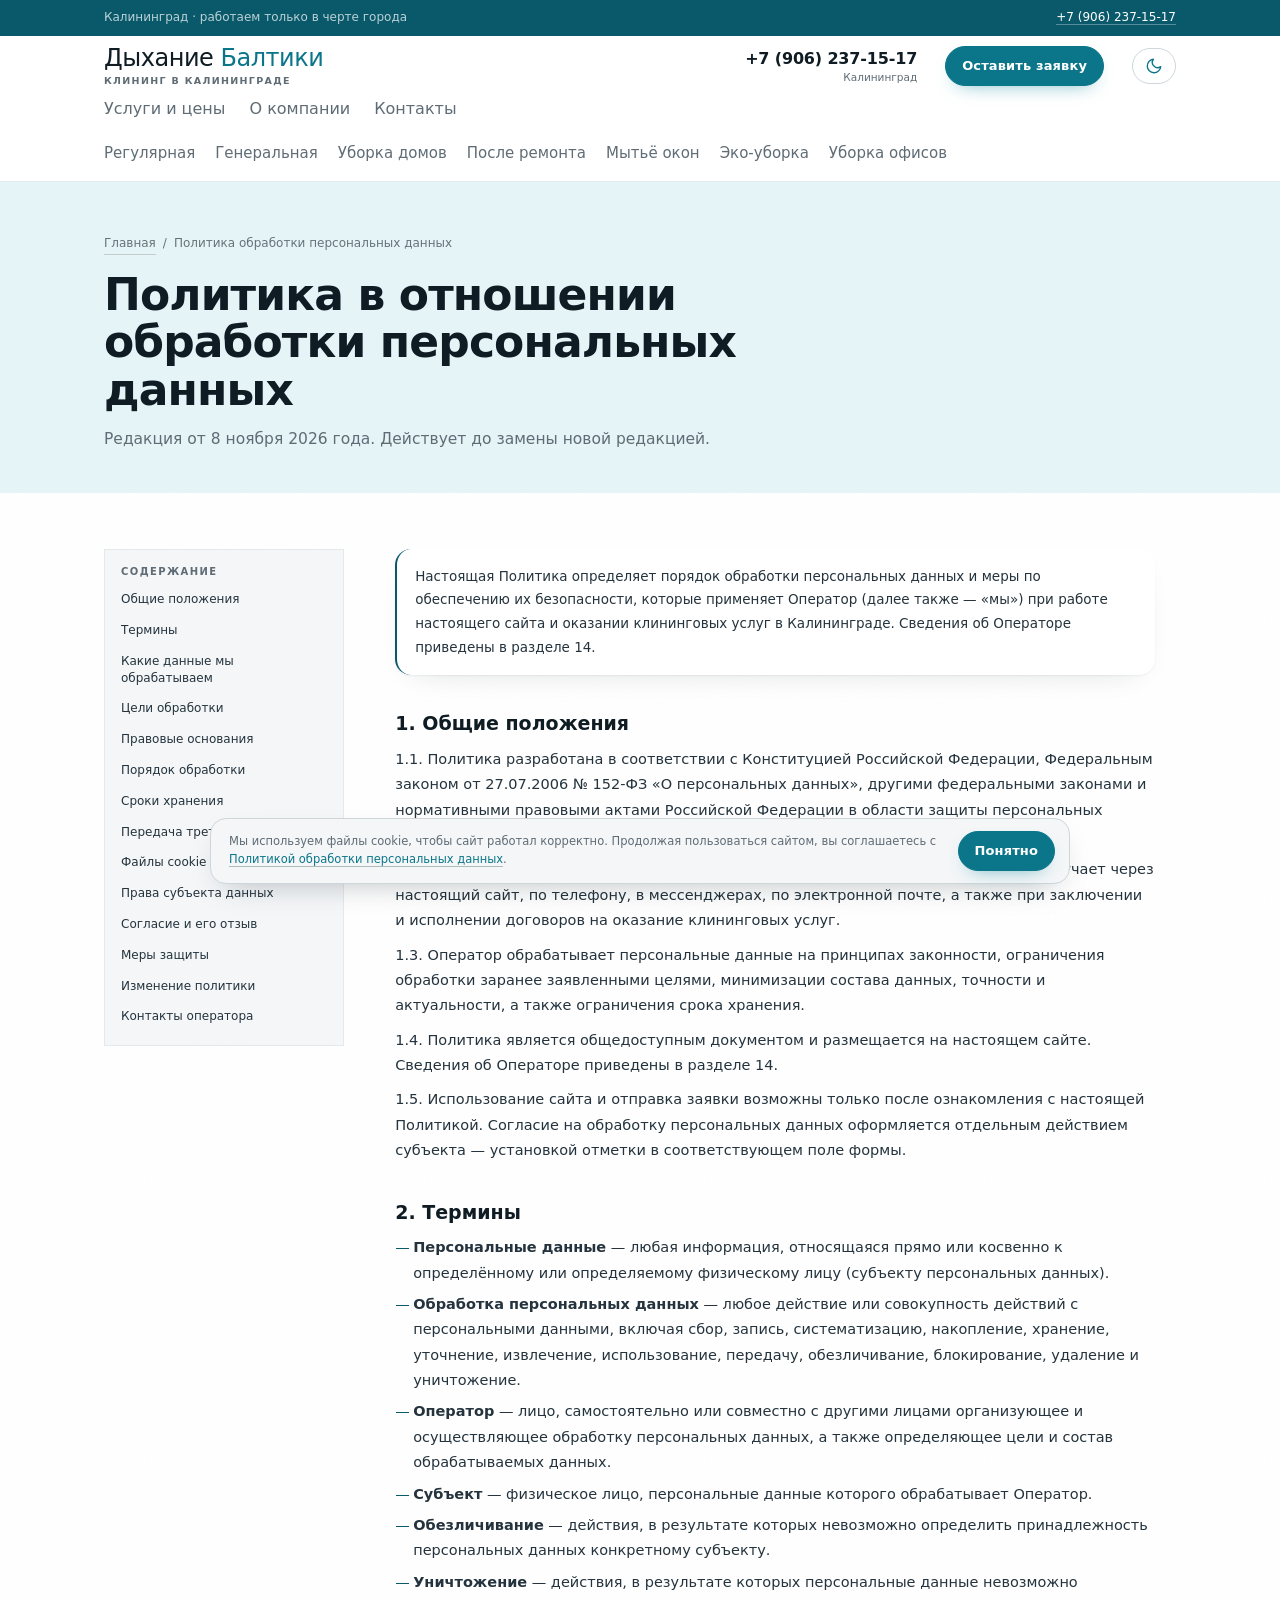
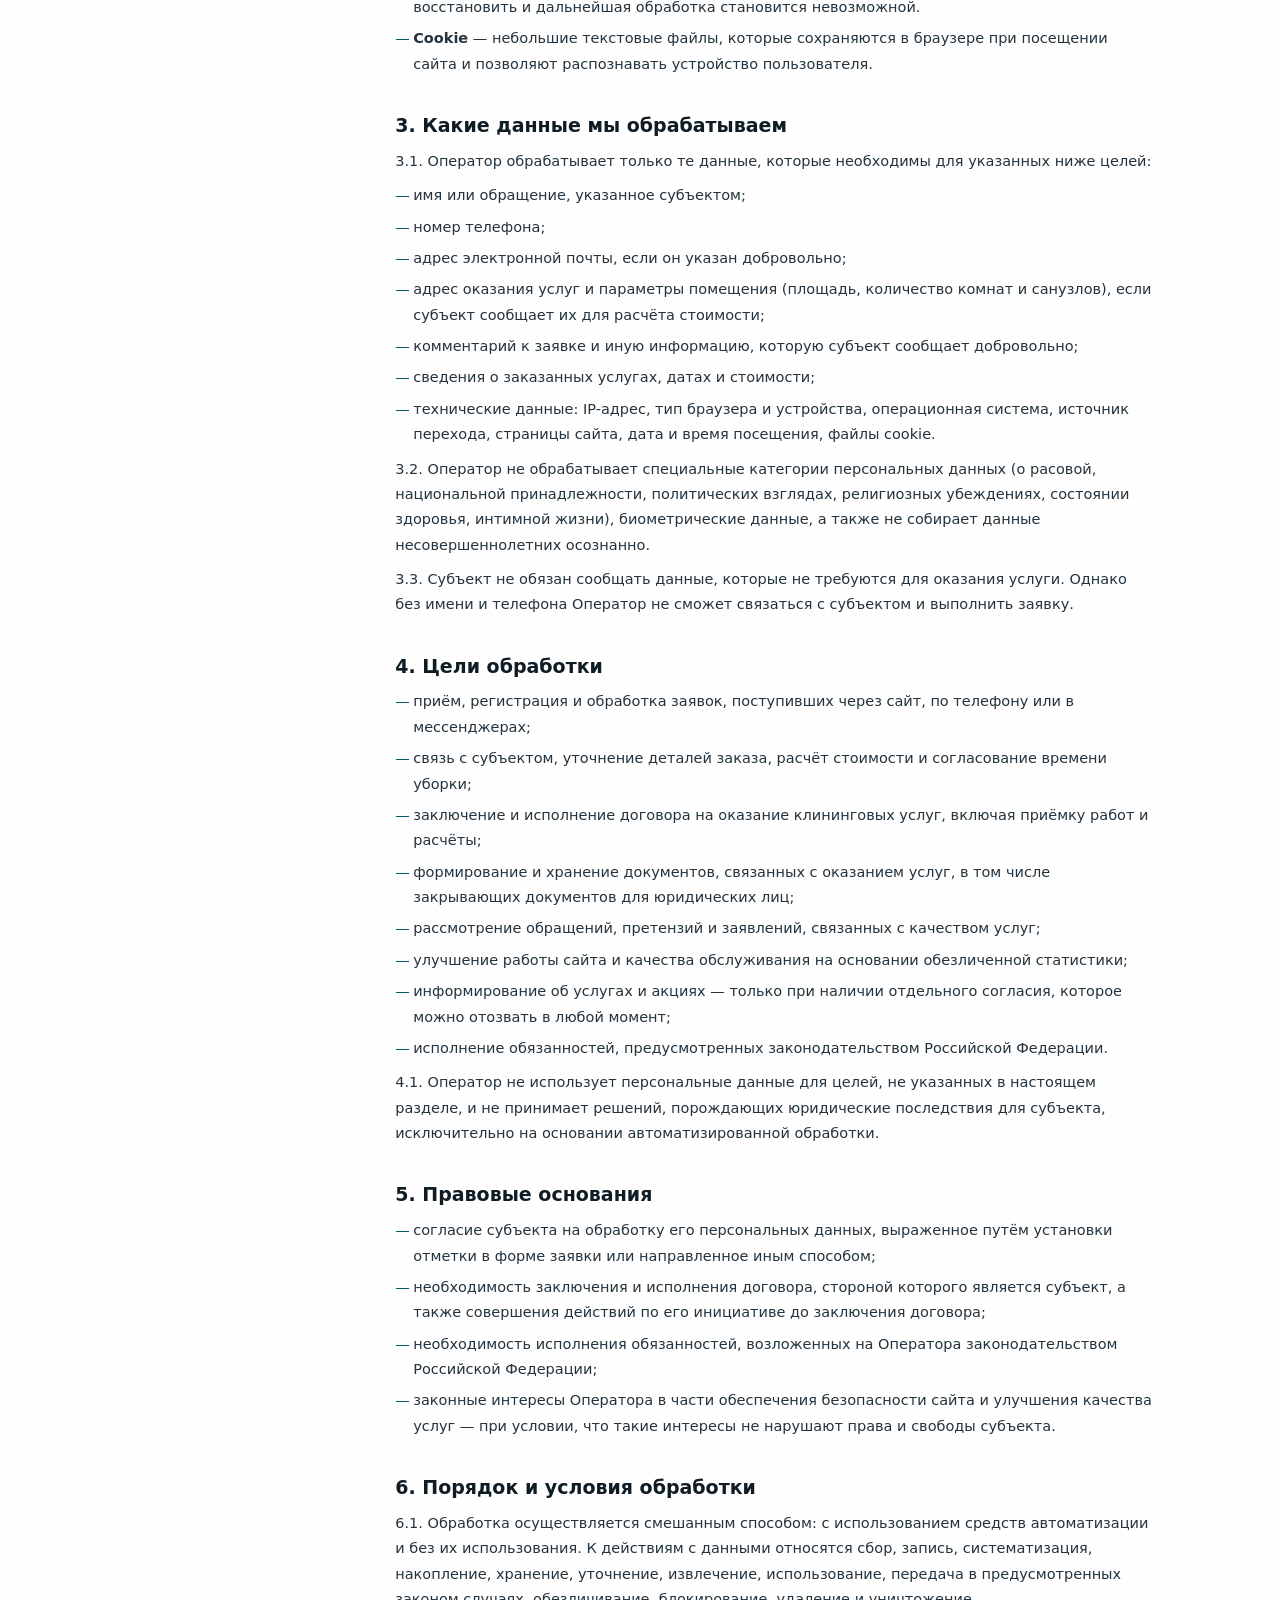
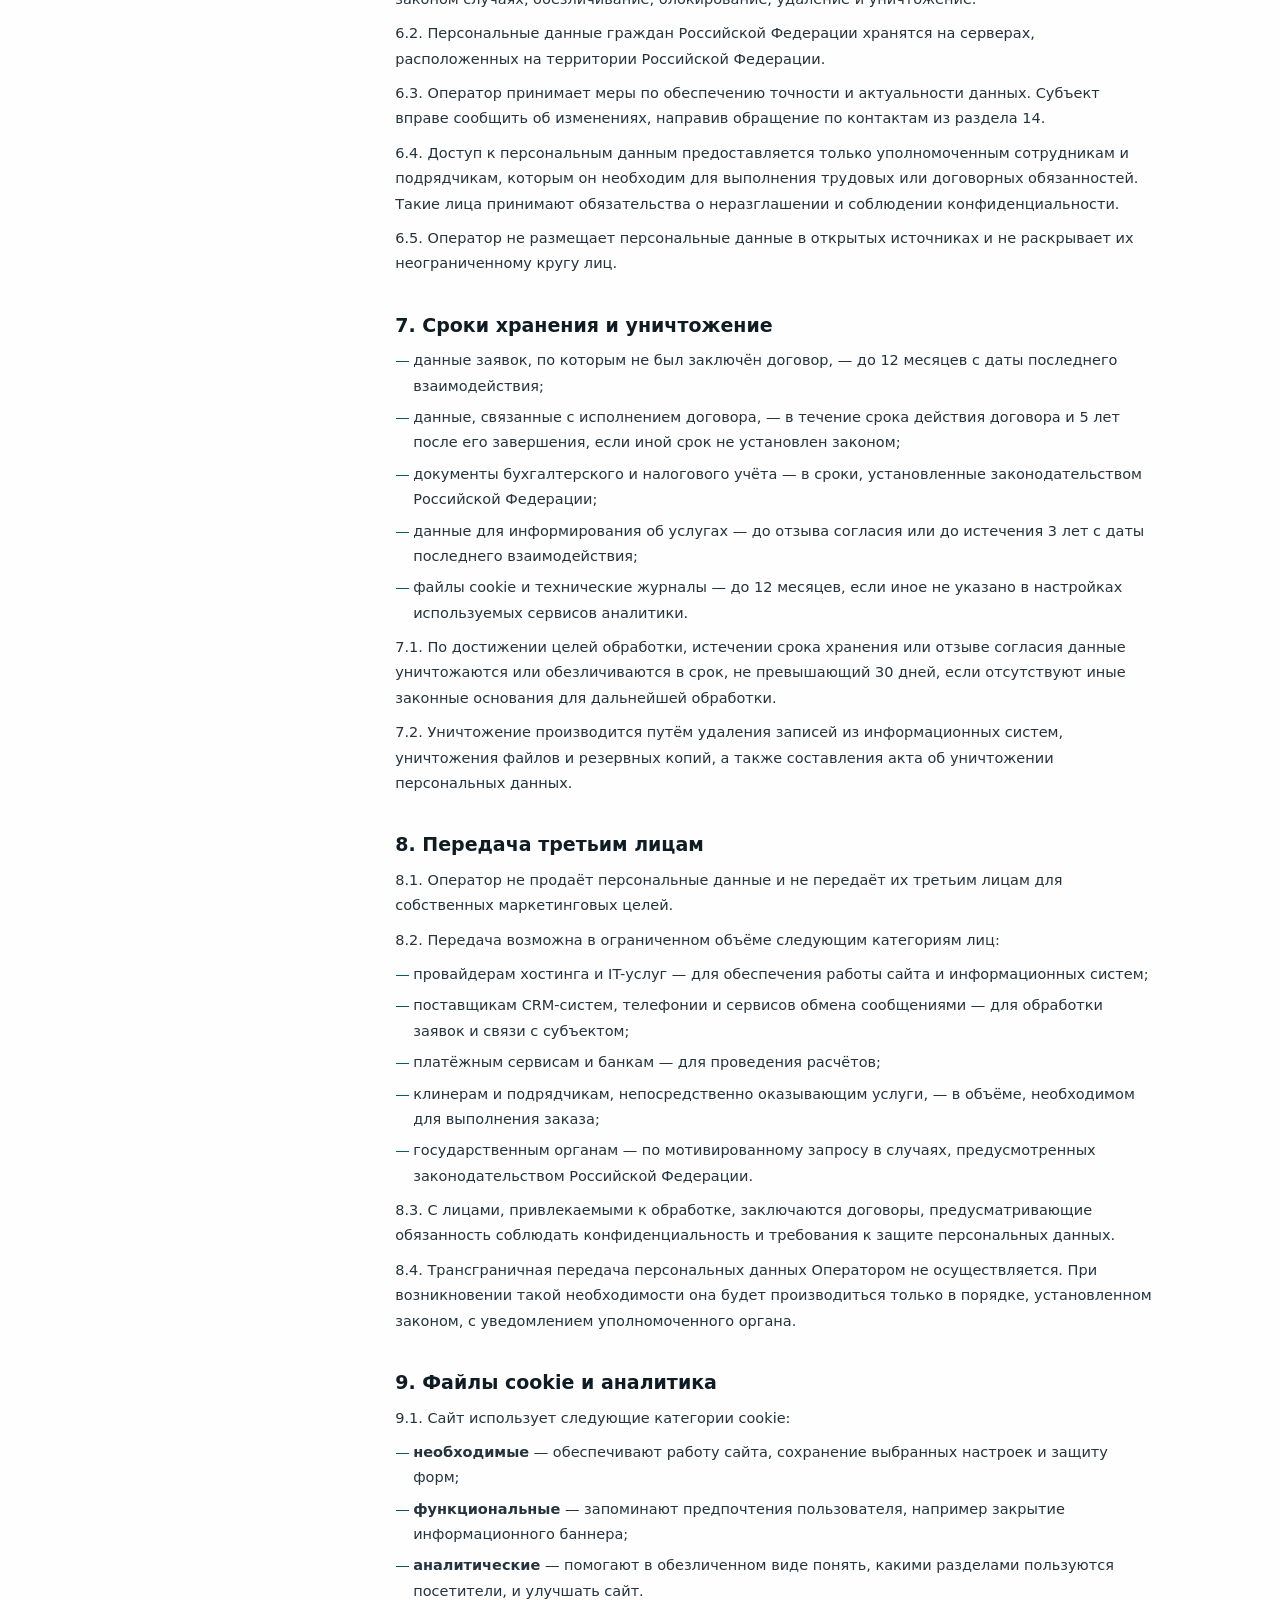
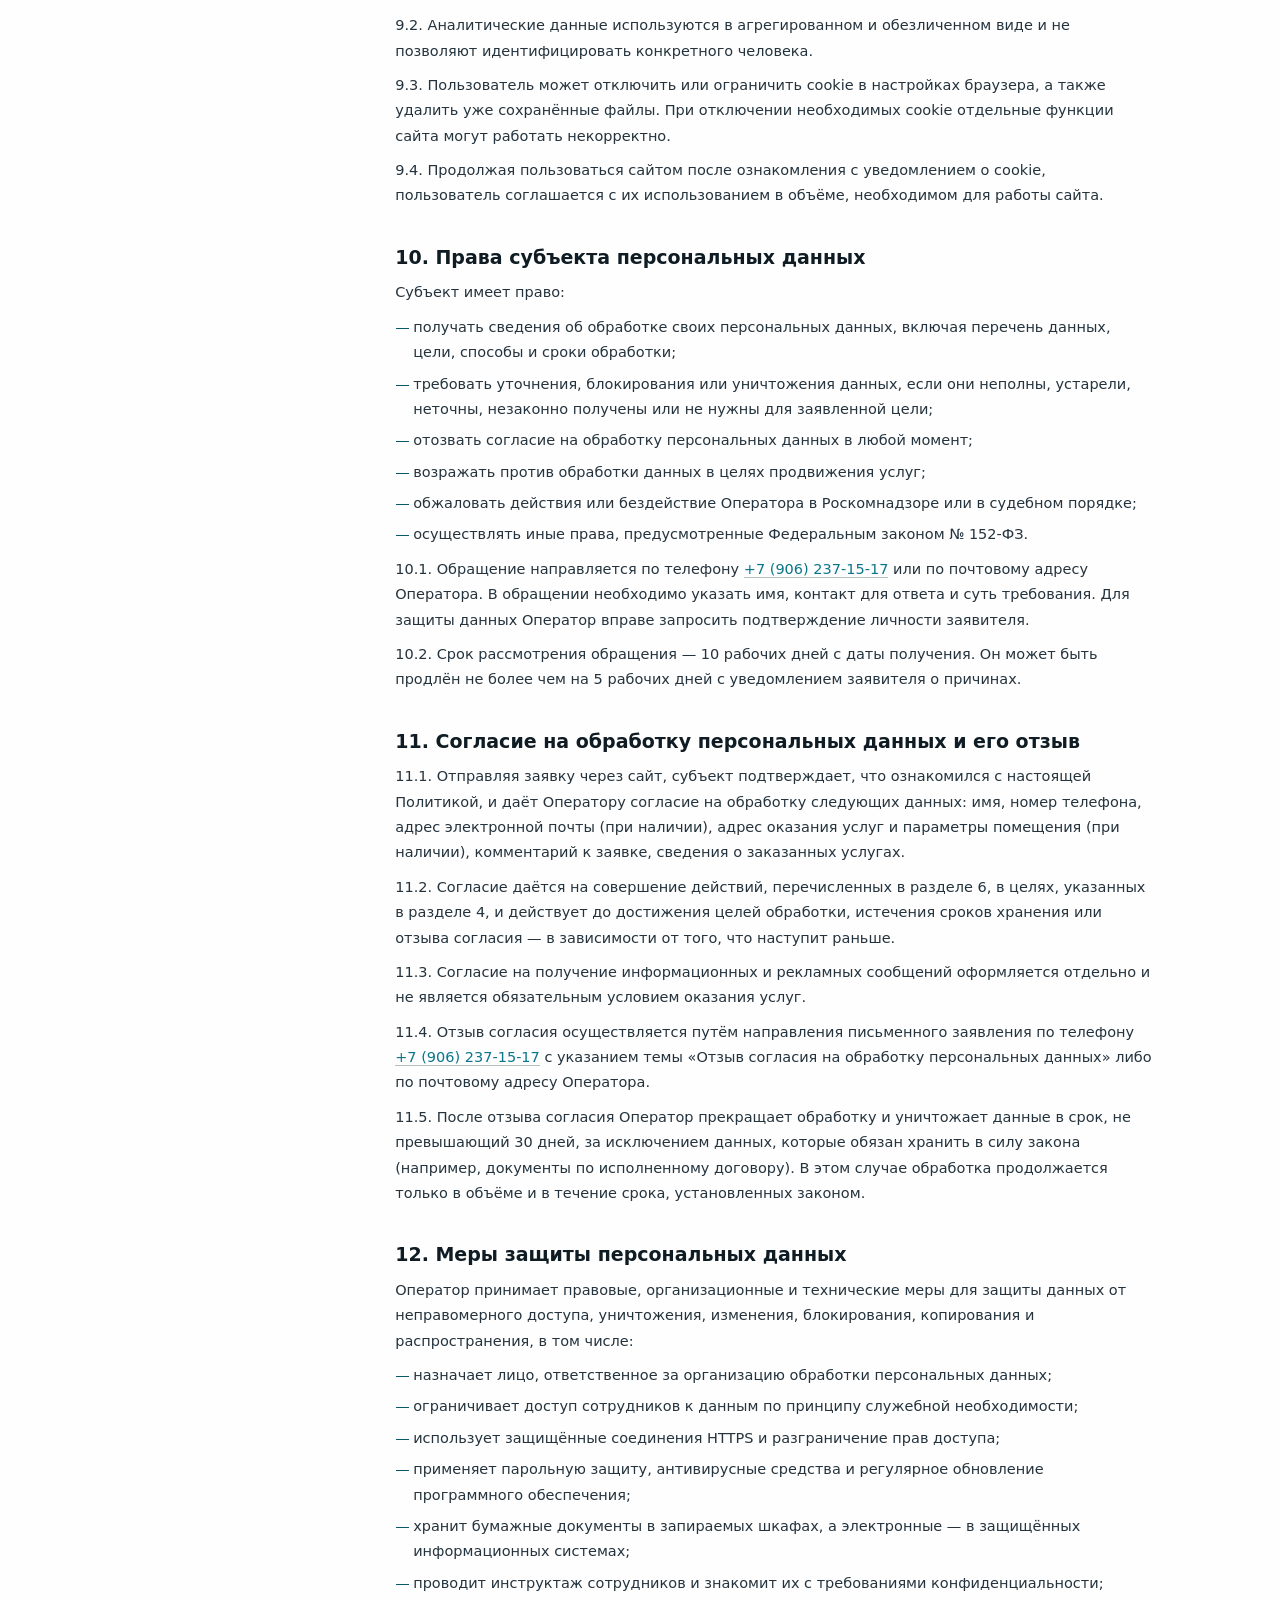
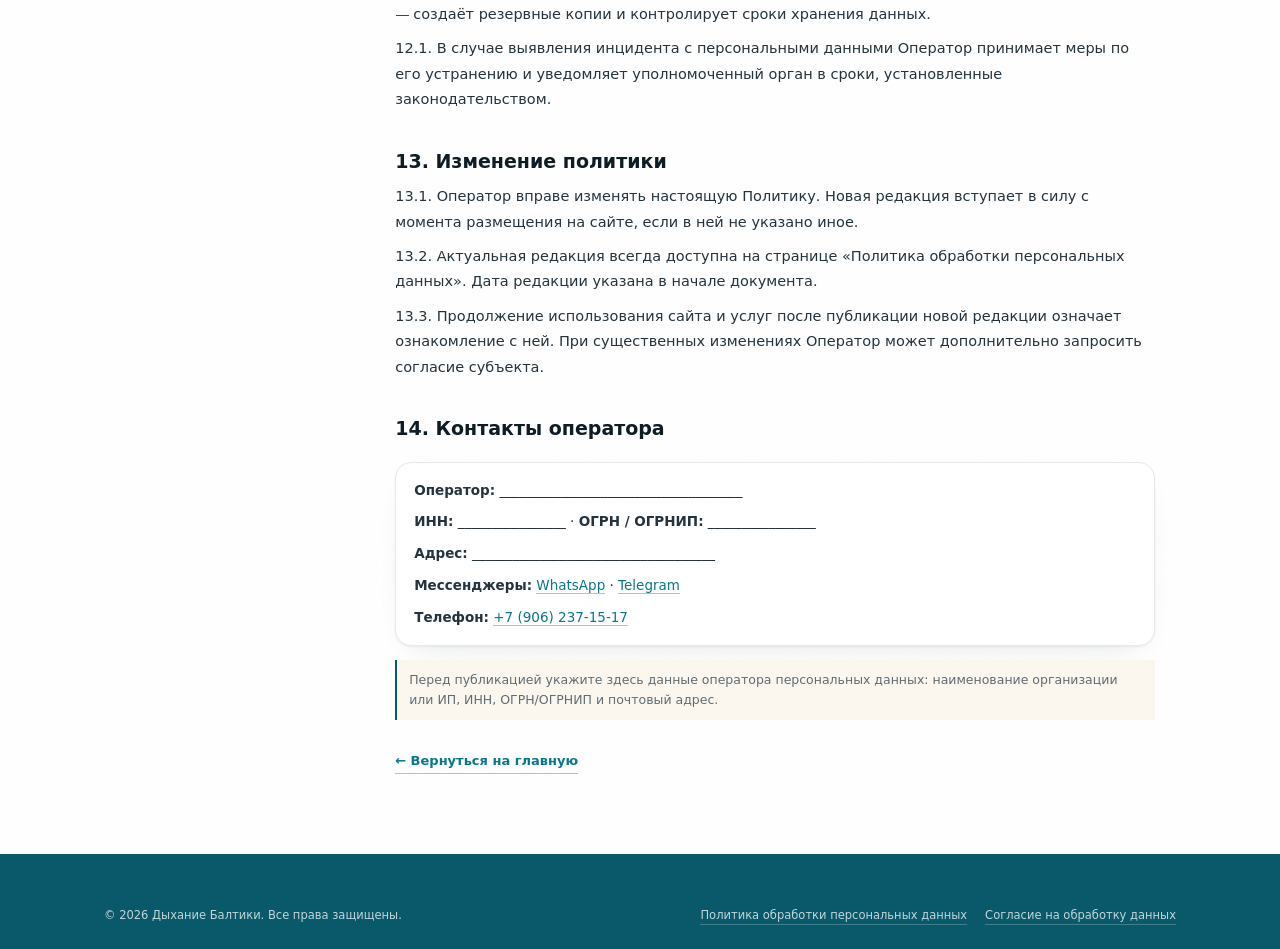
<file: privacy.html>
<!DOCTYPE html>
<html lang="ru">
<head>
  <meta charset="UTF-8">
  <meta name="viewport" content="width=device-width, initial-scale=1">
  <title>Политика обработки персональных данных — Дыхание Балтики</title>
  <meta name="description" content="Политика в отношении обработки персональных данных клининговой компании Дыхание Балтики: состав данных, цели, сроки хранения, права субъекта и порядок отзыва согласия.">
  <meta name="theme-color" content="#25503c">
  <meta name="robots" content="index, follow">
  <link rel="icon" href="assets/favicon.svg" type="image/svg+xml">
  <link rel="stylesheet" href="styles.css">
</head>
<body>

  <div class="topbar">
    <div class="container topbar__inner">
      <span>Калининград · работаем только в черте города</span>
      <span><a href="tel:+79062371517">+7 (906) 237-15-17</a></span>
    </div>
  </div>

  <header class="header">
    <div class="container header__inner">
      <a class="logo" href="index.html">
        <span class="logo__name">Дыхание <span>Балтики</span></span>
        <span class="logo__sub">клининг в Калининграде</span>
      </a>

      <nav class="nav" id="nav" aria-label="Основная навигация">
        <div class="nav__main">
          <a href="services.html">Услуги и цены</a>
          <a href="about.html">О компании</a>
          <a href="contacts.html">Контакты</a>
        </div>
      </nav>

      <div class="header__services" aria-label="Виды уборки">
        <a href="cleaning-regular.html">Регулярная</a>
        <a href="cleaning-general.html">Генеральная</a>
        <a href="cleaning-house.html">Уборка домов</a>
        <a href="cleaning-post-renovation.html">После ремонта</a>
        <a href="cleaning-windows.html">Мытьё окон</a>
        <a href="cleaning-eco.html">Эко-уборка</a>
        <a href="cleaning-office.html">Уборка офисов</a>
      </div>

      <div class="header__phone">
        <a href="tel:+79062371517">+7 (906) 237-15-17</a>
        <small>Калининград</small>
      </div>

      <a class="btn btn--primary btn--sm header__cta" href="contacts.html#form">Оставить заявку</a>

      <button class="btn theme-toggle" type="button" id="themeToggle" aria-label="Переключить тему оформления" aria-pressed="false"><svg class="theme-toggle__icon theme-toggle__icon--moon" viewBox="0 0 24 24" width="18" height="18" aria-hidden="true"><path d="M21 12.79A9 9 0 1 1 11.21 3 7 7 0 0 0 21 12.79z"/></svg><svg class="theme-toggle__icon theme-toggle__icon--sun" viewBox="0 0 24 24" width="18" height="18" aria-hidden="true"><circle cx="12" cy="12" r="4"/><path d="M12 2v2M12 20v2M4.93 4.93l1.41 1.41M17.66 17.66l1.41 1.41M2 12h2M20 12h2M4.93 19.07l1.41-1.41M17.66 6.34l1.41-1.41"/></svg></button>

      <button class="burger" type="button" id="burger" aria-label="Открыть меню" aria-expanded="false" aria-controls="nav">
        <span></span><span></span><span></span>
      </button>
    </div>
  </header>

  <main>
    <section class="page-hero">
      <div class="container">
        <nav class="breadcrumbs" aria-label="Хлебные крошки">
          <a href="index.html">Главная</a>
          <span>/</span>
          <span>Политика обработки персональных данных</span>
        </nav>
        <h1>Политика в отношении обработки персональных данных</h1>
        <p class="page-hero__lead">Редакция от 8 ноября 2026 года. Действует до замены новой редакцией.</p>
      </div>
    </section>

    <section class="legal">
      <div class="container legal__layout">
        <aside class="legal__toc" aria-label="Содержание документа">
          <h2>Содержание</h2>
          <ol>
            <li><a href="#general">Общие положения</a></li>
            <li><a href="#terms">Термины</a></li>
            <li><a href="#data">Какие данные мы обрабатываем</a></li>
            <li><a href="#purposes">Цели обработки</a></li>
            <li><a href="#grounds">Правовые основания</a></li>
            <li><a href="#order">Порядок обработки</a></li>
            <li><a href="#storage">Сроки хранения</a></li>
            <li><a href="#third-parties">Передача третьим лицам</a></li>
            <li><a href="#cookies">Файлы cookie и аналитика</a></li>
            <li><a href="#rights">Права субъекта данных</a></li>
            <li><a href="#consent">Согласие и его отзыв</a></li>
            <li><a href="#security">Меры защиты</a></li>
            <li><a href="#changes">Изменение политики</a></li>
            <li><a href="#contacts">Контакты оператора</a></li>
          </ol>
        </aside>

        <article class="legal__body">
          <p class="legal__intro">Настоящая Политика определяет порядок обработки персональных данных и меры по обеспечению их безопасности, которые применяет Оператор (далее также — «мы») при работе настоящего сайта и оказании клининговых услуг в Калининграде. Сведения об Операторе приведены в разделе 14.</p>

          <h2 id="general">1. Общие положения</h2>
          <p>1.1. Политика разработана в соответствии с Конституцией Российской Федерации, Федеральным законом от 27.07.2006 № 152-ФЗ «О персональных данных», другими федеральными законами и нормативными правовыми актами Российской Федерации в области защиты персональных данных.</p>
          <p>1.2. Политика распространяется на все персональные данные, которые Оператор получает через настоящий сайт, по телефону, в мессенджерах, по электронной почте, а также при заключении и исполнении договоров на оказание клининговых услуг.</p>
          <p>1.3. Оператор обрабатывает персональные данные на принципах законности, ограничения обработки заранее заявленными целями, минимизации состава данных, точности и актуальности, а также ограничения срока хранения.</p>
          <p>1.4. Политика является общедоступным документом и размещается на настоящем сайте. Сведения об Операторе приведены в разделе 14.</p>
          <p>1.5. Использование сайта и отправка заявки возможны только после ознакомления с настоящей Политикой. Согласие на обработку персональных данных оформляется отдельным действием субъекта — установкой отметки в соответствующем поле формы.</p>

          <h2 id="terms">2. Термины</h2>
          <ul>
            <li><strong>Персональные данные</strong> — любая информация, относящаяся прямо или косвенно к определённому или определяемому физическому лицу (субъекту персональных данных).</li>
            <li><strong>Обработка персональных данных</strong> — любое действие или совокупность действий с персональными данными, включая сбор, запись, систематизацию, накопление, хранение, уточнение, извлечение, использование, передачу, обезличивание, блокирование, удаление и уничтожение.</li>
            <li><strong>Оператор</strong> — лицо, самостоятельно или совместно с другими лицами организующее и осуществляющее обработку персональных данных, а также определяющее цели и состав обрабатываемых данных.</li>
            <li><strong>Субъект</strong> — физическое лицо, персональные данные которого обрабатывает Оператор.</li>
            <li><strong>Обезличивание</strong> — действия, в результате которых невозможно определить принадлежность персональных данных конкретному субъекту.</li>
            <li><strong>Уничтожение</strong> — действия, в результате которых персональные данные невозможно восстановить и дальнейшая обработка становится невозможной.</li>
            <li><strong>Cookie</strong> — небольшие текстовые файлы, которые сохраняются в браузере при посещении сайта и позволяют распознавать устройство пользователя.</li>
          </ul>

          <h2 id="data">3. Какие данные мы обрабатываем</h2>
          <p>3.1. Оператор обрабатывает только те данные, которые необходимы для указанных ниже целей:</p>
          <ul>
            <li>имя или обращение, указанное субъектом;</li>
            <li>номер телефона;</li>
            <li>адрес электронной почты, если он указан добровольно;</li>
            <li>адрес оказания услуг и параметры помещения (площадь, количество комнат и санузлов), если субъект сообщает их для расчёта стоимости;</li>
            <li>комментарий к заявке и иную информацию, которую субъект сообщает добровольно;</li>
            <li>сведения о заказанных услугах, датах и стоимости;</li>
            <li>технические данные: IP-адрес, тип браузера и устройства, операционная система, источник перехода, страницы сайта, дата и время посещения, файлы cookie.</li>
          </ul>
          <p>3.2. Оператор не обрабатывает специальные категории персональных данных (о расовой, национальной принадлежности, политических взглядах, религиозных убеждениях, состоянии здоровья, интимной жизни), биометрические данные, а также не собирает данные несовершеннолетних осознанно.</p>
          <p>3.3. Субъект не обязан сообщать данные, которые не требуются для оказания услуги. Однако без имени и телефона Оператор не сможет связаться с субъектом и выполнить заявку.</p>

          <h2 id="purposes">4. Цели обработки</h2>
          <ul>
            <li>приём, регистрация и обработка заявок, поступивших через сайт, по телефону или в мессенджерах;</li>
            <li>связь с субъектом, уточнение деталей заказа, расчёт стоимости и согласование времени уборки;</li>
            <li>заключение и исполнение договора на оказание клининговых услуг, включая приёмку работ и расчёты;</li>
            <li>формирование и хранение документов, связанных с оказанием услуг, в том числе закрывающих документов для юридических лиц;</li>
            <li>рассмотрение обращений, претензий и заявлений, связанных с качеством услуг;</li>
            <li>улучшение работы сайта и качества обслуживания на основании обезличенной статистики;</li>
            <li>информирование об услугах и акциях — только при наличии отдельного согласия, которое можно отозвать в любой момент;</li>
            <li>исполнение обязанностей, предусмотренных законодательством Российской Федерации.</li>
          </ul>
          <p>4.1. Оператор не использует персональные данные для целей, не указанных в настоящем разделе, и не принимает решений, порождающих юридические последствия для субъекта, исключительно на основании автоматизированной обработки.</p>

          <h2 id="grounds">5. Правовые основания</h2>
          <ul>
            <li>согласие субъекта на обработку его персональных данных, выраженное путём установки отметки в форме заявки или направленное иным способом;</li>
            <li>необходимость заключения и исполнения договора, стороной которого является субъект, а также совершения действий по его инициативе до заключения договора;</li>
            <li>необходимость исполнения обязанностей, возложенных на Оператора законодательством Российской Федерации;</li>
            <li>законные интересы Оператора в части обеспечения безопасности сайта и улучшения качества услуг — при условии, что такие интересы не нарушают права и свободы субъекта.</li>
          </ul>

          <h2 id="order">6. Порядок и условия обработки</h2>
          <p>6.1. Обработка осуществляется смешанным способом: с использованием средств автоматизации и без их использования. К действиям с данными относятся сбор, запись, систематизация, накопление, хранение, уточнение, извлечение, использование, передача в предусмотренных законом случаях, обезличивание, блокирование, удаление и уничтожение.</p>
          <p>6.2. Персональные данные граждан Российской Федерации хранятся на серверах, расположенных на территории Российской Федерации.</p>
          <p>6.3. Оператор принимает меры по обеспечению точности и актуальности данных. Субъект вправе сообщить об изменениях, направив обращение по контактам из раздела 14.</p>
          <p>6.4. Доступ к персональным данным предоставляется только уполномоченным сотрудникам и подрядчикам, которым он необходим для выполнения трудовых или договорных обязанностей. Такие лица принимают обязательства о неразглашении и соблюдении конфиденциальности.</p>
          <p>6.5. Оператор не размещает персональные данные в открытых источниках и не раскрывает их неограниченному кругу лиц.</p>

          <h2 id="storage">7. Сроки хранения и уничтожение</h2>
          <ul>
            <li>данные заявок, по которым не был заключён договор, — до 12 месяцев с даты последнего взаимодействия;</li>
            <li>данные, связанные с исполнением договора, — в течение срока действия договора и 5 лет после его завершения, если иной срок не установлен законом;</li>
            <li>документы бухгалтерского и налогового учёта — в сроки, установленные законодательством Российской Федерации;</li>
            <li>данные для информирования об услугах — до отзыва согласия или до истечения 3 лет с даты последнего взаимодействия;</li>
            <li>файлы cookie и технические журналы — до 12 месяцев, если иное не указано в настройках используемых сервисов аналитики.</li>
          </ul>
          <p>7.1. По достижении целей обработки, истечении срока хранения или отзыве согласия данные уничтожаются или обезличиваются в срок, не превышающий 30 дней, если отсутствуют иные законные основания для дальнейшей обработки.</p>
          <p>7.2. Уничтожение производится путём удаления записей из информационных систем, уничтожения файлов и резервных копий, а также составления акта об уничтожении персональных данных.</p>

          <h2 id="third-parties">8. Передача третьим лицам</h2>
          <p>8.1. Оператор не продаёт персональные данные и не передаёт их третьим лицам для собственных маркетинговых целей.</p>
          <p>8.2. Передача возможна в ограниченном объёме следующим категориям лиц:</p>
          <ul>
            <li>провайдерам хостинга и IT-услуг — для обеспечения работы сайта и информационных систем;</li>
            <li>поставщикам CRM-систем, телефонии и сервисов обмена сообщениями — для обработки заявок и связи с субъектом;</li>
            <li>платёжным сервисам и банкам — для проведения расчётов;</li>
            <li>клинерам и подрядчикам, непосредственно оказывающим услуги, — в объёме, необходимом для выполнения заказа;</li>
            <li>государственным органам — по мотивированному запросу в случаях, предусмотренных законодательством Российской Федерации.</li>
          </ul>
          <p>8.3. С лицами, привлекаемыми к обработке, заключаются договоры, предусматривающие обязанность соблюдать конфиденциальность и требования к защите персональных данных.</p>
          <p>8.4. Трансграничная передача персональных данных Оператором не осуществляется. При возникновении такой необходимости она будет производиться только в порядке, установленном законом, с уведомлением уполномоченного органа.</p>

          <h2 id="cookies">9. Файлы cookie и аналитика</h2>
          <p>9.1. Сайт использует следующие категории cookie:</p>
          <ul>
            <li><strong>необходимые</strong> — обеспечивают работу сайта, сохранение выбранных настроек и защиту форм;</li>
            <li><strong>функциональные</strong> — запоминают предпочтения пользователя, например закрытие информационного баннера;</li>
            <li><strong>аналитические</strong> — помогают в обезличенном виде понять, какими разделами пользуются посетители, и улучшать сайт.</li>
          </ul>
          <p>9.2. Аналитические данные используются в агрегированном и обезличенном виде и не позволяют идентифицировать конкретного человека.</p>
          <p>9.3. Пользователь может отключить или ограничить cookie в настройках браузера, а также удалить уже сохранённые файлы. При отключении необходимых cookie отдельные функции сайта могут работать некорректно.</p>
          <p>9.4. Продолжая пользоваться сайтом после ознакомления с уведомлением о cookie, пользователь соглашается с их использованием в объёме, необходимом для работы сайта.</p>

          <h2 id="rights">10. Права субъекта персональных данных</h2>
          <p>Субъект имеет право:</p>
          <ul>
            <li>получать сведения об обработке своих персональных данных, включая перечень данных, цели, способы и сроки обработки;</li>
            <li>требовать уточнения, блокирования или уничтожения данных, если они неполны, устарели, неточны, незаконно получены или не нужны для заявленной цели;</li>
            <li>отозвать согласие на обработку персональных данных в любой момент;</li>
            <li>возражать против обработки данных в целях продвижения услуг;</li>
            <li>обжаловать действия или бездействие Оператора в Роскомнадзоре или в судебном порядке;</li>
            <li>осуществлять иные права, предусмотренные Федеральным законом № 152-ФЗ.</li>
          </ul>
          <p>10.1. Обращение направляется по телефону <a href="tel:+79062371517">+7 (906) 237-15-17</a> или по почтовому адресу Оператора. В обращении необходимо указать имя, контакт для ответа и суть требования. Для защиты данных Оператор вправе запросить подтверждение личности заявителя.</p>
          <p>10.2. Срок рассмотрения обращения — 10 рабочих дней с даты получения. Он может быть продлён не более чем на 5 рабочих дней с уведомлением заявителя о причинах.</p>

          <h2 id="consent">11. Согласие на обработку персональных данных и его отзыв</h2>
          <p>11.1. Отправляя заявку через сайт, субъект подтверждает, что ознакомился с настоящей Политикой, и даёт Оператору согласие на обработку следующих данных: имя, номер телефона, адрес электронной почты (при наличии), адрес оказания услуг и параметры помещения (при наличии), комментарий к заявке, сведения о заказанных услугах.</p>
          <p>11.2. Согласие даётся на совершение действий, перечисленных в разделе 6, в целях, указанных в разделе 4, и действует до достижения целей обработки, истечения сроков хранения или отзыва согласия — в зависимости от того, что наступит раньше.</p>
          <p>11.3. Согласие на получение информационных и рекламных сообщений оформляется отдельно и не является обязательным условием оказания услуг.</p>
          <p>11.4. Отзыв согласия осуществляется путём направления письменного заявления по телефону <a href="tel:+79062371517">+7 (906) 237-15-17</a> с указанием темы «Отзыв согласия на обработку персональных данных» либо по почтовому адресу Оператора.</p>
          <p>11.5. После отзыва согласия Оператор прекращает обработку и уничтожает данные в срок, не превышающий 30 дней, за исключением данных, которые обязан хранить в силу закона (например, документы по исполненному договору). В этом случае обработка продолжается только в объёме и в течение срока, установленных законом.</p>

          <h2 id="security">12. Меры защиты персональных данных</h2>
          <p>Оператор принимает правовые, организационные и технические меры для защиты данных от неправомерного доступа, уничтожения, изменения, блокирования, копирования и распространения, в том числе:</p>
          <ul>
            <li>назначает лицо, ответственное за организацию обработки персональных данных;</li>
            <li>ограничивает доступ сотрудников к данным по принципу служебной необходимости;</li>
            <li>использует защищённые соединения HTTPS и разграничение прав доступа;</li>
            <li>применяет парольную защиту, антивирусные средства и регулярное обновление программного обеспечения;</li>
            <li>хранит бумажные документы в запираемых шкафах, а электронные — в защищённых информационных системах;</li>
            <li>проводит инструктаж сотрудников и знакомит их с требованиями конфиденциальности;</li>
            <li>создаёт резервные копии и контролирует сроки хранения данных.</li>
          </ul>
          <p>12.1. В случае выявления инцидента с персональными данными Оператор принимает меры по его устранению и уведомляет уполномоченный орган в сроки, установленные законодательством.</p>

          <h2 id="changes">13. Изменение политики</h2>
          <p>13.1. Оператор вправе изменять настоящую Политику. Новая редакция вступает в силу с момента размещения на сайте, если в ней не указано иное.</p>
          <p>13.2. Актуальная редакция всегда доступна на странице «Политика обработки персональных данных». Дата редакции указана в начале документа.</p>
          <p>13.3. Продолжение использования сайта и услуг после публикации новой редакции означает ознакомление с ней. При существенных изменениях Оператор может дополнительно запросить согласие субъекта.</p>

          <h2 id="contacts">14. Контакты оператора</h2>
          <div class="legal__requisites">
            <p><strong>Оператор:</strong> ____________________________________</p>
            <p><strong>ИНН:</strong> ________________ · <strong>ОГРН / ОГРНИП:</strong> ________________</p>
            <p><strong>Адрес:</strong> ____________________________________</p>
            <p><strong>Мессенджеры:</strong> <a href="https://wa.me/79062371517" target="_blank" rel="noopener">WhatsApp</a> · <a href="https://t.me/+79062371517" target="_blank" rel="noopener">Telegram</a></p>
            <p><strong>Телефон:</strong> <a href="tel:+79062371517">+7 (906) 237-15-17</a></p>
          </div>

          <p class="legal__fill-note">Перед публикацией укажите здесь данные оператора персональных данных: наименование организации или ИП, ИНН, ОГРН/ОГРНИП и почтовый адрес.</p>

          <a class="legal__back" href="index.html">← Вернуться на главную</a>
        </article>
      </div>
    </section>
  </main>

  <footer class="footer">
    <div class="container">
      <div class="footer__bottom" style="margin-top:0;border-top:0;padding-top:0">
        <div>© <span id="year">2026</span> Дыхание Балтики. Все права защищены.</div>
        <div class="footer__legal">
          <a href="privacy.html">Политика обработки персональных данных</a>
          <a href="privacy.html#consent">Согласие на обработку данных</a>
        </div>
      </div>
    </div>
  </footer>

  <div class="cookie" id="cookieBar" role="dialog" aria-label="Использование файлов cookie" aria-live="polite">
    <p>Мы используем файлы cookie, чтобы сайт работал корректно. Продолжая пользоваться сайтом, вы соглашаетесь с <a href="privacy.html#cookies">Политикой обработки персональных данных</a>.</p>
    <button class="btn btn--primary btn--sm" type="button" id="cookieAccept">Понятно</button>
  </div>

  <script src="script.js"></script>
</body>
</html>
</file>
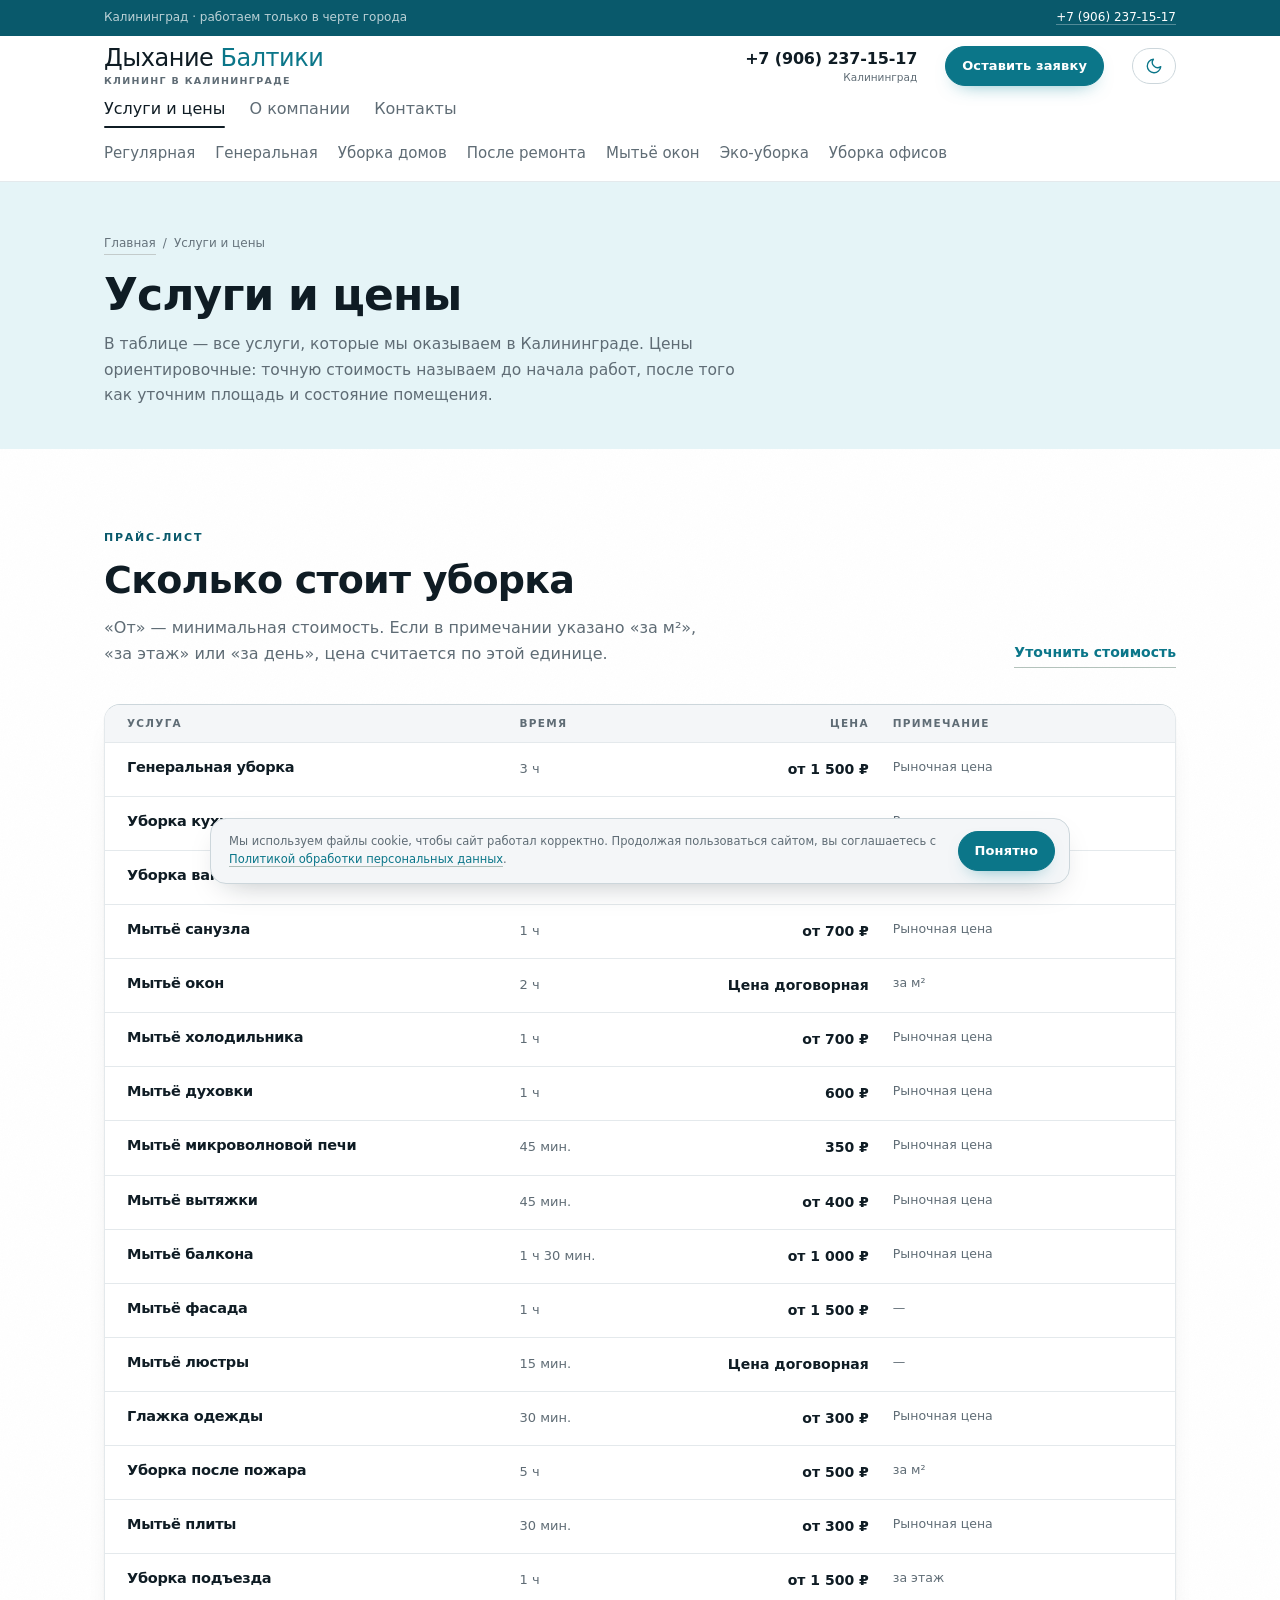
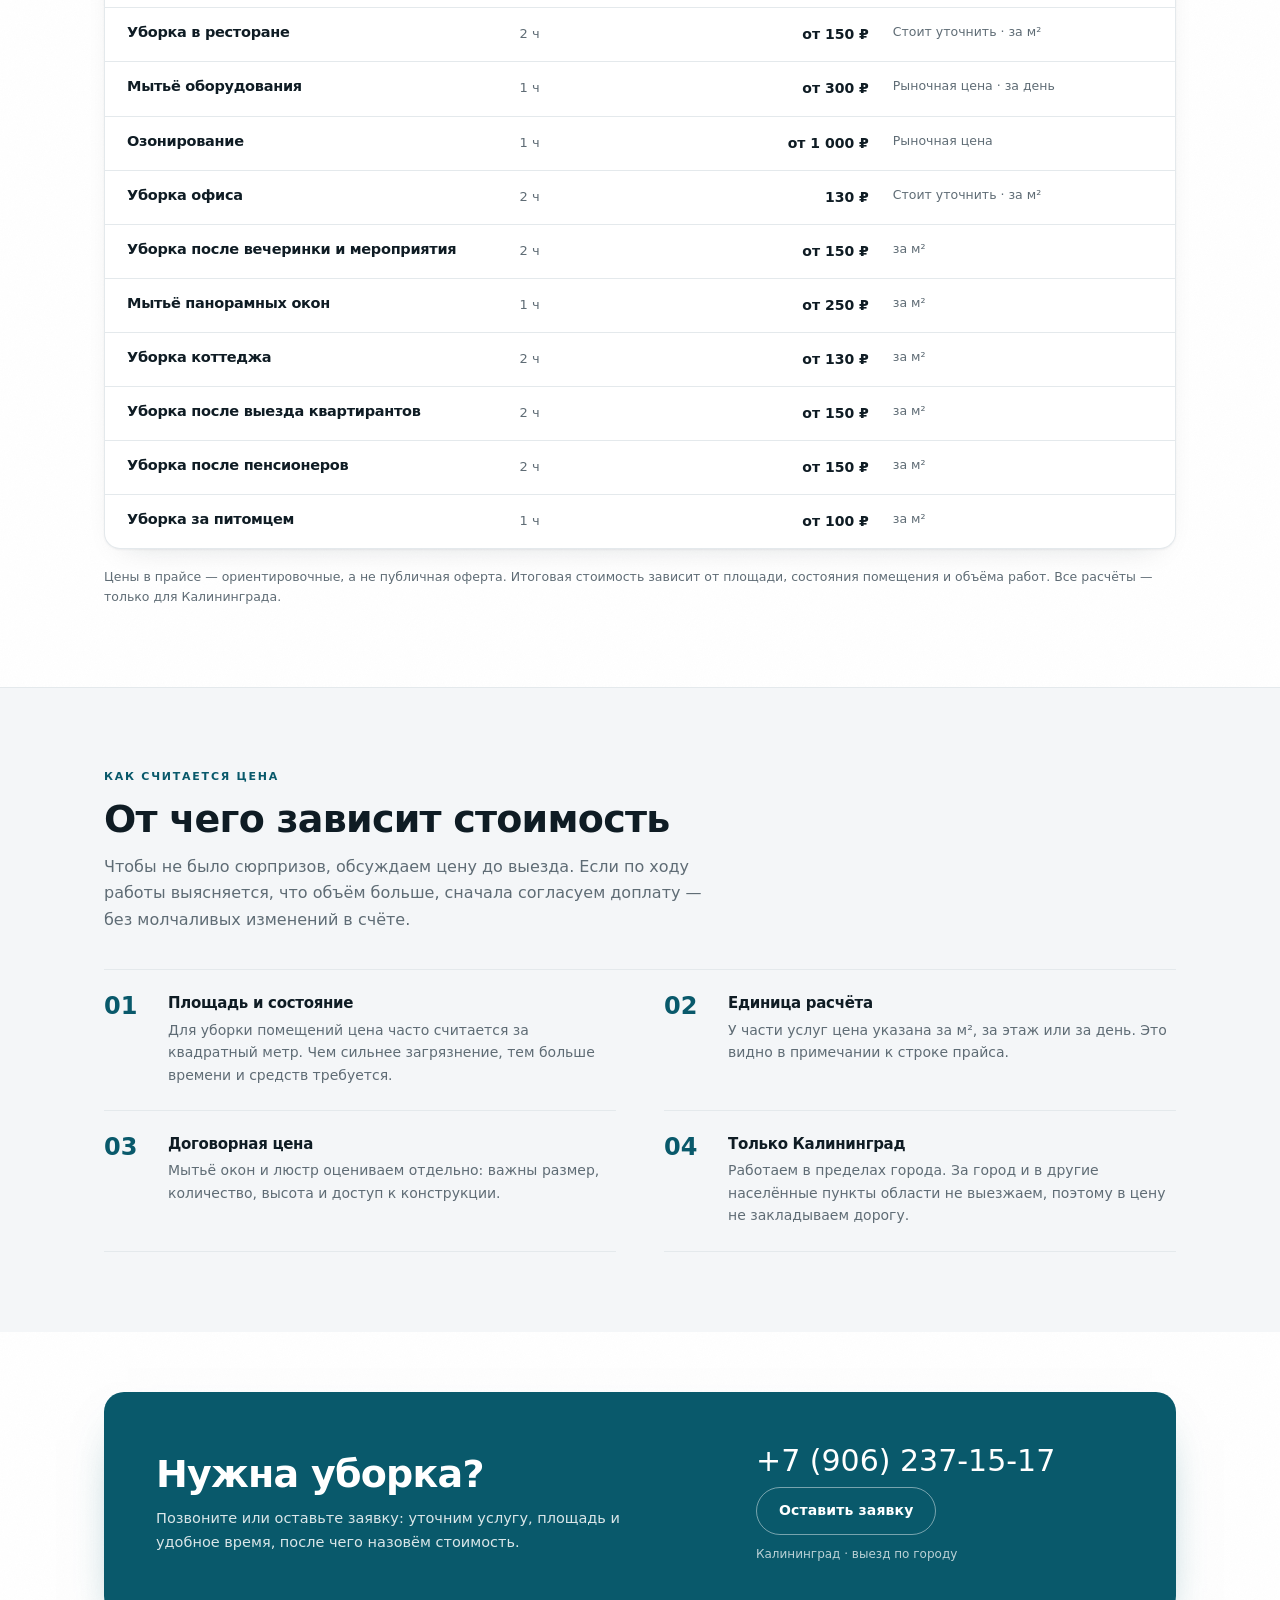
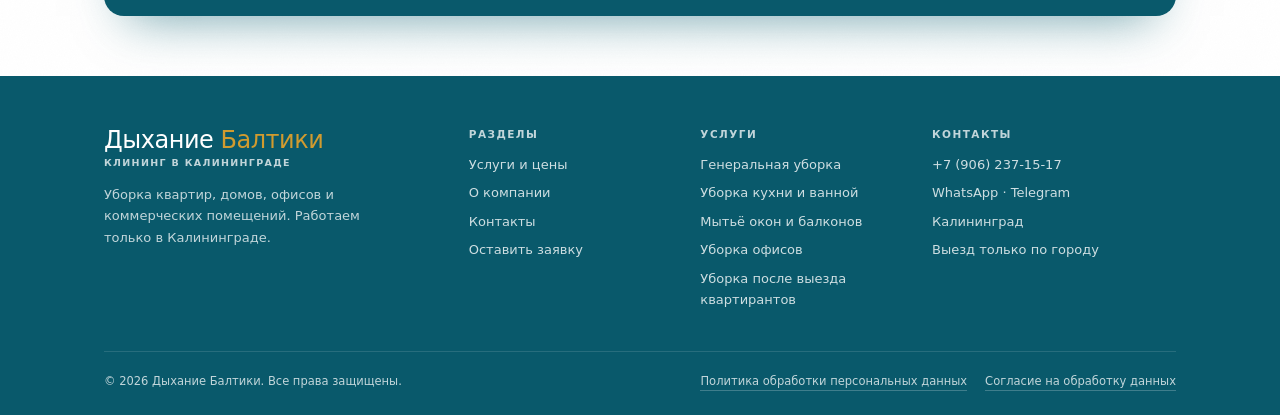
<file: services.html>
<!DOCTYPE html>
<html lang="ru">
<head>
  <meta charset="UTF-8">
  <meta name="viewport" content="width=device-width, initial-scale=1">
  <title>Услуги и цены — Дыхание Балтики, клининг в Калининграде</title>
  <meta name="description" content="Полный прайс-лист клининговой компании Дыхание Балтики в Калининграде: генеральная уборка, кухня, ванная, окна, техника, офисы и коммерческие помещения.">
  <meta name="theme-color" content="#25503c">
  <link rel="icon" href="assets/favicon.svg" type="image/svg+xml">
  <link rel="stylesheet" href="styles.css">
</head>
<body>

  <div class="topbar">
    <div class="container topbar__inner">
      <span>Калининград · работаем только в черте города</span>
      <span><a href="tel:+79062371517">+7 (906) 237-15-17</a></span>
    </div>
  </div>

  <header class="header">
    <div class="container header__inner">
      <a class="logo" href="index.html">
        <span class="logo__name">Дыхание <span>Балтики</span></span>
        <span class="logo__sub">клининг в Калининграде</span>
      </a>

      <nav class="nav" id="nav" aria-label="Основная навигация">
        <div class="nav__main">
          <a href="services.html" class="is-current" aria-current="page">Услуги и цены</a>
          <a href="about.html">О компании</a>
          <a href="contacts.html">Контакты</a>
        </div>
      </nav>

      <div class="header__services" aria-label="Виды уборки">
        <a href="cleaning-regular.html">Регулярная</a>
        <a href="cleaning-general.html">Генеральная</a>
        <a href="cleaning-house.html">Уборка домов</a>
        <a href="cleaning-post-renovation.html">После ремонта</a>
        <a href="cleaning-windows.html">Мытьё окон</a>
        <a href="cleaning-eco.html">Эко-уборка</a>
        <a href="cleaning-office.html">Уборка офисов</a>
      </div>

      <div class="header__phone">
        <a href="tel:+79062371517">+7 (906) 237-15-17</a>
        <small>Калининград</small>
      </div>

      <a class="btn btn--primary btn--sm header__cta" href="contacts.html#form">Оставить заявку</a>

      <button class="btn theme-toggle" type="button" id="themeToggle" aria-label="Переключить тему оформления" aria-pressed="false"><svg class="theme-toggle__icon theme-toggle__icon--moon" viewBox="0 0 24 24" width="18" height="18" aria-hidden="true"><path d="M21 12.79A9 9 0 1 1 11.21 3 7 7 0 0 0 21 12.79z"/></svg><svg class="theme-toggle__icon theme-toggle__icon--sun" viewBox="0 0 24 24" width="18" height="18" aria-hidden="true"><circle cx="12" cy="12" r="4"/><path d="M12 2v2M12 20v2M4.93 4.93l1.41 1.41M17.66 17.66l1.41 1.41M2 12h2M20 12h2M4.93 19.07l1.41-1.41M17.66 6.34l1.41-1.41"/></svg></button>

      <button class="burger" type="button" id="burger" aria-label="Открыть меню" aria-expanded="false" aria-controls="nav">
        <span></span><span></span><span></span>
      </button>
    </div>
  </header>

  <main>
    <section class="page-hero">
      <div class="container">
        <nav class="breadcrumbs" aria-label="Хлебные крошки">
          <a href="index.html">Главная</a>
          <span>/</span>
          <span>Услуги и цены</span>
        </nav>
        <h1>Услуги и цены</h1>
        <p class="page-hero__lead">В таблице — все услуги, которые мы оказываем в Калининграде. Цены ориентировочные: точную стоимость называем до начала работ, после того как уточним площадь и состояние помещения.</p>
      </div>
    </section>

    <section class="section" id="prices">
      <div class="container">
        <div class="section__head section__head--row">
          <div>
            <span class="overline">Прайс-лист</span>
            <h2>Сколько стоит уборка</h2>
            <p class="section__sub">«От» — минимальная стоимость. Если в примечании указано «за м²», «за этаж» или «за день», цена считается по этой единице.</p>
          </div>
          <a class="link-more" href="contacts.html#form">Уточнить стоимость</a>
        </div>

        <div class="price-table">
          <div class="price-row price-row--head">
            <span>Услуга</span>
            <span>Время</span>
            <span>Цена</span>
            <span>Примечание</span>
          </div>

          <div class="price-row">
            <h3>Генеральная уборка</h3>
            <span class="price-row__time">3 ч</span>
            <div class="price-row__price">от 1 500 ₽</div>
            <span class="price-row__note">Рыночная цена</span>
          </div>

          <div class="price-row">
            <h3>Уборка кухни</h3>
            <span class="price-row__time">3 ч</span>
            <div class="price-row__price">от 1 500 ₽</div>
            <span class="price-row__note">Рыночная цена</span>
          </div>

          <div class="price-row">
            <h3>Уборка ванной комнаты</h3>
            <span class="price-row__time">2 ч</span>
            <div class="price-row__price">от 1 000 ₽</div>
            <span class="price-row__note">Рыночная цена</span>
          </div>

          <div class="price-row">
            <h3>Мытьё санузла</h3>
            <span class="price-row__time">1 ч</span>
            <div class="price-row__price">от 700 ₽</div>
            <span class="price-row__note">Рыночная цена</span>
          </div>

          <div class="price-row">
            <h3>Мытьё окон</h3>
            <span class="price-row__time">2 ч</span>
            <div class="price-row__price">Цена договорная</div>
            <span class="price-row__note">за м²</span>
          </div>

          <div class="price-row">
            <h3>Мытьё холодильника</h3>
            <span class="price-row__time">1 ч</span>
            <div class="price-row__price">от 700 ₽</div>
            <span class="price-row__note">Рыночная цена</span>
          </div>

          <div class="price-row">
            <h3>Мытьё духовки</h3>
            <span class="price-row__time">1 ч</span>
            <div class="price-row__price">600 ₽</div>
            <span class="price-row__note">Рыночная цена</span>
          </div>

          <div class="price-row">
            <h3>Мытьё микроволновой печи</h3>
            <span class="price-row__time">45 мин.</span>
            <div class="price-row__price">350 ₽</div>
            <span class="price-row__note">Рыночная цена</span>
          </div>

          <div class="price-row">
            <h3>Мытьё вытяжки</h3>
            <span class="price-row__time">45 мин.</span>
            <div class="price-row__price">от 400 ₽</div>
            <span class="price-row__note">Рыночная цена</span>
          </div>

          <div class="price-row">
            <h3>Мытьё балкона</h3>
            <span class="price-row__time">1 ч 30 мин.</span>
            <div class="price-row__price">от 1 000 ₽</div>
            <span class="price-row__note">Рыночная цена</span>
          </div>

          <div class="price-row">
            <h3>Мытьё фасада</h3>
            <span class="price-row__time">1 ч</span>
            <div class="price-row__price">от 1 500 ₽</div>
            <span class="price-row__note">—</span>
          </div>

          <div class="price-row">
            <h3>Мытьё люстры</h3>
            <span class="price-row__time">15 мин.</span>
            <div class="price-row__price">Цена договорная</div>
            <span class="price-row__note">—</span>
          </div>

          <div class="price-row">
            <h3>Глажка одежды</h3>
            <span class="price-row__time">30 мин.</span>
            <div class="price-row__price">от 300 ₽</div>
            <span class="price-row__note">Рыночная цена</span>
          </div>

          <div class="price-row">
            <h3>Уборка после пожара</h3>
            <span class="price-row__time">5 ч</span>
            <div class="price-row__price">от 500 ₽</div>
            <span class="price-row__note">за м²</span>
          </div>

          <div class="price-row">
            <h3>Мытьё плиты</h3>
            <span class="price-row__time">30 мин.</span>
            <div class="price-row__price">от 300 ₽</div>
            <span class="price-row__note">Рыночная цена</span>
          </div>

          <div class="price-row">
            <h3>Уборка подъезда</h3>
            <span class="price-row__time">1 ч</span>
            <div class="price-row__price">от 1 500 ₽</div>
            <span class="price-row__note">за этаж</span>
          </div>

          <div class="price-row">
            <h3>Уборка в ресторане</h3>
            <span class="price-row__time">2 ч</span>
            <div class="price-row__price">от 150 ₽</div>
            <span class="price-row__note">Стоит уточнить · за м²</span>
          </div>

          <div class="price-row">
            <h3>Мытьё оборудования</h3>
            <span class="price-row__time">1 ч</span>
            <div class="price-row__price">от 300 ₽</div>
            <span class="price-row__note">Рыночная цена · за день</span>
          </div>

          <div class="price-row">
            <h3>Озонирование</h3>
            <span class="price-row__time">1 ч</span>
            <div class="price-row__price">от 1 000 ₽</div>
            <span class="price-row__note">Рыночная цена</span>
          </div>

          <div class="price-row">
            <h3>Уборка офиса</h3>
            <span class="price-row__time">2 ч</span>
            <div class="price-row__price">130 ₽</div>
            <span class="price-row__note">Стоит уточнить · за м²</span>
          </div>

          <div class="price-row">
            <h3>Уборка после вечеринки и мероприятия</h3>
            <span class="price-row__time">2 ч</span>
            <div class="price-row__price">от 150 ₽</div>
            <span class="price-row__note">за м²</span>
          </div>

          <div class="price-row">
            <h3>Мытьё панорамных окон</h3>
            <span class="price-row__time">1 ч</span>
            <div class="price-row__price">от 250 ₽</div>
            <span class="price-row__note">за м²</span>
          </div>

          <div class="price-row">
            <h3>Уборка коттеджа</h3>
            <span class="price-row__time">2 ч</span>
            <div class="price-row__price">от 130 ₽</div>
            <span class="price-row__note">за м²</span>
          </div>

          <div class="price-row">
            <h3>Уборка после выезда квартирантов</h3>
            <span class="price-row__time">2 ч</span>
            <div class="price-row__price">от 150 ₽</div>
            <span class="price-row__note">за м²</span>
          </div>

          <div class="price-row">
            <h3>Уборка после пенсионеров</h3>
            <span class="price-row__time">2 ч</span>
            <div class="price-row__price">от 150 ₽</div>
            <span class="price-row__note">за м²</span>
          </div>

          <div class="price-row">
            <h3>Уборка за питомцем</h3>
            <span class="price-row__time">1 ч</span>
            <div class="price-row__price">от 100 ₽</div>
            <span class="price-row__note">за м²</span>
          </div>
        </div>

        <p class="price-note">Цены в прайсе — ориентировочные, а не публичная оферта. Итоговая стоимость зависит от площади, состояния помещения и объёма работ. Все расчёты — только для Калининграда.</p>
      </div>
    </section>

    <section class="section section--alt" id="how-price">
      <div class="container">
        <div class="section__head">
          <span class="overline">Как считается цена</span>
          <h2>От чего зависит стоимость</h2>
          <p class="section__sub">Чтобы не было сюрпризов, обсуждаем цену до выезда. Если по ходу работы выясняется, что объём больше, сначала согласуем доплату — без молчаливых изменений в счёте.</p>
        </div>

        <div class="principles">
          <article class="principle">
            <span class="principle__num">01</span>
            <div>
              <h3>Площадь и состояние</h3>
              <p>Для уборки помещений цена часто считается за квадратный метр. Чем сильнее загрязнение, тем больше времени и средств требуется.</p>
            </div>
          </article>

          <article class="principle">
            <span class="principle__num">02</span>
            <div>
              <h3>Единица расчёта</h3>
              <p>У части услуг цена указана за м², за этаж или за день. Это видно в примечании к строке прайса.</p>
            </div>
          </article>

          <article class="principle">
            <span class="principle__num">03</span>
            <div>
              <h3>Договорная цена</h3>
              <p>Мытьё окон и люстр оцениваем отдельно: важны размер, количество, высота и доступ к конструкции.</p>
            </div>
          </article>

          <article class="principle">
            <span class="principle__num">04</span>
            <div>
              <h3>Только Калининград</h3>
              <p>Работаем в пределах города. За город и в другие населённые пункты области не выезжаем, поэтому в цену не закладываем дорогу.</p>
            </div>
          </article>
        </div>
      </div>
    </section>

    <section class="section section--tight">
      <div class="container">
        <div class="cta">
          <div class="cta__grid">
            <div>
              <h2>Нужна уборка?</h2>
              <p>Позвоните или оставьте заявку: уточним услугу, площадь и удобное время, после чего назовём стоимость.</p>
            </div>
            <div class="cta__actions">
              <a class="cta__phone" href="tel:+79062371517">+7 (906) 237-15-17</a>
              <a class="btn btn--light" href="contacts.html#form">Оставить заявку</a>
              <span class="cta__small">Калининград · выезд по городу</span>
            </div>
          </div>
        </div>
      </div>
    </section>
  </main>

  <footer class="footer">
    <div class="container">
      <div class="footer__grid">
        <div>
          <a class="logo" href="index.html">
            <span class="logo__name">Дыхание <span>Балтики</span></span>
            <span class="logo__sub">клининг в Калининграде</span>
          </a>
          <p class="footer__about">Уборка квартир, домов, офисов и коммерческих помещений. Работаем только в Калининграде.</p>
        </div>

        <div>
          <h3>Разделы</h3>
          <ul class="footer__list">
            <li><a href="services.html">Услуги и цены</a></li>
            <li><a href="about.html">О компании</a></li>
            <li><a href="contacts.html">Контакты</a></li>
            <li><a href="contacts.html#form">Оставить заявку</a></li>
          </ul>
        </div>

        <div>
          <h3>Услуги</h3>
          <ul class="footer__list">
            <li><a href="services.html">Генеральная уборка</a></li>
            <li><a href="services.html">Уборка кухни и ванной</a></li>
            <li><a href="services.html">Мытьё окон и балконов</a></li>
            <li><a href="services.html">Уборка офисов</a></li>
            <li><a href="services.html">Уборка после выезда квартирантов</a></li>
          </ul>
        </div>

        <div>
          <h3>Контакты</h3>
          <ul class="footer__list">
            <li><a href="tel:+79062371517">+7 (906) 237-15-17</a></li>
            <li><a href="https://wa.me/79062371517" target="_blank" rel="noopener">WhatsApp</a> · <a href="https://t.me/+79062371517" target="_blank" rel="noopener">Telegram</a></li>
            <li>Калининград</li>
            <li>Выезд только по городу</li>
          </ul>
        </div>
      </div>

      <div class="footer__bottom">
        <div>© <span id="year">2026</span> Дыхание Балтики. Все права защищены.</div>
        <div class="footer__legal">
          <a href="privacy.html">Политика обработки персональных данных</a>
          <a href="privacy.html#consent">Согласие на обработку данных</a>
        </div>
      </div>
    </div>
  </footer>

  <div class="cookie" id="cookieBar" role="dialog" aria-label="Использование файлов cookie" aria-live="polite">
    <p>Мы используем файлы cookie, чтобы сайт работал корректно. Продолжая пользоваться сайтом, вы соглашаетесь с <a href="privacy.html#cookies">Политикой обработки персональных данных</a>.</p>
    <button class="btn btn--primary btn--sm" type="button" id="cookieAccept">Понятно</button>
  </div>

  <script src="script.js"></script>
</body>
</html>
</file>
<file: styles.css>
/* =========================================================
   Дыхание Балтики — клининг в Калининграде
   Оформление: спокойное, «бумажное», без глянца
   ========================================================= */

:root {
  --paper: #ffffff;
  --surface: #f4f6f8;
  --card: #ffffff;
  --ink: #0f1c24;
  --ink-soft: #24333d;
  --muted: #5f6c75;
  --line: #e4e9ec;
  --line-strong: #ccd6db;
  --green: #0b7689;
  --green-dark: #09596b;
  --green-soft: #e5f4f7;
  --terra: #09596b;
  --gold: #d19b2f;
  --danger: #cc3f3f;
  --serif: var(--sans);
  --sans: system-ui, -apple-system, BlinkMacSystemFont, "Segoe UI", Roboto, "Helvetica Neue", Arial, sans-serif;
  --shadow: 0 1px 2px rgba(15, 28, 36, 0.05), 0 12px 32px -20px rgba(15, 28, 36, 0.2);
  --radius: 16px;
  --container: 1120px;
}

*,
*::before,
*::after {
  box-sizing: border-box;
}

html {
  scroll-behavior: smooth;
  scroll-padding-top: 96px;
  -webkit-text-size-adjust: 100%;
}

body {
  margin: 0;
  font-family: var(--sans);
  font-size: 16px;
  line-height: 1.65;
  color: var(--ink);
  background-color: var(--paper);
  background-image: url("data:image/svg+xml,%3Csvg xmlns='http://www.w3.org/2000/svg' width='140' height='140'%3E%3Cfilter id='n'%3E%3CfeTurbulence type='fractalNoise' baseFrequency='0.85' numOctaves='2' stitchTiles='stitch'/%3E%3CfeColorMatrix type='saturate' values='0'/%3E%3C/filter%3E%3Crect width='140' height='140' filter='url(%23n)' opacity='0.028'/%3E%3C/svg%3E");
  overflow-x: hidden;
}

body.is-locked {
  overflow: hidden;
}

img,
svg {
  display: block;
  max-width: 100%;
}

a {
  color: inherit;
  text-decoration: none;
}

button,
input,
select,
textarea {
  font: inherit;
  color: inherit;
}

button {
  cursor: pointer;
}

h1,
h2,
h3,
h4,
p,
ul,
ol,
figure,
blockquote {
  margin: 0;
}

ul,
ol {
  padding: 0;
  list-style: none;
}

::selection {
  background: var(--green);
  color: #fff;
}

:focus-visible {
  outline: 2px solid var(--terra);
  outline-offset: 3px;
}

.container {
  width: 100%;
  max-width: var(--container);
  margin: 0 auto;
  padding: 0 24px;
}

/* ---------- Typography ---------- */

h1,
h2,
h3 {
  font-family: var(--sans);
  font-weight: 700;
  letter-spacing: -0.02em;
}

h1 {
  font-size: clamp(34px, 4.6vw, 54px);
  line-height: 1.08;
}

h2 {
  font-size: clamp(27px, 3.4vw, 38px);
  line-height: 1.15;
}

h3 {
  font-size: 21px;
  line-height: 1.3;
}

.overline {
  display: block;
  margin-bottom: 12px;
  font-family: var(--sans);
  font-size: 11px;
  font-weight: 700;
  letter-spacing: 0.16em;
  text-transform: uppercase;
  color: var(--terra);
}

.section {
  padding: clamp(52px, 7vw, 80px) 0;
}

.section--tight {
  padding: clamp(40px, 5vw, 60px) 0;
}

.section--alt {
  background: var(--surface);
  border-top: 1px solid var(--line);
  border-bottom: 1px solid var(--line);
}

.section__head {
  max-width: 720px;
  margin-bottom: 36px;
}

.section__head--row {
  display: flex;
  flex-wrap: wrap;
  align-items: flex-end;
  justify-content: space-between;
  gap: 16px 40px;
  max-width: none;
}

.section__sub {
  margin-top: 12px;
  max-width: 620px;
  font-size: 16px;
  color: var(--muted);
}

.link-more {
  display: inline-flex;
  align-items: center;
  gap: 7px;
  font-size: 14px;
  font-weight: 600;
  color: var(--green);
  border-bottom: 1px solid rgba(37, 80, 60, 0.35);
  padding-bottom: 2px;
  transition: border-color 0.15s ease, color 0.15s ease;
}

.link-more:hover {
  color: var(--terra);
  border-color: var(--terra);
}

/* ---------- Buttons ---------- */

.btn {
  display: inline-flex;
  align-items: center;
  justify-content: center;
  gap: 9px;
  min-height: 48px;
  padding: 0 22px;
  border: 1px solid transparent;
  border-radius: 4px;
  font-family: var(--sans);
  font-size: 14px;
  font-weight: 600;
  line-height: 1.2;
  text-align: center;
  transition: background-color 0.15s ease, color 0.15s ease, border-color 0.15s ease;
}

.btn--primary {
  background: var(--green);
  border-color: var(--green);
  color: #fff;
}

.btn--primary:hover {
  background: var(--green-dark);
  border-color: var(--green-dark);
}

.btn--secondary {
  background: transparent;
  border-color: var(--line-strong);
  color: var(--ink);
}

.btn--secondary:hover {
  background: var(--surface);
  border-color: var(--ink-soft);
}

.btn--light {
  background: transparent;
  border-color: rgba(255, 255, 255, 0.45);
  color: #fff;
}

.btn--light:hover {
  background: rgba(255, 255, 255, 0.1);
  border-color: #fff;
}

.btn--sm {
  min-height: 40px;
  padding: 0 16px;
  font-size: 13px;
}

.btn--block {
  width: 100%;
}

/* Кнопка переключения темы */
.theme-toggle {
  min-height: 36px;
  min-width: 44px;
  padding: 0 10px;
  display: inline-flex;
  align-items: center;
  justify-content: center;
  background: transparent;
  border: 1px solid var(--line-strong);
  color: var(--green);
  border-radius: 999px;
}

.theme-toggle:hover {
  border-color: var(--green);
  background: var(--green-soft);
  color: var(--green-dark);
}

[data-theme="dark"] .theme-toggle {
  border-color: var(--line-strong);
  color: #ffffff;
}

[data-theme="dark"] .theme-toggle:hover {
  border-color: #ffffff;
  background: rgba(255, 255, 255, 0.08);
  color: #ffffff;
}

.theme-toggle__icon {
  display: block;
  width: 18px;
  height: 18px;
  fill: none;
  stroke: currentColor;
  stroke-width: 1.8;
  stroke-linecap: round;
  stroke-linejoin: round;
}

.theme-toggle__icon--sun {
  display: none;
}

[data-theme="dark"] .theme-toggle__icon--sun {
  display: block;
}

[data-theme="dark"] .theme-toggle__icon--moon {
  display: none;
}

/* ---------- Top bar ---------- */

.topbar {
  background: var(--green-dark);
  color: rgba(255, 255, 255, 0.72);
  font-size: 12px;
}

.topbar__inner {
  display: flex;
  flex-wrap: wrap;
  align-items: center;
  justify-content: space-between;
  gap: 6px 24px;
  min-height: 36px;
  padding-top: 5px;
  padding-bottom: 5px;
}

.topbar a {
  color: #fff;
  border-bottom: 1px solid rgba(255, 255, 255, 0.3);
}

.topbar a:hover {
  border-color: #fff;
}

/* ---------- Header ---------- */

.header {
  position: sticky;
  top: 0;
  z-index: 60;
  background: rgba(245, 241, 232, 0.97);
  backdrop-filter: blur(6px);
  border-bottom: 1px solid var(--line);
}

.header__inner {
  display: flex;
  align-items: center;
  gap: 28px;
  min-height: 74px;
}

.logo {
  display: flex;
  flex-direction: column;
  flex: 0 0 auto;
  line-height: 1;
}

.logo__name {
  font-family: var(--serif);
  font-size: 24px;
  letter-spacing: -0.02em;
  color: var(--ink);
}

.logo__name span {
  color: var(--green);
}

.logo__sub {
  margin-top: 6px;
  font-size: 9.5px;
  font-weight: 600;
  letter-spacing: 0.14em;
  text-transform: uppercase;
  color: var(--muted);
}

.nav {
  display: flex;
  align-items: center;
  gap: 24px;
  margin-left: auto;
}

.nav a {
  position: relative;
  padding: 8px 0;
  font-size: 16px;
  font-weight: 500;
  color: var(--muted);
  border-bottom: 0;
  transition: color 0.2s ease;
}

.nav a::after {
  content: "";
  position: absolute;
  left: 0;
  right: 0;
  bottom: 2px;
  height: 2px;
  border-radius: 2px;
  background: currentColor;
  transform: scaleX(0);
  transform-origin: left center;
  transition: transform 0.25s ease;
}

.nav a:hover {
  color: var(--ink);
}

.nav a:hover::after,
.nav a.is-current::after {
  transform: scaleX(1);
}

.nav a.is-current {
  color: var(--ink);
  border-bottom-color: transparent;
}

.header__phone {
  display: flex;
  flex-direction: column;
  align-items: flex-end;
  flex: 0 0 auto;
  line-height: 1.2;
}

.header__phone a {
  font-size: 16px;
  font-weight: 700;
  letter-spacing: -0.01em;
}

.header__phone small {
  margin-top: 3px;
  font-size: 10.5px;
  color: var(--muted);
}

.header__cta {
  flex: 0 0 auto;
}

.burger {
  display: none;
  width: 42px;
  height: 42px;
  padding: 0;
  border: 1px solid var(--line-strong);
  border-radius: 4px;
  background: transparent;
}

.burger span {
  display: block;
  width: 18px;
  height: 1.5px;
  margin: 4px auto;
  background: var(--ink);
  transition: transform 0.18s ease, opacity 0.18s ease;
}

.burger[aria-expanded="true"] span:nth-child(1) {
  transform: translateY(5.5px) rotate(45deg);
}

.burger[aria-expanded="true"] span:nth-child(2) {
  opacity: 0;
}

.burger[aria-expanded="true"] span:nth-child(3) {
  transform: translateY(-5.5px) rotate(-45deg);
}

/* ---------- Hero ---------- */

.hero {
  padding: clamp(44px, 6vw, 72px) 0 clamp(48px, 6vw, 72px);
  border-bottom: 1px solid var(--line);
}

.hero__grid {
  display: grid;
  grid-template-columns: 1.06fr 0.94fr;
  align-items: start;
  gap: clamp(32px, 5vw, 64px);
}

.hero h1 {
  max-width: 620px;
  margin-top: 4px;
}

.hero h1 em {
  font-style: italic;
  color: var(--green);
}

.hero__lead {
  max-width: 540px;
  margin-top: 20px;
  font-size: 17px;
  color: var(--muted);
}

.hero__actions {
  display: flex;
  flex-wrap: wrap;
  gap: 12px;
  margin-top: 28px;
}

.hero__note {
  margin-top: 18px;
  font-size: 12.5px;
  color: var(--muted);
}

.hero__figure {
  border: 1px solid var(--line);
  background: var(--surface);
  padding: 10px;
}

.hero__figure img {
  width: 100%;
  height: auto;
}

.hero__figure figcaption {
  margin-top: 10px;
  padding: 10px 4px 2px;
  border-top: 1px solid var(--line);
  font-size: 12px;
  line-height: 1.5;
  color: var(--muted);
}

.hero__quote {
  margin-top: 22px;
  padding-left: 18px;
  border-left: 2px solid var(--terra);
}

.hero__quote p {
  font-family: var(--serif);
  font-size: 17px;
  font-style: italic;
  line-height: 1.5;
  color: var(--ink-soft);
}

.hero__quote cite {
  display: block;
  margin-top: 8px;
  font-family: var(--sans);
  font-size: 12px;
  font-style: normal;
  color: var(--muted);
}

/* ---------- Facts ---------- */

.facts {
  display: grid;
  grid-template-columns: repeat(4, minmax(0, 1fr));
  border-top: 1px solid var(--line);
  border-bottom: 1px solid var(--line);
}

.fact {
  padding: 26px 24px 24px;
  border-right: 1px solid var(--line);
}

.fact:last-child {
  border-right: 0;
}

.fact__num {
  font-family: var(--serif);
  font-size: 34px;
  line-height: 1;
  color: var(--green);
}

.fact__label {
  margin-top: 8px;
  font-size: 13px;
  line-height: 1.45;
  color: var(--muted);
}

/* ---------- Service rows ---------- */

.service-list {
  border-top: 1px solid var(--line);
}

.service-row {
  display: grid;
  grid-template-columns: minmax(0, 1fr) auto auto;
  align-items: center;
  gap: 16px 36px;
  padding: 22px 4px;
  border-bottom: 1px solid var(--line);
  transition: background-color 0.15s ease;
}

.service-row:hover {
  background: var(--surface);
}

.service-row__body h3 {
  font-size: 20px;
}

.service-row__body p {
  max-width: 560px;
  margin-top: 5px;
  font-size: 14px;
  line-height: 1.55;
  color: var(--muted);
}

.service-row__side {
  text-align: right;
  white-space: nowrap;
}

.service-row__time {
  display: block;
  font-size: 12px;
  color: var(--muted);
}

.service-row__price {
  display: block;
  margin-top: 2px;
  font-size: 17px;
  font-weight: 700;
}

.service-row__arrow {
  font-size: 20px;
  color: var(--green);
  transition: transform 0.15s ease;
}

.service-row:hover .service-row__arrow {
  transform: translateX(4px);
}

/* ---------- Principles ---------- */

.principles {
  display: grid;
  grid-template-columns: repeat(2, minmax(0, 1fr));
  gap: 0 48px;
  border-top: 1px solid var(--line);
}

.principle {
  display: grid;
  grid-template-columns: 48px minmax(0, 1fr);
  gap: 16px;
  padding: 24px 0;
  border-bottom: 1px solid var(--line);
}

.principle__num {
  font-family: var(--serif);
  font-size: 24px;
  line-height: 1;
  color: var(--terra);
}

.principle h3 {
  font-family: var(--sans);
  font-size: 15px;
  font-weight: 700;
}

.principle p {
  margin-top: 5px;
  font-size: 14px;
  line-height: 1.6;
  color: var(--muted);
}

/* ---------- Steps ---------- */

.steps {
  display: grid;
  grid-template-columns: repeat(4, minmax(0, 1fr));
  gap: 0 28px;
  border-top: 1px solid var(--line);
}

.step {
  padding: 24px 0 0;
  border-right: 1px solid var(--line);
  padding-right: 24px;
}

.step:last-child {
  border-right: 0;
  padding-right: 0;
}

.step__num {
  font-family: var(--serif);
  font-size: 38px;
  line-height: 1;
  color: #8a7f6d;
}

.step h3 {
  margin-top: 12px;
  font-family: var(--sans);
  font-size: 15px;
  font-weight: 700;
}

.step p {
  margin-top: 6px;
  font-size: 13.5px;
  line-height: 1.55;
  color: var(--muted);
}

.step__time {
  display: inline-block;
  margin-top: 10px;
  font-size: 11.5px;
  letter-spacing: 0.04em;
  text-transform: uppercase;
  color: var(--terra);
}

/* ---------- Reviews ---------- */

.reviews {
  display: grid;
  grid-template-columns: repeat(2, minmax(0, 1fr));
  gap: 24px;
  border-top: 1px solid var(--line);
}

.review {
  padding: 26px 0;
  border-bottom: 1px solid var(--line);
}

.review__text {
  font-family: var(--serif);
  font-size: 16.5px;
  font-style: italic;
  line-height: 1.6;
  color: var(--ink-soft);
}

.review__author {
  margin-top: 16px;
  font-size: 13px;
  font-weight: 600;
}

.review__author span {
  display: block;
  margin-top: 2px;
  font-size: 12px;
  font-weight: 400;
  color: var(--muted);
}

.review__stars {
  margin-bottom: 10px;
  font-size: 14px;
  letter-spacing: 3px;
  color: var(--green);
}

/* ---------- FAQ ---------- */

.faq {
  border-top: 1px solid var(--line);
}

.faq details {
  border-bottom: 1px solid var(--line);
}

.faq summary {
  display: flex;
  align-items: center;
  justify-content: space-between;
  gap: 20px;
  padding: 18px 2px;
  font-size: 15.5px;
  font-weight: 600;
  cursor: pointer;
  list-style: none;
}

.faq summary::-webkit-details-marker {
  display: none;
}

.faq summary::after {
  content: "+";
  flex: 0 0 auto;
  font-family: var(--serif);
  font-size: 22px;
  font-weight: 400;
  line-height: 1;
  color: var(--green);
}

.faq details[open] summary::after {
  content: "–";
}

.faq__answer {
  max-width: 780px;
  padding: 0 2px 20px;
  font-size: 14.5px;
  line-height: 1.7;
  color: var(--muted);
}

/* ---------- CTA ---------- */

.cta {
  padding: clamp(34px, 5vw, 52px);
  background: var(--green);
  color: #fff;
}

.cta__grid {
  display: grid;
  grid-template-columns: 1.2fr 0.8fr;
  align-items: center;
  gap: 28px 48px;
}

.cta h2 {
  color: #fff;
}

.cta p {
  margin-top: 10px;
  max-width: 520px;
  font-size: 14.5px;
  line-height: 1.65;
  color: rgba(255, 255, 255, 0.75);
}

.cta__actions {
  display: flex;
  flex-direction: column;
  align-items: flex-start;
  gap: 10px;
}

.cta__phone {
  font-family: var(--serif);
  font-size: 30px;
  line-height: 1.1;
  color: #fff;
}

.cta__phone:hover {
  color: var(--gold);
}

.cta__small {
  font-size: 12px;
  color: rgba(255, 255, 255, 0.72);
}

/* ---------- Footer ---------- */

.footer {
  padding: 52px 0 24px;
  background: var(--green-dark);
  color: rgba(255, 255, 255, 0.8);
}

.footer__grid {
  display: grid;
  grid-template-columns: 1.5fr 0.9fr 0.9fr 1.1fr;
  gap: 32px;
}

.footer .logo__name {
  color: #fff;
}

.footer .logo__name span {
  color: var(--gold);
}

.footer .logo__sub {
  color: rgba(255, 255, 255, 0.75);
}

.footer__about {
  max-width: 300px;
  margin-top: 16px;
  font-size: 13px;
  line-height: 1.65;
  color: rgba(255, 255, 255, 0.75);
}

.footer h3 {
  margin-bottom: 12px;
  font-family: var(--sans);
  font-size: 10.5px;
  font-weight: 700;
  letter-spacing: 0.14em;
  text-transform: uppercase;
  color: rgba(255, 255, 255, 0.75);
}

.footer__list {
  display: flex;
  flex-direction: column;
  gap: 7px;
  font-size: 13px;
}

.footer__list a:hover {
  color: var(--gold);
}

.footer__bottom {
  display: flex;
  flex-wrap: wrap;
  align-items: flex-start;
  justify-content: space-between;
  gap: 10px 32px;
  margin-top: 40px;
  padding-top: 20px;
  border-top: 1px solid rgba(255, 255, 255, 0.12);
  font-size: 11.5px;
  line-height: 1.6;
  color: rgba(255, 255, 255, 0.75);
}

.footer__legal {
  display: flex;
  flex-wrap: wrap;
  gap: 6px 18px;
}

.footer__legal a {
  color: rgba(255, 255, 255, 0.75);
  border-bottom: 1px solid rgba(255, 255, 255, 0.22);
}

.footer__legal a:hover {
  color: var(--gold);
}

/* ---------- Page hero ---------- */

.page-hero {
  padding: clamp(32px, 4.5vw, 52px) 0 clamp(28px, 3.5vw, 40px);
  border-bottom: 1px solid var(--line);
  background: var(--surface);
}

.breadcrumbs {
  display: flex;
  flex-wrap: wrap;
  align-items: center;
  gap: 7px;
  margin-bottom: 16px;
  font-size: 12px;
  color: var(--muted);
}

.breadcrumbs a {
  border-bottom: 1px solid rgba(109, 103, 92, 0.3);
}

.breadcrumbs a:hover {
  color: var(--green);
}

.page-hero h1 {
  max-width: 820px;
  font-size: clamp(30px, 3.8vw, 44px);
}

.page-hero__lead {
  max-width: 660px;
  margin-top: 14px;
  font-size: 15.5px;
  color: var(--muted);
}

/* ---------- Price table ---------- */

.price-table {
  border-top: 1px solid var(--line-strong);
}

.price-row {
  display: grid;
  grid-template-columns: minmax(0, 1.7fr) 0.55fr 0.95fr 1.2fr;
  gap: 10px 24px;
  padding: 15px 4px;
  border-bottom: 1px solid var(--line);
  font-size: 14px;
}

.price-row--head {
  padding: 10px 4px;
  font-size: 10.5px;
  font-weight: 700;
  letter-spacing: 0.12em;
  text-transform: uppercase;
  color: var(--muted);
}

.price-row--head span:nth-child(3) {
  text-align: right;
}

.price-row h3 {
  font-family: var(--sans);
  font-size: 14.5px;
  font-weight: 700;
}

.price-row p {
  color: var(--muted);
  line-height: 1.55;
}

.price-row__time {
  font-size: 13px;
  color: var(--muted);
  white-space: nowrap;
}

.price-row__price {
  text-align: right;
  font-weight: 700;
  white-space: nowrap;
}

.price-row__price small {
  display: block;
  font-size: 11px;
  font-weight: 400;
  color: var(--muted);
}

/* Современный слой: прайс как карточка на светлой странице */
.price-table {
  border: 1px solid var(--line);
  border-top-color: var(--line-strong);
  border-radius: var(--radius);
  background: var(--card);
  overflow: hidden;
  box-shadow: var(--shadow);
}

.price-row,
.price-row--head {
  padding-left: 22px;
  padding-right: 22px;
}

.price-row--head {
  background: var(--surface);
}

.price-row:last-child {
  border-bottom: 0;
}

@media (max-width: 640px) {
  .price-row,
  .price-row--head {
    padding-left: 14px;
    padding-right: 14px;
  }
}

.price-row__note {
  font-size: 12.5px;
  line-height: 1.45;
  color: var(--muted);
}

.price-note {
  margin-top: 18px;
  font-size: 12.5px;
  line-height: 1.6;
  color: var(--muted);
}

/* ---------- Tabs ---------- */

.tabs {
  display: flex;
  flex-wrap: wrap;
  gap: 24px;
  border-bottom: 1px solid var(--line);
}

.tab {
  position: relative;
  padding: 0 0 12px;
  border: 0;
  background: transparent;
  font-size: 14px;
  font-weight: 600;
  color: var(--muted);
}

.tab::after {
  content: "";
  position: absolute;
  left: 0;
  right: 0;
  bottom: -1px;
  height: 2px;
  background: transparent;
}

.tab:hover {
  color: var(--ink);
}

.tab[aria-selected="true"] {
  color: var(--green);
}

.tab[aria-selected="true"]::after {
  background: var(--green);
}

.panel {
  padding-top: 26px;
}

.panel[hidden] {
  display: none;
}

.panel__top {
  display: flex;
  flex-wrap: wrap;
  align-items: baseline;
  justify-content: space-between;
  gap: 8px 24px;
  margin-bottom: 16px;
}

.panel__time {
  font-size: 12px;
  color: var(--muted);
}

.checklist {
  display: grid;
  grid-template-columns: repeat(2, minmax(0, 1fr));
  gap: 9px 36px;
}

.checklist li {
  display: flex;
  align-items: flex-start;
  gap: 9px;
  font-size: 14px;
  line-height: 1.55;
}

.checklist li::before {
  content: "—";
  flex: 0 0 auto;
  color: var(--terra);
}

.panel__note {
  margin-top: 20px;
  padding-top: 14px;
  border-top: 1px solid var(--line);
  font-size: 12.5px;
  color: var(--muted);
}

/* ---------- Calculator ---------- */

.calc {
  display: grid;
  grid-template-columns: 1.15fr 0.85fr;
  border: 1px solid var(--line-strong);
  background: var(--surface);
}

.calc__controls {
  padding: clamp(22px, 3vw, 32px);
}

.calc__controls h3 {
  font-size: 22px;
}

.calc__hint {
  margin-top: 5px;
  font-size: 13px;
  color: var(--muted);
}

.calc__grid {
  display: grid;
  grid-template-columns: repeat(2, minmax(0, 1fr));
  gap: 14px;
  margin-top: 22px;
}

.field {
  display: flex;
  flex-direction: column;
  gap: 6px;
}

.field--full {
  grid-column: 1 / -1;
}

.field__label {
  font-size: 11px;
  font-weight: 700;
  letter-spacing: 0.08em;
  text-transform: uppercase;
  color: var(--muted);
}

.field__control {
  width: 100%;
  min-height: 46px;
  padding: 10px 12px;
  border: 1px solid var(--line-strong);
  border-radius: 3px;
  background: #fff;
  font-size: 14.5px;
  transition: border-color 0.15s ease;
}

.field__control:hover {
  border-color: #a99e8c;
}

.field__control:focus {
  outline: none;
  border-color: var(--green);
  box-shadow: 0 0 0 3px rgba(37, 80, 60, 0.1);
}

select.field__control {
  appearance: none;
  background-image: url("data:image/svg+xml,%3Csvg xmlns='http://www.w3.org/2000/svg' width='12' height='8' viewBox='0 0 12 8'%3E%3Cpath d='M1 1l5 5 5-5' fill='none' stroke='%236d675c' stroke-width='1.6'/%3E%3C/svg%3E");
  background-repeat: no-repeat;
  background-position: right 13px center;
  padding-right: 34px;
}

textarea.field__control {
  min-height: 88px;
  resize: vertical;
}

.range-head {
  display: flex;
  align-items: baseline;
  justify-content: space-between;
  gap: 12px;
}

.range-value {
  font-size: 14px;
  font-weight: 700;
  color: var(--green);
}

input[type="range"] {
  width: 100%;
  height: 26px;
  margin: 0;
  background: transparent;
  accent-color: var(--green);
  cursor: pointer;
}

input[type="range"]::-webkit-slider-runnable-track {
  height: 4px;
  background: var(--line);
}

input[type="range"]::-webkit-slider-thumb {
  appearance: none;
  width: 18px;
  height: 18px;
  margin-top: -7px;
  border: 2px solid var(--surface);
  border-radius: 50%;
  background: var(--green);
}

input[type="range"]::-moz-range-track {
  height: 4px;
  background: var(--line);
}

input[type="range"]::-moz-range-thumb {
  width: 16px;
  height: 16px;
  border: 2px solid var(--surface);
  border-radius: 50%;
  background: var(--green);
}

.extras {
  display: grid;
  grid-template-columns: repeat(2, minmax(0, 1fr));
  gap: 7px 20px;
  margin-top: 4px;
}

.check {
  display: flex;
  align-items: flex-start;
  gap: 8px;
  font-size: 13.5px;
  line-height: 1.4;
  cursor: pointer;
}

.check input {
  width: 16px;
  height: 16px;
  margin: 2px 0 0;
  accent-color: var(--green);
  flex: 0 0 auto;
  cursor: pointer;
}

.calc__summary {
  display: flex;
  flex-direction: column;
  padding: clamp(22px, 3vw, 32px);
  border-left: 1px solid var(--line);
  background: var(--green-soft);
}

.calc__label {
  font-size: 11px;
  font-weight: 700;
  letter-spacing: 0.1em;
  text-transform: uppercase;
  color: var(--muted);
}

.calc__price {
  margin: 8px 0 2px;
  font-family: var(--serif);
  font-size: clamp(38px, 5vw, 48px);
  line-height: 1;
  color: var(--green-dark);
}

.calc__price small {
  font-family: var(--sans);
  font-size: 16px;
  font-weight: 400;
}

.calc__price-note {
  font-size: 12.5px;
  color: var(--muted);
}

.calc__list {
  display: flex;
  flex-direction: column;
  gap: 8px;
  margin: 18px 0;
  padding: 16px 0;
  border-top: 1px solid rgba(37, 80, 60, 0.18);
  border-bottom: 1px solid rgba(37, 80, 60, 0.18);
  font-size: 12.5px;
  line-height: 1.5;
  color: var(--ink-soft);
}

.calc__list li::before {
  content: "·";
  margin-right: 6px;
  color: var(--terra);
}

.calc__summary .btn {
  margin-top: auto;
}

.calc__foot {
  margin-top: 10px;
  font-size: 11px;
  line-height: 1.5;
  color: var(--muted);
  text-align: center;
}

/* ---------- Forms ---------- */

.form-card {
  padding: clamp(22px, 3vw, 30px);
  border: 1px solid var(--line-strong);
  background: var(--surface);
}

.form-card h3,
.form-card__title {
  font-size: 24px;
}

.form-card__hint {
  margin-top: 5px;
  font-size: 13px;
  color: var(--muted);
}

.form {
  display: flex;
  flex-direction: column;
  gap: 13px;
  margin-top: 20px;
}

.consent {
  display: flex;
  align-items: flex-start;
  gap: 9px;
  font-size: 11.5px;
  line-height: 1.55;
  color: var(--muted);
  cursor: pointer;
}

.consent input {
  width: 16px;
  height: 16px;
  margin: 2px 0 0;
  accent-color: var(--green);
  flex: 0 0 auto;
  cursor: pointer;
}

.consent a {
  color: var(--green);
  border-bottom: 1px solid rgba(37, 80, 60, 0.4);
}

.consent a:hover {
  border-color: var(--green);
}

.form__error {
  display: none;
  margin-top: 14px;
  padding: 9px 11px;
  border: 1px solid #e0b8af;
  background: #fbf1ee;
  color: var(--danger);
  font-size: 12.5px;
}

.form__error.is-visible {
  display: block;
}

.field.is-invalid .field__control {
  border-color: #cf9a8e;
  background: #fffafa;
}

.form__foot {
  font-size: 11px;
  line-height: 1.5;
  color: var(--muted);
}

.form-success {
  display: none;
  padding: 24px 0 12px;
}

.form-success.is-visible {
  display: block;
}

.form-success h3 {
  font-size: 24px;
}

.form-success p {
  margin-top: 8px;
  font-size: 14px;
  color: var(--muted);
}

.form-success .btn {
  margin-top: 18px;
}

.calc__note {
  margin-top: 16px;
  font-size: 12px;
  line-height: 1.55;
  color: var(--muted);
}

.estimate-note {
  margin-top: 12px;
  padding: 9px 11px;
  border-left: 2px solid var(--terra);
  background: #fbf7ef;
  font-size: 12.5px;
  line-height: 1.5;
  color: var(--ink-soft);
}

/* ---------- About ---------- */

.about-grid {
  display: grid;
  grid-template-columns: 1.15fr 0.85fr;
  gap: clamp(28px, 5vw, 64px);
  align-items: start;
}

.about-text p {
  font-size: 15px;
  line-height: 1.75;
  color: var(--ink-soft);
}

.about-text p + p {
  margin-top: 14px;
}

.about-text .lead {
  font-family: var(--serif);
  font-size: 21px;
  line-height: 1.5;
  color: var(--ink);
}

.about-side {
  border-top: 1px solid var(--line-strong);
}

.about-side__row {
  display: flex;
  align-items: baseline;
  justify-content: space-between;
  gap: 20px;
  padding: 12px 0;
  border-bottom: 1px solid var(--line);
  font-size: 13.5px;
}

.about-side__row span:first-child {
  color: var(--muted);
}

.about-side__row span:last-child {
  font-weight: 600;
  text-align: right;
}

.team {
  display: grid;
  grid-template-columns: repeat(3, minmax(0, 1fr));
  gap: 0 40px;
  border-top: 1px solid var(--line);
}

.person {
  padding: 24px 0;
  border-bottom: 1px solid var(--line);
}

.person__mono {
  display: grid;
  place-items: center;
  width: 54px;
  height: 54px;
  border: 1px solid var(--line-strong);
  border-radius: 50%;
  font-family: var(--serif);
  font-size: 22px;
  color: var(--green);
  background: var(--surface);
}

.person h3 {
  margin-top: 14px;
  font-family: var(--sans);
  font-size: 15px;
  font-weight: 700;
}

.person p {
  margin-top: 4px;
  font-size: 13px;
  line-height: 1.55;
  color: var(--muted);
}

.guarantee {
  padding: clamp(24px, 3.5vw, 36px);
  border: 1px solid var(--line-strong);
  background: var(--surface);
}

.guarantee h2 {
  font-size: clamp(24px, 3vw, 32px);
}

.guarantee p {
  max-width: 760px;
  margin-top: 10px;
  font-size: 14.5px;
  line-height: 1.7;
  color: var(--muted);
}

.guarantee__list {
  display: grid;
  grid-template-columns: repeat(2, minmax(0, 1fr));
  gap: 8px 36px;
  margin-top: 20px;
  font-size: 14px;
}

.guarantee__list li::before {
  content: "—";
  margin-right: 8px;
  color: var(--terra);
}

/* ---------- Contacts ---------- */

.contacts-grid {
  display: grid;
  grid-template-columns: 1fr 1fr;
  gap: clamp(28px, 5vw, 64px);
  align-items: start;
}

.contact-block + .contact-block {
  margin-top: 22px;
  padding-top: 22px;
  border-top: 1px solid var(--line);
}

.contact-block h3,
.contact-block__label {
  font-family: var(--sans);
  font-size: 11px;
  font-weight: 700;
  letter-spacing: 0.12em;
  text-transform: uppercase;
  color: var(--muted);
}

.contact-block p,
.contact-block a {
  display: block;
  margin-top: 6px;
  font-size: 17px;
  line-height: 1.45;
}

.contact-block a:hover {
  color: var(--green);
}

.contact-block .contact-note {
  font-size: 13px;
  color: var(--muted);
}

.contact-links {
  display: flex;
  flex-wrap: wrap;
  gap: 8px 18px;
  margin-top: 10px;
  font-size: 14px;
}

.contact-links a {
  border-bottom: 1px solid rgba(37, 80, 60, 0.4);
  color: var(--green);
}

.map-card {
  margin-top: 26px;
  padding: 18px;
  border: 1px solid var(--line);
  background: var(--surface);
  font-size: 13px;
  line-height: 1.6;
  color: var(--muted);
}

.map-card strong {
  display: block;
  margin-bottom: 4px;
  color: var(--ink);
}

.map-card a {
  display: inline-block;
  margin-top: 8px;
  color: var(--green);
  border-bottom: 1px solid rgba(37, 80, 60, 0.4);
}

.requisites {
  margin-top: 28px;
  padding: 18px;
  border: 1px solid var(--line);
  background: var(--surface);
  font-size: 12.5px;
  line-height: 1.7;
  color: var(--muted);
}

.requisites strong {
  color: var(--ink);
}

/* ---------- Legal ---------- */

.legal {
  padding: clamp(32px, 5vw, 56px) 0 clamp(52px, 7vw, 80px);
}

.legal__layout {
  display: grid;
  grid-template-columns: 240px minmax(0, 1fr);
  gap: clamp(24px, 4vw, 52px);
  align-items: start;
}

.legal__toc {
  position: sticky;
  top: 96px;
  padding: 16px;
  border: 1px solid var(--line);
  background: var(--surface);
}

.legal__toc h2 {
  margin-bottom: 10px;
  font-family: var(--sans);
  font-size: 10px;
  font-weight: 700;
  letter-spacing: 0.14em;
  text-transform: uppercase;
  color: var(--muted);
}

.legal__toc ol {
  display: flex;
  flex-direction: column;
  gap: 6px;
  font-size: 12px;
  line-height: 1.4;
}

.legal__toc a {
  display: block;
  padding: 4px 0;
  color: var(--ink-soft);
}

.legal__toc a:hover {
  color: var(--green);
  text-decoration: underline;
}

.legal__body {
  max-width: 760px;
  font-size: 14.5px;
  line-height: 1.75;
  color: var(--ink-soft);
}

.legal__intro {
  padding: 16px 18px;
  border-left: 2px solid var(--terra);
  background: #fbf7ef;
  font-size: 13.5px;
  color: var(--ink-soft);
}

.legal__body h2 {
  margin: 36px 0 10px;
  font-family: var(--sans);
  font-size: 19px;
  font-weight: 700;
  line-height: 1.35;
  letter-spacing: 0;
  color: var(--ink);
  scroll-margin-top: 100px;
}

.legal__body p + p {
  margin-top: 9px;
}

.legal__body ul,
.legal__body ol {
  display: flex;
  flex-direction: column;
  gap: 6px;
  margin: 9px 0;
}

.legal__body ul li {
  position: relative;
  padding-left: 18px;
}

.legal__body ul li::before {
  content: "—";
  position: absolute;
  left: 0;
  color: var(--terra);
}

.legal__body a {
  color: var(--green);
  border-bottom: 1px solid rgba(37, 80, 60, 0.35);
}

.legal__body a:hover {
  border-color: var(--green);
}

.legal__requisites {
  margin-top: 20px;
  padding: 16px 18px;
  border: 1px solid var(--line);
  background: var(--surface);
  font-size: 13.5px;
  line-height: 1.7;
}

.legal__fill-note {
  margin-top: 14px;
  padding: 10px 12px;
  border-left: 2px solid var(--terra);
  background: #fbf7ef;
  font-size: 12.5px;
  line-height: 1.6;
  color: var(--muted);
}

.legal__back {
  display: inline-flex;
  align-items: center;
  gap: 7px;
  margin-top: 30px;
  font-size: 13px;
  font-weight: 600;
  color: var(--green);
  border-bottom: 1px solid rgba(37, 80, 60, 0.35);
}

/* ---------- Cookie ---------- */

.cookie {
  position: fixed;
  left: 50%;
  bottom: 16px;
  z-index: 70;
  display: flex;
  align-items: center;
  gap: 18px;
  width: min(860px, calc(100% - 32px));
  padding: 12px 14px 12px 18px;
  border: 1px solid var(--line-strong);
  background: var(--surface);
  box-shadow: 0 10px 30px -18px rgba(35, 33, 28, 0.4);
  transform: translate(-50%, 140%);
  opacity: 0;
  transition: transform 0.3s ease, opacity 0.3s ease;
}

.cookie.is-visible {
  transform: translate(-50%, 0);
  opacity: 1;
}

.cookie p {
  font-size: 11.5px;
  line-height: 1.55;
  color: var(--muted);
}

.cookie a {
  color: var(--green);
  border-bottom: 1px solid rgba(37, 80, 60, 0.35);
}

.cookie .btn {
  flex: 0 0 auto;
}

/* ---------- Responsive ---------- */

@media (max-width: 1020px) {
  .nav {
    gap: 18px;
  }

  .header__phone {
    display: none;
  }

  .hero__grid {
    gap: 36px;
  }

  .facts {
    grid-template-columns: repeat(2, minmax(0, 1fr));
  }

  .fact:nth-child(2) {
    border-right: 0;
  }

  .fact:nth-child(-n + 2) {
    border-bottom: 1px solid var(--line);
  }

  .steps {
    grid-template-columns: repeat(2, minmax(0, 1fr));
    gap: 0;
  }

  .step {
    padding: 20px 20px 24px 0;
  }

  .step:nth-child(2) {
    border-right: 0;
  }

  .step:nth-child(-n + 2) {
    border-bottom: 1px solid var(--line);
  }

  .reviews {
    grid-template-columns: 1fr;
    gap: 0;
  }

  .footer__grid {
    grid-template-columns: 1fr 1fr;
  }

  .legal__layout {
    grid-template-columns: 1fr;
  }

  .legal__toc {
    position: static;
  }

  .legal__toc ol {
    display: grid;
    grid-template-columns: repeat(2, minmax(0, 1fr));
  }
}

@media (max-width: 900px) {
  .nav {
    position: absolute;
    top: 100%;
    left: 0;
    right: 0;
    z-index: 55;
    display: flex;
    flex-direction: column;
    align-items: stretch;
    gap: 0;
    max-height: calc(100dvh - 100%);
    padding: 4px 24px 20px;
    background: var(--paper);
    border-bottom: 1px solid var(--line);
    box-shadow: 0 24px 40px -28px rgba(8, 16, 20, 0.45);
    overflow-y: auto;
    transform: translateY(-8px);
    opacity: 0;
    visibility: hidden;
    pointer-events: none;
    transition: transform 0.2s ease, opacity 0.2s ease, visibility 0.2s;
  }

  .nav.is-open {
    transform: none;
    opacity: 1;
    visibility: visible;
    pointer-events: auto;
  }

  .nav a {
    padding: 15px 0;
    border-bottom: 1px solid var(--line);
    font-size: 16px;
  }

  .nav a::after {
    display: none;
  }

  .nav a.is-current {
    border-bottom-color: var(--line);
    color: var(--green);
    font-weight: 700;
  }

  .burger {
    display: block;
    margin-left: auto;
  }

  .header__inner {
    gap: 16px;
  }

  .header__cta {
    display: none;
  }

  .hero__grid {
    grid-template-columns: 1fr;
  }

  .hero__figure {
    max-width: 480px;
  }

  .calc {
    grid-template-columns: 1fr;
  }

  .calc__summary {
    border-left: 0;
    border-top: 1px solid var(--line);
  }

  .about-grid,
  .contacts-grid {
    grid-template-columns: 1fr;
  }

  .cta__grid {
    grid-template-columns: 1fr;
  }

  .price-row {
    grid-template-columns: minmax(0, 1fr) auto;
    gap: 4px 16px;
    padding: 14px 2px;
  }

  .price-row h3 {
    grid-column: 1;
    grid-row: 1;
  }

  .price-row__price {
    grid-column: 2;
    grid-row: 1;
  }

  .price-row__time {
    grid-column: 1;
    grid-row: 2;
  }

  .price-row__note {
    grid-column: 1 / -1;
    grid-row: 3;
  }

  .price-row--head {
    display: none;
  }
}

@media (max-width: 700px) {
  .container {
    padding: 0 18px;
  }

  .topbar__inner {
    justify-content: flex-start;
  }

  .topbar__inner span:first-child {
    display: none;
  }

  .header__inner {
    min-height: 66px;
  }

  .logo__name {
    font-size: 21px;
  }

  .service-row {
    grid-template-columns: 1fr auto;
    gap: 6px 18px;
    padding: 18px 2px;
  }

  .service-row__body {
    grid-column: 1 / -1;
  }

  .service-row__side {
    text-align: left;
  }

  .service-row__time {
    display: inline;
    margin-right: 8px;
  }

  .service-row__price {
    display: inline;
    font-size: 15px;
  }

  .service-row__arrow {
    justify-self: end;
  }

  .principles {
    grid-template-columns: 1fr;
  }

  .steps {
    grid-template-columns: 1fr;
  }

  .step {
    border-right: 0;
    border-bottom: 1px solid var(--line);
    padding: 18px 0;
  }

  .step:last-child {
    border-bottom: 0;
  }

  .checklist {
    grid-template-columns: 1fr;
  }

  .calc__grid {
    grid-template-columns: 1fr;
  }

  .extras {
    grid-template-columns: 1fr;
  }

  .team {
    grid-template-columns: 1fr;
  }

  .guarantee__list {
    grid-template-columns: 1fr;
  }

  .footer__grid {
    grid-template-columns: 1fr;
    gap: 26px;
  }

  .footer__bottom {
    flex-direction: column;
  }

  .cookie {
    flex-direction: column;
    align-items: stretch;
    gap: 10px;
    padding: 14px;
  }

  .cookie .btn {
    width: 100%;
  }

  .legal__toc ol {
    grid-template-columns: 1fr;
  }

  .hero__actions .btn {
    width: 100%;
  }

  .cta {
    padding: 26px 20px;
  }
}

@media (max-width: 420px) {
  .facts {
    grid-template-columns: 1fr;
  }

  .fact {
    border-right: 0;
    border-bottom: 1px solid var(--line);
  }

  .fact:last-child {
    border-bottom: 0;
  }
}

/* ---------- Тёмная тема ---------- */

[data-theme="dark"] {
  --paper: #0f1417;
  --surface: #161c21;
  --card: #1a2025;
  --ink: #edf2f4;
  --ink-soft: #d6dee2;
  --muted: #8fa0aa;
  --line: #293238;
  --line-strong: #45525a;
  --green: #46c8dc;
  --green-dark: #0e3d47;
  --green-soft: #12333b;
  --terra: #63d3e4;
  --gold: #e0b447;
  --danger: #e26969;

  background-color: var(--paper);
  color: var(--ink);
}

[data-theme="dark"] .topbar {
  background: var(--green-dark);
}

[data-theme="dark"] .header {
  background: rgba(15, 20, 23, 0.9);
  border-bottom-color: var(--line);
}

[data-theme="dark"] .hero__figure,
[data-theme="dark"] .calc,
[data-theme="dark"] .form-card,
[data-theme="dark"] .map-card,
[data-theme="dark"] .requisites,
[data-theme="dark"] .legal__requisites,
[data-theme="dark"] .guarantee,
[data-theme="dark"] .footer__grid > div > p,
[data-theme="dark"] .price-table,
[data-theme="dark"] .section--alt {
  background: var(--card);
  border-color: var(--line);
}

[data-theme="dark"] .statbar {
  background: var(--surface);
}

[data-theme="dark"] .cookie {
  background: var(--surface);
  border-color: var(--line);
  box-shadow: 0 10px 30px -18px rgba(0, 0, 0, 0.5);
}

[data-theme="dark"] .legal__intro,
[data-theme="dark"] .estimate-note {
  background: #1c2429;
}

[data-theme="dark"] img[src*="hero-line"] {
  filter: brightness(0.8) contrast(1.1);
}

/* Плавный переход при смене темы */
html {
  transition: background-color 0.3s ease, color 0.3s ease;
}

/* =========================================================
   Блоки главной по структуре референса:
   полоса фактов, «Что входит», доп-услуги, помещения
   ========================================================= */

/* ---------- Полоса фактов после hero ---------- */

.statbar {
  border-top: 1px solid var(--line);
  border-bottom: 1px solid var(--line);
  background: var(--surface);
}

.statbar__list {
  display: grid;
  grid-template-columns: repeat(4, minmax(0, 1fr));
  gap: 0;
  margin: 0;
  padding: 0;
  list-style: none;
}

.statbar__list li {
  padding: 22px 26px;
  border-right: 1px solid var(--line);
}

.statbar__list li:last-child {
  border-right: 0;
}

.statbar__value {
  display: block;
  font-family: var(--serif);
  font-size: 24px;
  line-height: 1.2;
  color: var(--green);
}

.statbar__label {
  display: block;
  margin-top: 6px;
  font-size: 13px;
  line-height: 1.5;
  color: var(--muted);
}

@media (max-width: 860px) {
  .statbar__list {
    grid-template-columns: repeat(2, minmax(0, 1fr));
  }

  .statbar__list li:nth-child(2n) {
    border-right: 0;
  }

  .statbar__list li:nth-child(-n+2) {
    border-bottom: 1px solid var(--line);
  }
}

@media (max-width: 520px) {
  .statbar__list {
    grid-template-columns: 1fr;
  }

  .statbar__list li {
    border-right: 0;
    border-bottom: 1px solid var(--line);
  }

  .statbar__list li:last-child {
    border-bottom: 0;
  }
}

/* ---------- «Что входит»: вкладки + раскрывающийся список ---------- */

.included {
  border: 1px solid var(--line);
  border-radius: 6px;
  background: var(--surface);
}

.included__tabs {
  display: flex;
  flex-wrap: wrap;
  gap: 2px;
  padding: 10px 10px 0;
  border-bottom: 1px solid var(--line);
}

.included__tab {
  padding: 10px 18px 12px;
  border: 0;
  border-bottom: 2px solid transparent;
  margin-bottom: -1px;
  background: none;
  font-family: var(--sans);
  font-size: 15px;
  font-weight: 600;
  color: var(--muted);
  cursor: pointer;
  transition: color 0.15s ease, border-color 0.15s ease;
}

.included__tab:hover {
  color: var(--ink);
}

.included__tab.is-active {
  color: var(--green);
  border-bottom-color: var(--terra);
}

.included__panel {
  display: none;
}

.included__panel.is-active {
  display: block;
  animation: panel-in 0.18s ease;
}

@keyframes panel-in {
  from {
    opacity: 0;
    transform: translateY(4px);
  }

  to {
    opacity: 1;
    transform: none;
  }
}

.included__note {
  margin-top: 16px;
  font-size: 14px;
  color: var(--muted);
}

.worklist {
  margin: 0;
  padding: 6px 20px;
  list-style: none;
}

.worklist details {
  border-bottom: 1px solid var(--line);
}

.worklist details:last-child {
  border-bottom: 0;
}

.worklist summary {
  display: flex;
  align-items: center;
  gap: 10px;
  padding: 15px 2px;
  font-size: 15px;
  font-weight: 600;
  color: var(--ink);
  cursor: pointer;
  list-style: none;
  transition: color 0.15s ease;
}

.worklist summary::-webkit-details-marker {
  display: none;
}

.worklist summary::after {
  content: "+";
  margin-left: auto;
  font-size: 18px;
  color: var(--terra);
  transition: transform 0.15s ease;
}

.worklist details[open] summary::after {
  transform: rotate(45deg);
}

.worklist summary:hover {
  color: var(--green);
}

.worklist__text {
  padding: 0 2px 15px;
  font-size: 14px;
  line-height: 1.6;
  color: var(--muted);
  max-width: 640px;
}

@media (max-width: 640px) {
  .included {
    border-right: 0;
    border-left: 0;
    border-radius: 0;
  }

  .included__tab {
    padding: 9px 12px 10px;
    font-size: 14px;
  }
}

/* ---------- Доп-услуги: сетка карточек ---------- */

.extras {
  display: grid;
  grid-template-columns: repeat(4, minmax(0, 1fr));
  gap: 16px;
}

.extra-card {
  display: flex;
  flex-direction: column;
  gap: 6px;
  padding: 18px 18px 16px;
  border: 1px solid var(--line);
  border-radius: 6px;
  background: var(--paper);
  color: var(--ink);
  text-decoration: none;
  transition: border-color 0.15s ease, color 0.15s ease, background-color 0.15s ease;
}

.extra-card:hover {
  border-color: var(--terra);
  color: var(--ink);
}

.extra-card__title {
  font-size: 15px;
  font-weight: 700;
}

.extra-card__price {
  font-size: 17px;
  font-weight: 700;
  color: var(--green);
}

.extra-card__meta {
  font-size: 12.5px;
  color: var(--muted);
}

@media (max-width: 960px) {
  .extras {
    grid-template-columns: repeat(3, minmax(0, 1fr));
  }
}

@media (max-width: 640px) {
  .extras {
    grid-template-columns: repeat(2, minmax(0, 1fr));
    gap: 12px;
  }
}

/* ---------- Уборка по помещениям ---------- */

.rooms {
  display: grid;
  grid-template-columns: repeat(5, minmax(0, 1fr));
  gap: 16px;
}

.room-card {
  display: flex;
  flex-direction: column;
  padding: 20px 18px 16px;
  border: 1px solid var(--line);
  border-radius: 6px;
  background: var(--surface);
  color: var(--ink);
  text-decoration: none;
  transition: border-color 0.15s ease;
}

.room-card:hover {
  border-color: var(--green);
}

.room-card__badge {
  align-self: flex-start;
  padding: 3px 10px;
  border: 1px solid var(--line);
  border-radius: 3px;
  background: var(--green-soft);
  font-size: 13px;
  font-weight: 700;
  color: var(--green);
}

.room-card h3 {
  margin-top: 12px;
  font-size: 18px;
  line-height: 1.3;
}

.room-card__meta {
  margin-top: 4px;
  font-size: 12.5px;
  color: var(--muted);
}

.room-card ul {
  margin: 12px 0 14px;
  padding: 0;
  list-style: none;
  font-size: 13.5px;
  line-height: 1.6;
  color: var(--muted);
}

.room-card ul li::before {
  content: "—";
  margin-right: 7px;
  color: var(--terra);
}

.room-card__more {
  margin-top: auto;
  font-size: 13.5px;
  font-weight: 600;
  color: var(--green);
  border-bottom: 1px solid rgba(37, 80, 60, 0.35);
  align-self: flex-start;
  padding-bottom: 2px;
  transition: color 0.15s ease, border-color 0.15s ease;
}

.room-card:hover .room-card__more {
  color: var(--terra);
  border-color: var(--terra);
}

@media (max-width: 1000px) {
  .rooms {
    grid-template-columns: repeat(3, minmax(0, 1fr));
  }
}

@media (max-width: 640px) {
  .rooms {
    grid-template-columns: repeat(2, minmax(0, 1fr));
    gap: 12px;
  }
}

@media (max-width: 440px) {
  .rooms {
    grid-template-columns: 1fr;
  }
}

/* ---------- Итоговая строка основного списка услуг ---------- */

.service-list__foot {
  display: flex;
  flex-wrap: wrap;
  align-items: center;
  gap: 14px 26px;
  margin-top: 28px;
}

.service-list__hint {
  font-size: 14px;
  color: var(--muted);
}

/* =========================================================
   Калькулятор, «цена по фото», карта, слоты для данных
   ========================================================= */

/* ---------- Калькулятор в hero ---------- */

.calc {
  border: 1px solid var(--line);
  border-radius: 8px;
  background: var(--surface);
  padding: 22px 22px 20px;
  box-shadow: 0 18px 44px -30px rgba(24, 56, 42, 0.45);
}

.calc__title {
  margin: 0 0 14px;
  font-family: var(--serif);
  font-size: 22px;
  color: var(--ink);
}

.calc__field {
  margin-bottom: 12px;
}

.calc__field label {
  display: block;
  margin-bottom: 5px;
  font-size: 13px;
  font-weight: 600;
  color: var(--ink-soft);
}

.calc select,
.calc input[type="number"],
.calc input[type="text"],
.calc input[type="tel"] {
  width: 100%;
  padding: 10px 12px;
  border: 1px solid var(--line-strong);
  border-radius: 4px;
  background: var(--paper);
  color: var(--ink);
  font-family: var(--sans);
  font-size: 14px;
}

.calc select:focus,
.calc input:focus {
  outline: 2px solid var(--terra);
  outline-offset: 1px;
}

.calc__extras {
  margin: 14px 0 12px;
  padding: 10px 14px 8px;
  border: 1px solid var(--line);
  border-radius: 6px;
}

.calc__extras legend {
  padding: 0 6px;
  font-size: 12.5px;
  font-weight: 700;
  color: var(--ink-soft);
}

.calc__extras label {
  display: block;
  padding: 4px 0;
  font-size: 13.5px;
  line-height: 1.4;
  cursor: pointer;
}

.calc__extras input {
  margin-right: 8px;
  accent-color: var(--green);
}

.calc__total {
  margin: 8px 0 2px;
  font-size: 15px;
}

.calc__total strong {
  font-family: var(--serif);
  font-size: 22px;
  color: var(--green);
}

.calc__negotiable {
  margin-left: 8px;
  font-size: 13px;
  font-weight: 600;
  color: var(--terra);
}

.calc__hint {
  margin: 2px 0 16px;
  font-size: 12.5px;
  color: var(--muted);
}

.calc__consent {
  display: flex;
  align-items: flex-start;
  gap: 8px;
  margin: 2px 0 12px;
  font-size: 12.5px;
  line-height: 1.45;
  color: var(--muted);
  cursor: pointer;
}

.calc__consent input {
  margin-top: 2px;
  accent-color: var(--green);
}

.calc__consent a {
  color: inherit;
}

.calc__error {
  margin: 0 0 10px;
  font-size: 13px;
  color: var(--danger);
}

.calc__success {
  margin-top: 14px;
  padding: 14px 16px;
  border: 1px solid var(--line);
  border-radius: 6px;
  background: var(--green-soft);
  font-size: 14px;
  line-height: 1.55;
}

.calc__success p {
  margin: 0 0 8px;
}

.calc__success p:last-child {
  margin-bottom: 0;
}

@media (max-width: 960px) {
  .hero__grid {
    grid-template-columns: 1fr;
  }

  .calc {
    max-width: 560px;
  }
}

@media (max-width: 520px) {
  .calc {
    padding: 18px 16px 16px;
  }
}

/* ---------- Слот под реальные данные владельца ---------- */

.slot {
  border: 2px dashed var(--line-strong);
  border-radius: 6px;
  padding: 22px 24px;
  background: var(--surface);
  font-size: 14.5px;
  line-height: 1.6;
  color: var(--muted);
}

.slot strong {
  color: var(--ink);
}

.slot-tag {
  margin-left: 6px;
  padding: 1px 6px;
  border: 1px dashed var(--terra);
  border-radius: 3px;
  font-size: 11px;
  color: var(--terra);
  white-space: nowrap;
}

/* ---------- «Назовём цену по фото» ---------- */

.price-photo {
  display: grid;
  grid-template-columns: minmax(0, 1fr) auto;
  align-items: center;
  gap: 36px;
}

.price-photo h3 {
  margin: 0 0 12px;
  font-family: var(--serif);
  font-size: clamp(26px, 3.4vw, 36px);
}

.price-photo p {
  max-width: 540px;
  margin: 0 0 20px;
  font-size: 15px;
  line-height: 1.65;
  color: var(--muted);
}

.price-photo__actions {
  display: flex;
  flex-wrap: wrap;
  gap: 10px;
}

.price-photo__figure {
  margin: 0;
  text-align: right;
}

.price-photo__figure img {
  width: 280px;
  height: auto;
}

.price-photo__figure figcaption {
  margin-top: 10px;
  font-size: 12.5px;
  color: var(--muted);
}

@media (max-width: 760px) {
  .price-photo {
    grid-template-columns: 1fr;
    gap: 20px;
  }

  .price-photo__figure {
    text-align: left;
  }
}

/* ---------- Карта города ---------- */

.map-embed {
  overflow: hidden;
  border: 1px solid var(--line);
  border-radius: 6px;
  background: var(--surface);
}

.map-embed iframe {
  display: block;
  border: 0;
}

/* =========================================================
   Современный слой поверх базы: светлая чистая база,
   скруглённые карточки, мягкие тени, пилюли-кнопки
   ========================================================= */

body {
  -webkit-font-smoothing: antialiased;
  text-rendering: optimizeLegibility;
}

.header {
  position: sticky;
  top: 0;
  z-index: 60;
  background: rgba(255, 255, 255, 0.88);
  backdrop-filter: blur(10px) saturate(150%);
  -webkit-backdrop-filter: blur(10px) saturate(150%);
}

[data-theme="dark"] .header {
  background: rgba(15, 20, 23, 0.88);
}

/* ---------- Кнопки ---------- */

.btn {
  border-radius: 999px;
  font-weight: 600;
  letter-spacing: 0.01em;
}

.btn--primary {
  box-shadow: 0 8px 20px -12px rgba(12, 132, 153, 0.75);
}

.btn--primary:hover {
  box-shadow: 0 10px 24px -12px rgba(9, 95, 112, 0.85);
}

.btn--primary:active,
.btn--secondary:active {
  transform: translateY(1px);
}

.btn--secondary {
  background: var(--card);
  box-shadow: 0 1px 2px rgba(15, 28, 36, 0.06);
}

.btn--secondary:hover {
  background: var(--surface);
}

[data-theme="dark"] .btn--secondary {
  background: var(--surface);
}

/* ---------- Hero ---------- */

.hero {
  border-bottom: 0;
  background: var(--green-soft);
}

.hero__figure,
.calc {
  background: var(--card);
  border-color: transparent;
  border-radius: 20px;
  box-shadow: var(--shadow);
}

.hero__figure {
  padding: 12px;
}

.hero__figure img {
  border-radius: 12px;
}

.hero__note {
  display: inline-block;
  padding: 8px 14px;
  border-radius: 999px;
  background: var(--card);
  color: var(--muted);
}

.hero h1 em {
  color: var(--green);
}

/* ---------- Калькулятор ---------- */

.calc {
  padding: 24px;
}

.calc select,
.calc input[type="number"],
.calc input[type="text"],
.calc input[type="tel"] {
  border-radius: 10px;
  border-color: var(--line);
  background: var(--paper);
  transition: border-color 0.15s ease, box-shadow 0.15s ease;
}

.calc select:hover,
.calc input[type="number"]:hover,
.calc input[type="text"]:hover,
.calc input[type="tel"]:hover {
  border-color: var(--line-strong);
}

.calc__extras {
  border-radius: 12px;
  background: var(--surface);
}

.calc__total {
  padding: 12px 14px;
  border-radius: 12px;
  background: var(--green-soft);
}

.calc__success {
  border-radius: 12px;
  box-shadow: var(--shadow);
}

/* ---------- Полоса фактов ---------- */

.statbar {
  background: transparent;
  border-top: 0;
}

[data-theme="dark"] .statbar {
  background: transparent;
  border-top: 0;
}

.statbar__list li {
  border-right-color: var(--line);
}

.statbar__value {
  font-weight: 800;
  letter-spacing: -0.02em;
}

/* ---------- «Что входит»: пилюли-вкладки ---------- */

.included {
  border-radius: 16px;
  box-shadow: var(--shadow);
}

.included__tabs {
  gap: 6px;
  padding: 12px 12px 0;
  border-bottom: 0;
}

.included__tab {
  padding: 9px 18px;
  border-radius: 999px;
  transition: background-color 0.15s ease, color 0.15s ease;
}

.included__tab:hover {
  background: var(--surface);
  color: var(--ink);
}

.included__tab.is-active {
  background: var(--green);
  color: #fff;
  border-bottom-color: transparent;
}

[data-theme="dark"] .included__tab.is-active {
  background: var(--green);
  color: #0f1417;
}

.included__panel.is-active {
  padding: 4px 12px 10px;
}

.worklist {
  padding: 0 8px;
}

.worklist details {
  border-radius: 12px;
}

.worklist summary {
  border-radius: 12px;
  padding: 13px 14px;
  transition: background-color 0.15s ease;
}

.worklist summary:hover {
  background: var(--surface);
}

.worklist details[open] summary {
  background: var(--surface);
}

.worklist__text {
  padding: 0 14px 14px;
}

.included__note {
  margin-top: 18px;
}

/* ---------- Карточки доп-услуг и помещений ---------- */

.extras,
.rooms {
  gap: 18px;
}

.extra-card,
.room-card {
  border-radius: var(--radius);
  background: var(--card);
  box-shadow: var(--shadow);
  transition: transform 0.15s ease, border-color 0.15s ease, box-shadow 0.15s ease;
}

.extra-card:hover,
.room-card:hover {
  border-color: var(--green);
  transform: translateY(-2px);
  box-shadow: 0 16px 36px -20px rgba(15, 28, 36, 0.28);
}

.room-card__badge {
  border-radius: 999px;
  border-color: transparent;
}

.room-card h3 {
  font-weight: 700;
}

@media (max-width: 640px) {
  .extras,
  .rooms {
    gap: 12px;
  }
}

/* ---------- Список основных услуг: карточка-контейнер ---------- */

.service-list {
  border: 1px solid var(--line);
  border-radius: var(--radius);
  background: var(--card);
  overflow: hidden;
  box-shadow: var(--shadow);
}

.service-row {
  padding: 22px 24px;
}

.service-row:hover {
  background: var(--surface);
}

.service-row:last-child {
  border-bottom: 0;
}

@media (max-width: 640px) {
  .service-row {
    padding: 18px 16px;
    gap: 12px 20px;
  }
}

/* ---------- Принципы и шаги ---------- */

.principle__num {
  font-weight: 800;
}

.steps {
  gap: 16px;
  border-top: 0;
}

.step,
.step:last-child {
  padding: 0;
  border: 0;
}

.step {
  border: 1px solid var(--line);
  border-radius: var(--radius);
  background: var(--card);
  padding: 22px !important;
  box-shadow: var(--shadow);
  transition: transform 0.15s ease, border-color 0.15s ease;
}

.step:hover {
  border-color: var(--green);
  transform: translateY(-2px);
}

.step__num {
  font-family: var(--sans);
  font-weight: 800;
  font-size: 15px;
  line-height: 1;
  color: #fff;
  display: inline-flex;
  align-items: center;
  justify-content: center;
  min-width: 34px;
  height: 34px;
  margin-bottom: 14px;
  border-radius: 999px;
  background: var(--green);
}

.steps {
  display: grid;
  grid-template-columns: repeat(4, minmax(0, 1fr));
}

@media (max-width: 900px) {
  .steps {
    grid-template-columns: repeat(2, minmax(0, 1fr));
  }
}

@media (max-width: 560px) {
  .steps {
    grid-template-columns: 1fr;
  }
}

/* ---------- FAQ: карточки ---------- */

.faq {
  border-top: 0;
}

.faq details {
  border: 1px solid var(--line);
  border-radius: 14px;
  background: var(--card);
  margin-bottom: 10px;
  padding: 2px 18px;
  box-shadow: var(--shadow);
  transition: border-color 0.15s ease;
}

.faq details:hover,
.faq details[open] {
  border-color: var(--green);
}

.faq summary {
  padding: 14px 2px;
}

.faq summary::after {
  color: var(--green);
}

@media (max-width: 640px) {
  .faq details {
    padding: 0 14px;
  }
}

/* ---------- CTA и прочие поверхности ---------- */

.cta {
  border-radius: 20px;
  background: var(--green-dark);
  box-shadow: 0 24px 48px -24px rgba(9, 95, 112, 0.6);
}

.cta p {
  color: rgba(255, 255, 255, 0.85);
}

[data-theme="dark"] .cta {
  background: var(--green-dark);
}

.map-embed,
.slot {
  border-radius: var(--radius);
}

.map-embed {
  box-shadow: var(--shadow);
}

.cookie {
  border-radius: 16px;
  box-shadow: 0 12px 32px -16px rgba(15, 28, 36, 0.35);
}

.price-photo__figure img {
  border-radius: 0;
}

.price-photo h3 {
  font-weight: 700;
}

/* Кнопки-ссылки на внешние шаблоны-заглушки сохраняют акцент */
.price-photo__secondary,
.btn--light {
  border-radius: 999px;
}

/* ---------- Прочие страницы: карточная поверхность ---------- */

.guarantee,
.form-card,
.map-card,
.requisites,
.legal__requisites,
.legal__intro,
.estimate-note {
  background: var(--card);
  border-radius: var(--radius);
  box-shadow: var(--shadow);
}

[data-theme="dark"] .guarantee,
[data-theme="dark"] .form-card,
[data-theme="dark"] .map-card,
[data-theme="dark"] .requisites,
[data-theme="dark"] .legal__requisites,
[data-theme="dark"] .legal__intro,
[data-theme="dark"] .estimate-note {
  background: var(--card);
  border-color: var(--line);
}

.form-card input,
.form-card select,
.form-card textarea {
  border-radius: 10px;
}

.page-hero,
.hero,
.section--alt {
  border-bottom: 0;
}

.page-hero {
  background: var(--green-soft);
  margin-bottom: 0;
}

.breadcrumbs {
  opacity: 0.95;
}

/* =========================================================
   Hero с фото + большой калькулятор «квадратом»
   ========================================================= */

.hero--photo {
  position: relative;
  padding: clamp(72px, 11vw, 128px) 0 clamp(64px, 9vw, 112px);
  background-image: url("assets/hero-apartment.jpg");
  background-size: cover;
  background-position: center;
  isolation: isolate;
}

.hero--photo::before {
  content: "";
  position: absolute;
  inset: 0;
  z-index: -1;
  background: linear-gradient(100deg, rgba(9, 32, 40, 0.9) 0%, rgba(9, 32, 40, 0.74) 55%, rgba(9, 32, 40, 0.45) 100%);
}

.hero--photo .overline {
  color: rgba(255, 255, 255, 0.85);
}

.hero--photo h1 {
  color: #ffffff;
  max-width: 640px;
}

.hero--photo h1 em {
  color: #8fdde9;
}

.hero--photo .hero__lead {
  color: rgba(255, 255, 255, 0.92);
}

.hero--photo .hero__note {
  background: rgba(255, 255, 255, 0.14);
  border: 1px solid rgba(255, 255, 255, 0.28);
  color: #ffffff;
  backdrop-filter: blur(4px);
  -webkit-backdrop-filter: blur(4px);
}

.hero--photo .btn--secondary {
  background: rgba(255, 255, 255, 0.12);
  border: 1px solid rgba(255, 255, 255, 0.4);
  color: #ffffff;
  box-shadow: none;
  backdrop-filter: blur(4px);
  -webkit-backdrop-filter: blur(4px);
}

.hero--photo .btn--secondary:hover {
  background: rgba(255, 255, 255, 0.22);
}

/* ---------- Большой калькулятор «квадратом» (отдельный блок под hero) ---------- */

.calc--big {
  border: 0;
  display: block;
  border-radius: 28px;
  background: var(--green-soft);
  padding: clamp(28px, 4.5vw, 48px);
  box-shadow: 0 2px 4px rgba(15, 28, 36, 0.05), 0 24px 64px -32px rgba(15, 28, 36, 0.35);
}

.raschet {
  background: var(--paper);
}

.calc__head {
  max-width: 660px;
  margin: 0 0 28px;
}

.calc__head h2 {
  margin: 0 0 10px;
  font-size: clamp(26px, 3.2vw, 36px);
}

.calc__head p {
  margin: 0;
  font-size: 15px;
  line-height: 1.6;
  color: var(--muted);
}

.calc__grid {
  display: grid;
  grid-template-columns: 1.05fr 0.95fr;
  gap: 26px clamp(30px, 4vw, 52px);
  align-items: start;
}

.calc__col--side {
  padding: clamp(18px, 2.4vw, 28px);
  border-radius: 18px;
  background: var(--card);
  box-shadow: var(--shadow);
}

[data-theme="dark"] .calc--big {
  background: var(--green-soft);
  box-shadow: 0 24px 64px -32px rgba(0, 0, 0, 0.55);
}

.calc__success {
  grid-column: 1 / -1;
  background: var(--card);
  border-color: transparent;
  box-shadow: var(--shadow);
}

.calc--big .calc__extras {
  background: var(--card);
}

@media (max-width: 900px) {
  .calc--big {
    max-width: none;
  }

  .calc__grid {
    grid-template-columns: 1fr;
  }

  .calc__col--side {
    padding: 18px;
  }
}

/* ---------- Фото в блоке «Назовём цену по фото» ---------- */

.price-photo {
  grid-template-columns: minmax(0, 1fr) minmax(0, 440px);
}

.price-photo__figure {
  width: 100%;
}

.price-photo__figure img {
  width: 100%;
  height: auto;
  aspect-ratio: 4 / 3;
  object-fit: cover;
  border-radius: 18px;
  box-shadow: var(--shadow);
}

@media (max-width: 760px) {
  .price-photo {
    grid-template-columns: 1fr;
  }
}

/* =========================================================
   Быстрый калькулятор на главной (квадрат, 3 поля)
   ========================================================= */

.calc-quick {
  border-radius: 24px;
  background: var(--green-soft);
  padding: clamp(20px, 3vw, 32px);
  box-shadow: 0 2px 4px rgba(15, 28, 36, 0.05), 0 20px 48px -24px rgba(15, 28, 36, 0.3);
  max-width: 430px;
  width: 100%;
}

.calc-quick__head {
  margin: 0 0 16px;
}

.calc-quick__head .overline {
  color: var(--green-dark);
  font-size: 11px;
  font-weight: 700;
  letter-spacing: 0.14em;
  text-transform: uppercase;
}

.calc-quick__head h3 {
  margin: 6px 0 0;
  font-size: clamp(20px, 2.4vw, 26px);
  color: var(--ink);
}

.calc-quick form {
  display: flex;
  flex-direction: column;
  gap: 12px;
}

.calc-quick label {
  display: block;
  font-size: 12px;
  font-weight: 600;
  color: var(--ink-soft);
  margin-bottom: 4px;
}

.calc-quick select,
.calc-quick input[type="number"],
.calc-quick input[type="tel"] {
  width: 100%;
  padding: 10px 12px;
  border: 1px solid var(--line-strong);
  border-radius: 10px;
  background: var(--paper);
  color: var(--ink);
  font-family: var(--sans);
  font-size: 14px;
  transition: border-color 0.15s ease, box-shadow 0.15s ease;
}

.calc-quick select:focus,
.calc-quick input:focus {
  outline: 2px solid var(--terra);
  outline-offset: 1px;
}

.calc-quick .btn {
  margin-top: 8px;
  min-height: 44px;
  font-size: 14px;
}

[data-theme="dark"] .calc-quick {
  background: var(--green-soft);
}

/* =========================================================
   Что входит в наши уборки — 4 виджета с анимацией фона
   ========================================================= */

.clean-includes {
  margin-top: 4px;
}

.clean-includes__head {
  text-align: center;
  margin-bottom: 34px;
}

.clean-includes__head .overline {
  color: var(--green-dark);
  font-size: 11px;
  font-weight: 700;
  letter-spacing: 0.14em;
  text-transform: uppercase;
}

.clean-includes__head h2 {
  margin: 8px 0 10px;
  font-size: clamp(24px, 3vw, 34px);
  color: var(--ink);
}

.clean-includes__head p {
  margin: 0;
  font-size: 15px;
  color: var(--muted);
  max-width: 620px;
  margin-left: auto;
  margin-right: auto;
}

.clean-widgets {
  display: grid;
  grid-template-columns: repeat(2, 1fr);
  gap: 20px;
}

.clean-widget {
  position: relative;
  border-radius: 20px;
  overflow: hidden;
  border: 1px solid var(--line);
  background: var(--paper);
  box-shadow: var(--shadow);
  cursor: pointer;
  transition: transform 0.2s ease, box-shadow 0.2s ease, border-color 0.2s ease;
  isolation: isolate;
  display: flex;
  flex-direction: column;
}

.clean-widget:hover {
  transform: translateY(-2px);
  box-shadow: 0 8px 24px -8px rgba(15, 28, 36, 0.12);
  border-color: var(--green);
}

.clean-widget__bg {
  position: absolute;
  inset: 0;
  z-index: 0;
  opacity: 0;
  background-size: cover;
  background-position: center;
  transition: opacity 0.5s ease;
  pointer-events: none;
}

.clean-widget__content {
  position: relative;
  z-index: 2;
  padding: 22px 20px;
  display: flex;
  flex-direction: column;
  gap: 10px;
}

.clean-widget__title {
  font-size: 17px;
  font-weight: 700;
  color: var(--ink);
  margin: 0 0 2px;
}

.clean-widget__tag {
  font-size: 11px;
  font-weight: 600;
  letter-spacing: 0.12em;
  text-transform: uppercase;
  color: var(--green-dark);
  margin-bottom: 10px;
}

.clean-widget__list {
  margin: 0;
  padding: 0;
  list-style: none;
  display: none;
  gap: 8px;
  opacity: 0;
  transition: opacity 0.3s ease;
}

.clean-widget__list li {
  font-size: 13.5px;
  line-height: 1.5;
  color: var(--ink-soft);
  padding-left: 24px;
  position: relative;
}

.clean-widget__list li::before {
  content: "";
  position: absolute;
  left: 0;
  top: 0.55em;
  width: 10px;
  height: 10px;
  border-radius: 2px;
  background: var(--green);
}

.clean-widget.open .clean-widget__bg {
  opacity: 0.55;
}

.clean-widget.open .clean-widget__list {
  display: block;
  opacity: 1;
}

.clean-widget.open .clean-widget__title {
  color: var(--green-dark);
}

.clean-widget__hint {
  margin-top: 6px;
  font-size: 11px;
  color: var(--muted);
}

[data-theme="dark"] .clean-widget {
  border-color: rgba(255, 255, 255, 0.08);
  background: var(--card);
}

[data-theme="dark"] .clean-widget__title {
  color: #ffffff;
}

[data-theme="dark"] .clean-widget__tag {
  color: var(--green);
}

[data-theme="dark"] .clean-widget__list li {
  color: rgba(255, 255, 255, 0.85);
}

@media (max-width: 700px) {
  .clean-widgets {
    grid-template-columns: 1fr;
  }

  .calc-quick {
    max-width: 100%;
  }
}

/* =========================================================
   Страницы типов уборки (генеральная, regular, дом, ремонт, окна, эко, офис)
   ========================================================= */

.clean-page {
  padding-top: 4px;
}

.clean-page__hero {
  border-radius: 24px;
  background: var(--surface);
  padding: clamp(40px, 6vw, 72px) clamp(20px, 4vw, 40px);
  text-align: center;
  margin-bottom: 34px;
}

.clean-page__hero .overline {
  color: var(--green-dark);
  font-size: 11px;
  font-weight: 700;
  letter-spacing: 0.14em;
  text-transform: uppercase;
}

.clean-page__hero h1 {
  margin: 10px 0 12px;
  font-size: clamp(26px, 3.2vw, 38px);
  color: var(--ink);
}

.clean-page__hero p {
  margin: 0;
  font-size: 16px;
  line-height: 1.6;
  color: var(--muted);
  max-width: 660px;
  margin-left: auto;
  margin-right: auto;
}

.claim-btn {
  display: inline-flex;
  align-items: center;
  justify-content: center;
  gap: 10px;
  min-height: 56px;
  padding: 0 28px;
  border: 1px solid var(--green);
  border-radius: 12px;
  background: var(--paper);
  color: var(--green);
  font-family: var(--sans);
  font-size: 15px;
  font-weight: 700;
  text-decoration: none;
  transition: background-color 0.15s ease, color 0.15s ease, border-color 0.15s ease;
  cursor: pointer;
}

.claim-btn:hover {
  background: var(--green);
  color: #fff;
}

.claim-btn__wrap {
  text-align: center;
  margin: 0 0 34px;
}

.clean-accordion {
  display: flex;
  flex-direction: column;
  gap: 10px;
}

.clean-accordion details {
  border: 1px solid var(--line);
  border-radius: 12px;
  background: var(--paper);
  overflow: hidden;
}

.clean-accordion summary {
  padding: 14px 18px;
  font-size: 15px;
  font-weight: 600;
  color: var(--ink);
  cursor: pointer;
  list-style: none;
  transition: background-color 0.15s ease;
}

.clean-accordion summary:hover {
  background: var(--surface);
}

.clean-accordion summary::-webkit-details-marker {
  display: none;
}

.clean-accordion summary::after {
  content: "";
  position: absolute;
  right: 16px;
  top: 50%;
  transform: translateY(-50%) rotate(0deg);
  width: 12px;
  height: 12px;
  border: 2px solid var(--muted);
  border-top: 0;
  border-left: 0;
  transition: transform 0.2s ease;
  pointer-events: none;
}

.clean-accordion details[open] summary::after {
  transform: translateY(-50%) rotate(90deg);
}

.clean-accordion details[open] {
  border-bottom-color: transparent;
}

.clean-accordion .clean-accordion__body {
  padding: 0 18px 18px;
  font-size: 14.5px;
  line-height: 1.65;
  color: var(--ink-soft);
}

.clean-accordion .clean-accordion__body p {
  margin: 0 0 10px;
}

.clean-accordion .clean-accordion__body p:last-child {
  margin-bottom: 0;
}

.clean-accordion .clean-accordion__body ul {
  margin: 8px 0 0;
  padding-left: 20px;
  color: var(--ink-soft);
}

.clean-accordion .clean-accordion__body li {
  margin-bottom: 4px;
}

[data-theme="dark"] .clean-accordion details {
  border-color: rgba(255, 255, 255, 0.08);
  background: var(--card);
}

[data-theme="dark"] .clean-accordion summary {
  color: #ffffff;
}

[data-theme="dark"] .clean-accordion summary:hover {
  background: rgba(255, 255, 255, 0.04);
}

[data-theme="dark"] .clean-accordion .clean-accordion__body {
  color: rgba(255, 255, 255, 0.85);
}

/* ---------- Responsive для новых страниц ---------- */

@media (max-width: 640px) {
  .clean-page__hero {
    padding: clamp(32px, 5vw, 56px) 20px;
  }

  .clean-page__hero h1 {
    font-size: clamp(22px, 2.8vw, 30px);
  }
}

/* =========================================================
   Шапка: основные ссылки и кнопки видов уборки слева
   ========================================================= */

.nav {
  flex: 1 0 100%;
  order: 10;
  flex-direction: column;
  align-items: flex-start;
  gap: 5px;
  margin-left: 0;
}

.header__inner {
  flex-wrap: wrap;
  row-gap: 2px;
  padding-top: 10px;
  padding-bottom: 10px;
}

.header__phone {
  margin-left: auto;
}

.nav__main {
  display: flex;
  align-items: center;
  justify-content: flex-start;
  gap: 24px;
}

.header__services {
  display: flex;
  flex: 1 0 100%;
  order: 11;
  flex-wrap: wrap;
  justify-content: flex-start;
  gap: 20px;
  margin-top: 4px;
}

.header__services a {
  position: relative;
  padding: 6px 0;
  font-size: 15px;
  font-weight: 500;
  line-height: 1.5;
  color: var(--muted);
  background: transparent;
  border: 0;
  border-radius: 0;
  white-space: nowrap;
  transition: color 0.2s ease;
}

.header__services a::after {
  content: "";
  position: absolute;
  left: 0;
  right: 0;
  bottom: 2px;
  height: 2px;
  border-radius: 2px;
  background: currentColor;
  transform: scaleX(0);
  transform-origin: left center;
  transition: transform 0.25s ease;
}

.header__services a:hover {
  color: var(--ink);
}

.header__services a:hover::after {
  transform: scaleX(1);
}

@media (max-width: 1020px) {
  .nav__main {
    gap: 18px;
  }

  .header__services {
    gap: 16px;
  }

  .header__services a {
    font-size: 14px;
  }
}

@media (max-width: 1020px) and (min-width: 901px) {
  .header__cta {
    margin-left: auto;
  }
}

@media (max-width: 900px) {
  .nav {
    align-items: stretch;
  }

  .nav__main {
    flex-direction: column;
    align-items: stretch;
    gap: 0;
  }

  /* Кнопки видов уборки всегда на виду: одна строка с прокруткой вбок */
  .header__services {
    flex-wrap: nowrap;
    justify-content: flex-start;
    gap: 22px;
    margin: 4px -24px 0;
    padding: 4px 24px 8px;
    overflow-x: auto;
    overscroll-behavior-x: contain;
    -webkit-overflow-scrolling: touch;
    scrollbar-width: none;
  }

  .header__services::-webkit-scrollbar {
    display: none;
  }

  .header__services a {
    flex: 0 0 auto;
    padding: 8px 0;
    font-size: 15px;
    line-height: 1.5;
  }
}

@media (max-width: 700px) {
  .header__services {
    margin-left: -18px;
    margin-right: -18px;
    padding-left: 18px;
    padding-right: 18px;
  }
}

@media (max-width: 420px) {
  .logo__name {
    font-size: 20px;
  }
}

/* =========================================================
   Hero: быстрый калькулятор в правой колонке
   ========================================================= */

.hero--photo .hero__grid {
  align-items: center;
}

.hero__calc {
  width: 100%;
  max-width: 430px;
  justify-self: end;
}

.hero__calc .calc-quick {
  max-width: none;
}

.calc-quick__consent {
  display: flex;
  align-items: flex-start;
  gap: 8px;
  font-size: 11.5px;
  line-height: 1.45;
  color: var(--muted);
}

.calc-quick__consent input {
  margin-top: 2px;
  flex: 0 0 auto;
}

.calc-quick__consent a {
  color: var(--green-dark);
  text-decoration: underline;
  text-underline-offset: 2px;
}

@media (max-width: 900px) {
  .hero__calc {
    max-width: 480px;
    justify-self: start;
  }
}

/* =========================================================
   «Что входит»: аккордеон с фото-шторкой
   ========================================================= */

.included--accordion {
  display: flex;
  flex-direction: column;
  gap: 12px;
}

.included__item {
  border: 1px solid var(--line);
  border-radius: 18px;
  background: var(--card);
  box-shadow: var(--shadow);
  overflow: hidden;
  transition: border-color 0.15s ease;
}

.included__item[open] {
  border-color: var(--green);
}

.included__item > summary {
  position: relative;
  display: flex;
  align-items: baseline;
  gap: 14px;
  padding: 18px 56px 18px 20px;
  font-size: 17px;
  font-weight: 700;
  color: var(--ink);
  cursor: pointer;
  list-style: none;
  transition: color 0.15s ease;
}

.included__item > summary:hover {
  color: var(--green);
}

.included__item > summary::-webkit-details-marker {
  display: none;
}

.included__item > summary::after {
  content: "";
  position: absolute;
  right: 24px;
  top: 50%;
  width: 10px;
  height: 10px;
  border: 2px solid var(--green);
  border-top: 0;
  border-left: 0;
  transform: translateY(-70%) rotate(45deg);
  transition: transform 0.2s ease;
}

.included__item[open] > summary::after {
  transform: translateY(-30%) rotate(225deg);
}

.included__num {
  font-size: 11px;
  font-weight: 700;
  letter-spacing: 0.14em;
  color: var(--green);
}

.included__meta {
  margin-left: auto;
  font-size: 12px;
  font-weight: 500;
  color: var(--muted);
}

.included__body {
  display: grid;
  grid-template-columns: minmax(0, 300px) minmax(0, 1fr);
  gap: 22px;
  padding: 0 20px 22px;
}

.included__photo {
  position: relative;
  margin: 0;
  min-height: 190px;
  border-radius: 14px;
  overflow: hidden;
  background: var(--green-soft);
}

.included__photo img {
  display: block;
  width: 100%;
  height: 100%;
  object-fit: cover;
  animation: curtain-reveal 0.55s cubic-bezier(0.22, 0.61, 0.36, 1) both;
}

@keyframes curtain-reveal {
  from {
    clip-path: inset(0 0 100% 0);
    transform: scale(1.04);
  }

  to {
    clip-path: inset(0 0 0 0);
    transform: scale(1);
  }
}

.included__body .worklist {
  padding: 0;
}

[data-theme="dark"] .included__item {
  border-color: rgba(255, 255, 255, 0.08);
  background: var(--card);
}

[data-theme="dark"] .included__item > summary {
  color: #ffffff;
}

[data-theme="dark"] .included__meta {
  color: rgba(255, 255, 255, 0.6);
}

[data-theme="dark"] .calc-quick__consent {
  color: rgba(255, 255, 255, 0.65);
}

[data-theme="dark"] .calc-quick__consent a {
  color: var(--green);
}

[data-theme="dark"] .calc-quick__head .overline {
  color: var(--green);
}

@media (max-width: 760px) {
  .included__body {
    grid-template-columns: 1fr;
  }

  .included__photo {
    min-height: 170px;
    max-height: 220px;
  }

  .included__meta {
    display: none;
  }
}

/* =========================================================
   Модальное окно заказа: выбор платформы и текст сообщения
   ========================================================= */

html.is-modal-open,
html.is-modal-open body {
  overflow: hidden;
}

.order-modal {
  position: fixed;
  inset: 0;
  z-index: 200;
  display: flex;
  align-items: center;
  justify-content: center;
  padding: 20px;
}

.order-modal[hidden] {
  display: none;
}

.order-modal__backdrop {
  position: absolute;
  inset: 0;
  background: rgba(8, 16, 20, 0.55);
  backdrop-filter: blur(4px);
  -webkit-backdrop-filter: blur(4px);
}

.order-modal__card {
  position: relative;
  width: 100%;
  max-width: 480px;
  max-height: calc(100dvh - 40px);
  overflow-y: auto;
  padding: 28px 26px 24px;
  border-radius: 22px;
  background: var(--card);
  border: 1px solid var(--line);
  box-shadow: 0 30px 80px -30px rgba(8, 16, 20, 0.55);
}

.order-modal__close {
  position: absolute;
  top: 14px;
  right: 14px;
  display: inline-flex;
  align-items: center;
  justify-content: center;
  width: 36px;
  height: 36px;
  border: 1px solid var(--line);
  border-radius: 50%;
  background: var(--paper);
  color: var(--ink-soft);
  cursor: pointer;
  transition: border-color 0.15s ease, color 0.15s ease;
}

.order-modal__close:hover {
  border-color: var(--green);
  color: var(--green);
}

.order-modal__title {
  margin: 6px 0 8px;
  font-size: clamp(20px, 3vw, 26px);
  line-height: 1.2;
  color: var(--ink);
}

.order-modal__sub {
  margin: 0 0 18px;
  font-size: 14px;
  line-height: 1.55;
  color: var(--muted);
}

.order-modal__platforms {
  display: grid;
  gap: 10px;
}

.platform {
  display: flex;
  align-items: center;
  gap: 12px;
  width: 100%;
  padding: 14px 16px;
  font-family: var(--sans);
  font-size: 15px;
  font-weight: 600;
  text-align: left;
  color: var(--ink);
  background: var(--surface);
  border: 1px solid var(--line);
  border-radius: 14px;
  cursor: pointer;
  transition: transform 0.15s ease, border-color 0.15s ease;
}

.platform:hover {
  transform: translateY(-1px);
  border-color: var(--green);
}

.platform svg {
  flex: 0 0 auto;
}

.platform--tg svg {
  color: #229ed9;
}

.platform--wa svg {
  color: #25d366;
}

.platform--call svg {
  color: var(--green);
}

.order-modal__hint {
  margin: 16px 0 0;
  font-size: 12.5px;
  color: var(--muted);
  text-align: center;
}

.order-modal__hint a {
  color: var(--green-dark);
  text-decoration: underline;
  text-underline-offset: 2px;
}

.order-modal__text {
  padding: 16px 18px;
  border-radius: 14px;
  background: var(--green-soft);
  border: 1px solid var(--line);
  font-size: 15px;
  line-height: 1.6;
  color: var(--ink);
  white-space: pre-wrap;
  word-break: break-word;
}

.order-modal__actions {
  display: flex;
  flex-wrap: wrap;
  gap: 10px;
  margin-top: 16px;
}

.order-modal__actions .btn {
  flex: 1 1 auto;
}

.order-modal__copy,
.order-modal__back {
  background: var(--surface);
  border: 1px solid var(--line);
  color: var(--ink-soft);
}

.order-modal__copy:hover,
.order-modal__back:hover {
  border-color: var(--green);
  color: var(--green);
}

[data-theme="dark"] .order-modal__hint a {
  color: var(--green);
}

@media (max-width: 560px) {
  .order-modal {
    padding: 12px;
    align-items: flex-end;
  }

  .order-modal__card {
    max-width: none;
    padding: 24px 18px 20px;
    border-radius: 20px;
    max-height: calc(100dvh - 24px);
  }

  .order-modal__actions .btn {
    flex: 1 1 100%;
  }
}
</file>
